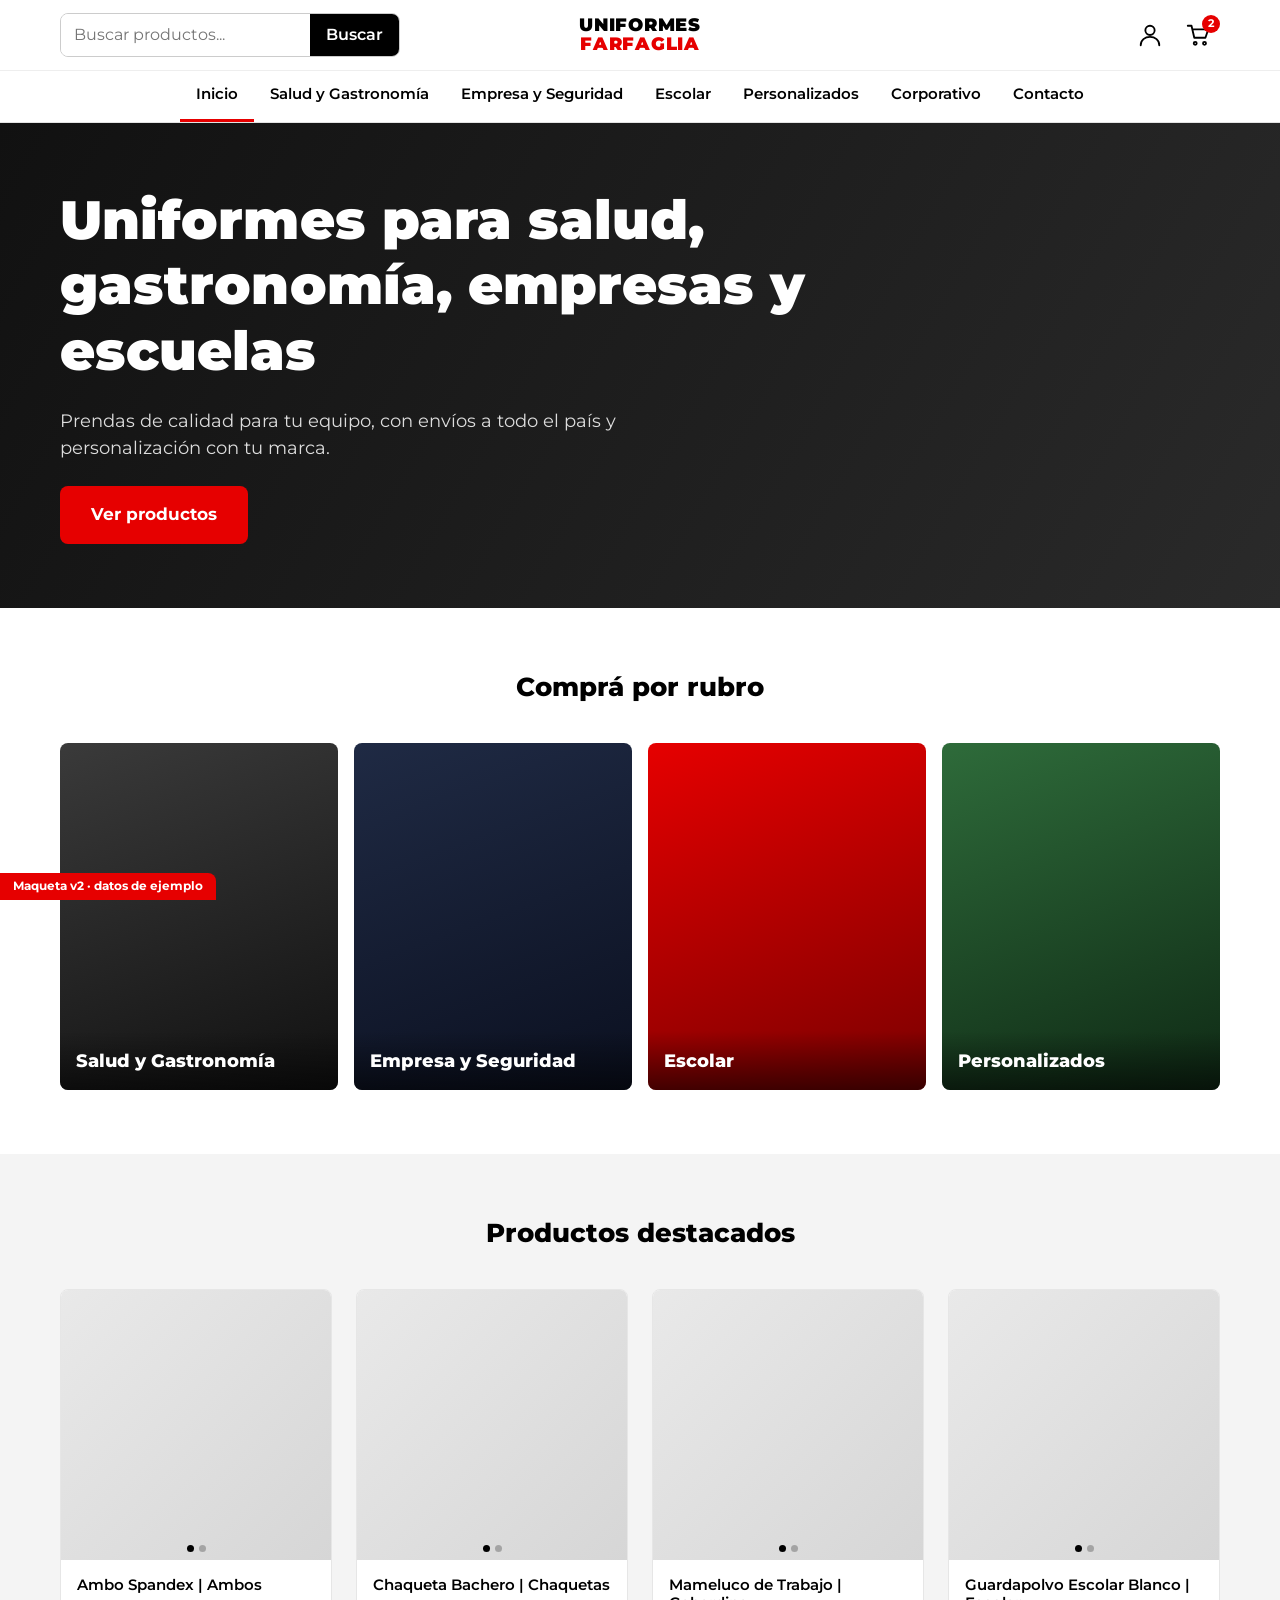
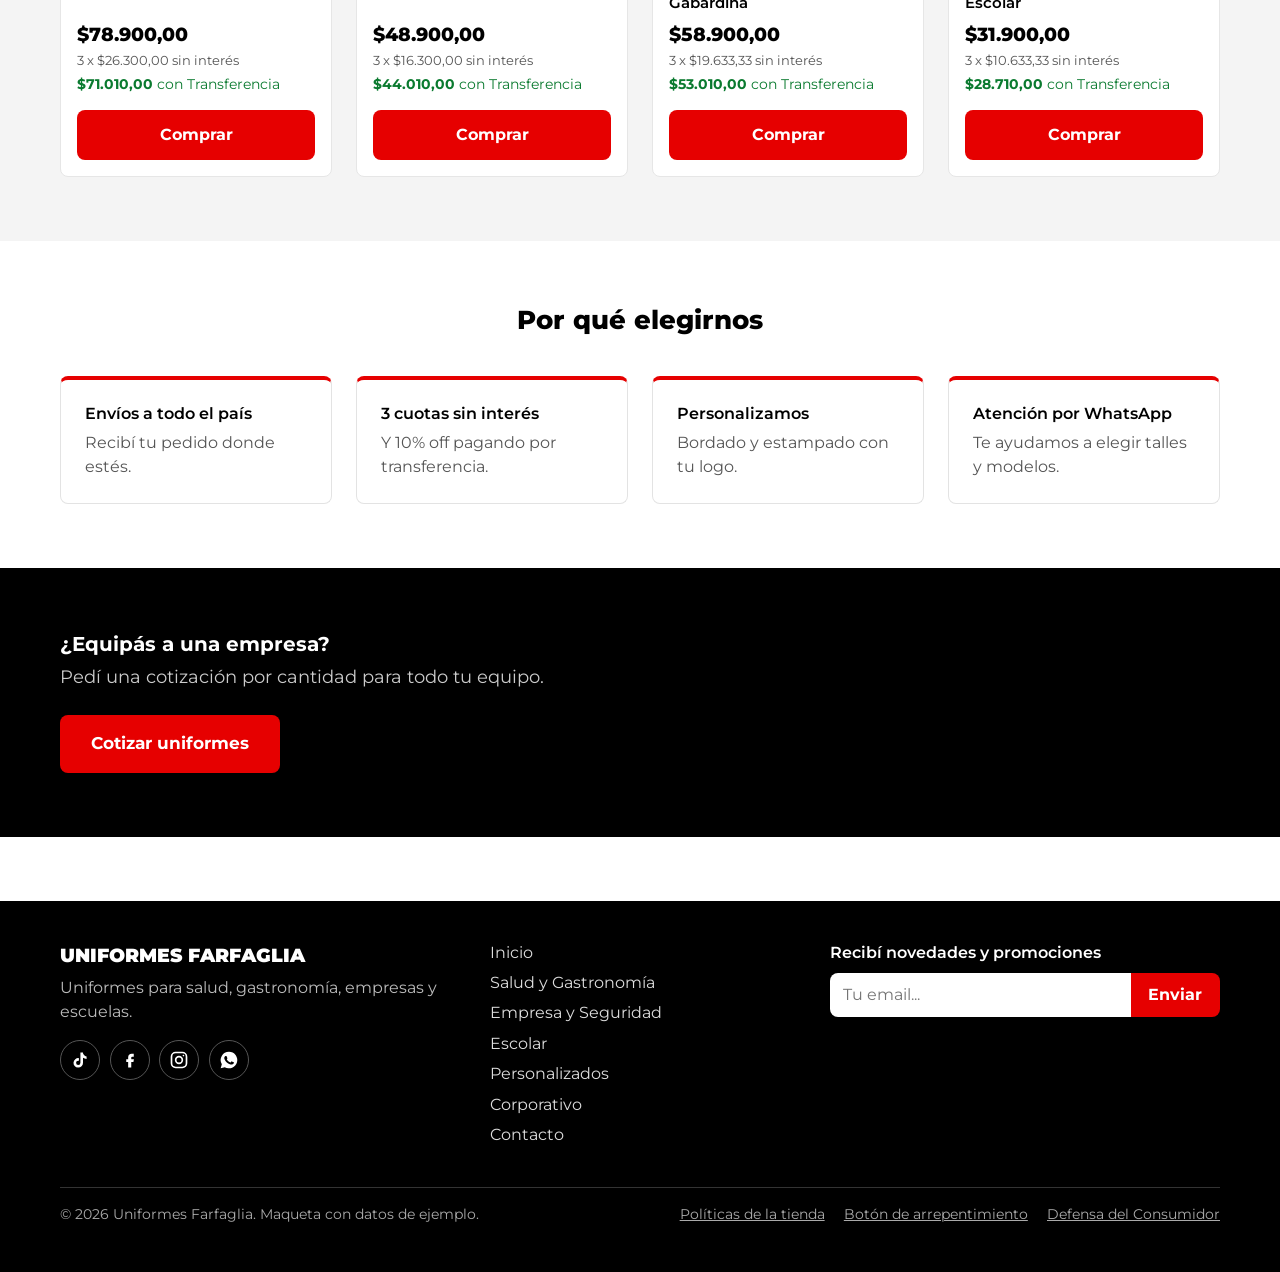
<file: index.html>
<!DOCTYPE html>
<html lang="es-AR">
<head>
  <meta charset="UTF-8">
  <meta name="viewport" content="width=device-width, initial-scale=1">
  <title>Uniformes Farfaglia | Maqueta</title>
  <meta name="description" content="Maqueta de la nueva tienda online de Uniformes Farfaglia.">
  <meta name="robots" content="noindex, nofollow">
  <link rel="preconnect" href="https://fonts.googleapis.com">
  <link rel="preconnect" href="https://fonts.gstatic.com" crossorigin>
  <link href="https://fonts.googleapis.com/css2?family=Inter:wght@400;600;800&family=Montserrat:wght@400;500;600;700;800;900&display=swap" rel="stylesheet">
  <link rel="stylesheet" href="./css/tokens.css?v=2">
  <link rel="stylesheet" href="./css/base.css?v=2">
  <link rel="stylesheet" href="./css/style.css?v=2">
</head>
<body>
<a class="skip-link" href="#contenido">Ir al contenido</a>
<header class="site-header" id="top">
  <div class="header-top">
    <button class="icono-btn menu-toggle" type="button" aria-label="Abrir menú" aria-expanded="false" aria-controls="nav-principal"><svg viewBox="0 0 28 28" fill="none" stroke="currentColor" stroke-width="2.2" stroke-linecap="round" aria-hidden="true"><path d="M4 8h20M4 14h20M4 20h20"/></svg></button>
    <form class="buscador" role="search" data-demo-form data-demo-titulo="Búsqueda de ejemplo" data-demo-texto="En el sitio final, acá se mostrarían los resultados de tu búsqueda.">
      <label class="sr-only" for="buscar">Buscar productos</label>
      <input id="buscar" type="search" placeholder="Buscar productos..." autocomplete="off">
      <button type="submit">Buscar</button>
    </form>
    <a class="logo" href="./index.html" aria-label="Uniformes Farfaglia, ir al inicio"><span>Uniformes</span><span>Farfaglia</span></a>
    <div class="header-acciones">
      <a class="icono-btn" href="./mi-cuenta.html" aria-label="Mi cuenta"><svg viewBox="0 0 28 28" fill="none" stroke="currentColor" stroke-width="2" stroke-linecap="round" stroke-linejoin="round" aria-hidden="true"><circle cx="14" cy="9" r="5"/><path d="M4 25c0-5.5 4.5-9 10-9s10 3.5 10 9"/></svg></a>
      <a class="icono-btn" href="./carrito.html" aria-label="Carrito"><svg viewBox="0 0 28 28" fill="none" stroke="currentColor" stroke-width="2" stroke-linecap="round" stroke-linejoin="round" aria-hidden="true"><path d="M3 4h4l3 13h12l3-9H8"/><circle cx="11" cy="23" r="1.6"/><circle cx="21" cy="23" r="1.6"/></svg><span class="badge" data-cart-count>2</span></a>
    </div>
  </div>
  <nav class="nav-principal" id="nav-principal" aria-label="Principal"><ul><li><a href="./index.html" aria-current="page">Inicio</a></li><li><a href="./salud-gastronomia.html">Salud y Gastronomía</a></li><li><a href="./empresa-seguridad.html" >Empresa y Seguridad</a></li><li><a href="./escolar.html">Escolar</a></li><li><a href="./personalizados.html">Personalizados</a></li><li><a href="./corporativo.html">Corporativo</a></li><li><a href="./contacto.html">Contacto</a></li></ul></nav>
</header>
<main id="contenido">
<section class="hero"><div class="contenedor">
  <h1>Uniformes para salud, gastronomía, empresas y escuelas</h1>
  <p>Prendas de calidad para tu equipo, con envíos a todo el país y personalización con tu marca.</p>
  <a class="btn btn-rojo btn-grande" href="./salud-gastronomia.html">Ver productos</a>
</div></section>

<section class="seccion" aria-labelledby="t-cat"><div class="contenedor"><h2 class="titulo-seccion" id="t-cat">Comprá por rubro</h2>
  <div class="categorias">
    <a class="categoria" href="./salud-gastronomia.html"><span>Salud y Gastronomía</span></a>
    <a class="categoria" href="./empresa-seguridad.html"><span>Empresa y Seguridad</span></a>
    <a class="categoria" href="./escolar.html"><span>Escolar</span></a>
    <a class="categoria" href="./personalizados.html"><span>Personalizados</span></a>
  </div></div></section>

<section class="seccion gris" aria-labelledby="t-dest"><div class="contenedor"><h2 class="titulo-seccion" id="t-dest">Productos destacados</h2>
  <div class="grid-productos"><article class="producto">
  <a class="producto-img" href="./producto.html" aria-label="Ver Ambo Spandex | Ambos"><div class="ph"></div><span class="dots-img" aria-hidden="true"><i class="on"></i><i></i></span></a>
  <div class="producto-info">
    <h3><a href="./producto.html">Ambo Spandex | Ambos</a></h3>
    <p class="p-precio">$78.900,00</p>
    <p class="p-cuotas">3 x $26.300,00 sin interés</p>
    <p class="p-transf"><strong>$71.010,00</strong> con Transferencia</p>
  </div>
  <button class="btn btn-rojo" type="button" data-add>Comprar</button>
</article><article class="producto">
  <a class="producto-img" href="./producto.html" aria-label="Ver Chaqueta Bachero | Chaquetas"><div class="ph"></div><span class="dots-img" aria-hidden="true"><i class="on"></i><i></i></span></a>
  <div class="producto-info">
    <h3><a href="./producto.html">Chaqueta Bachero | Chaquetas</a></h3>
    <p class="p-precio">$48.900,00</p>
    <p class="p-cuotas">3 x $16.300,00 sin interés</p>
    <p class="p-transf"><strong>$44.010,00</strong> con Transferencia</p>
  </div>
  <button class="btn btn-rojo" type="button" data-add>Comprar</button>
</article><article class="producto">
  <a class="producto-img" href="./producto.html" aria-label="Ver Mameluco de Trabajo | Gabardina"><div class="ph"></div><span class="dots-img" aria-hidden="true"><i class="on"></i><i></i></span></a>
  <div class="producto-info">
    <h3><a href="./producto.html">Mameluco de Trabajo | Gabardina</a></h3>
    <p class="p-precio">$58.900,00</p>
    <p class="p-cuotas">3 x $19.633,33 sin interés</p>
    <p class="p-transf"><strong>$53.010,00</strong> con Transferencia</p>
  </div>
  <button class="btn btn-rojo" type="button" data-add>Comprar</button>
</article><article class="producto">
  <a class="producto-img" href="./producto.html" aria-label="Ver Guardapolvo Escolar Blanco | Escolar"><div class="ph"></div><span class="dots-img" aria-hidden="true"><i class="on"></i><i></i></span></a>
  <div class="producto-info">
    <h3><a href="./producto.html">Guardapolvo Escolar Blanco | Escolar</a></h3>
    <p class="p-precio">$31.900,00</p>
    <p class="p-cuotas">3 x $10.633,33 sin interés</p>
    <p class="p-transf"><strong>$28.710,00</strong> con Transferencia</p>
  </div>
  <button class="btn btn-rojo" type="button" data-add>Comprar</button>
</article></div></div></section>

<section class="seccion" aria-labelledby="t-ben"><div class="contenedor"><h2 class="titulo-seccion" id="t-ben">Por qué elegirnos</h2>
  <div class="grid-info cuatro">
    <div class="tarjeta-info"><h3>Envíos a todo el país</h3><p>Recibí tu pedido donde estés.</p></div>
    <div class="tarjeta-info"><h3>3 cuotas sin interés</h3><p>Y 10% off pagando por transferencia.</p></div>
    <div class="tarjeta-info"><h3>Personalizamos</h3><p>Bordado y estampado con tu logo.</p></div>
    <div class="tarjeta-info"><h3>Atención por WhatsApp</h3><p>Te ayudamos a elegir talles y modelos.</p></div>
  </div></div></section>

<section class="banda-oscura"><div class="contenedor"><h2>¿Equipás a una empresa?</h2><p>Pedí una cotización por cantidad para todo tu equipo.</p><a class="btn btn-rojo btn-grande" href="./corporativo.html">Cotizar uniformes</a></div></section>
</main>
<footer class="site-footer">
  <div class="footer-grid">
    <div>
      <p class="footer-marca">Uniformes Farfaglia</p>
      <p class="footer-desc">Uniformes para salud, gastronomía, empresas y escuelas.</p>
      <div class="redes">
        <a href="#" aria-label="TikTok"><svg viewBox="0 0 24 24" fill="currentColor" aria-hidden="true"><path d="M16.6 5.8A4.3 4.3 0 0 1 15.5 3h-3v12.4a2.6 2.6 0 1 1-2.6-2.6c.3 0 .5 0 .8.1V9.8a5.7 5.7 0 1 0 4.9 5.6V9.3a7.3 7.3 0 0 0 4.3 1.4V7.7a4.3 4.3 0 0 1-3.3-1.9z"/></svg></a>
        <a href="#" aria-label="Facebook"><svg viewBox="0 0 24 24" fill="currentColor" aria-hidden="true"><path d="M14 8h2.5V4.5H14C11.5 4.5 9.8 6.2 9.8 8.7V11H7.5v3.5h2.3V21H13.5v-6.5h2.6l.6-3.5h-3.2V9.1c0-.6.4-1.1 1.1-1.1z"/></svg></a>
        <a href="#" aria-label="Instagram"><svg viewBox="0 0 24 24" fill="none" stroke="currentColor" stroke-width="2" aria-hidden="true"><rect x="3" y="3" width="18" height="18" rx="5"/><circle cx="12" cy="12" r="4"/><circle cx="17.3" cy="6.7" r="1" fill="currentColor" stroke="none"/></svg></a>
        <a href="https://wa.me/5491173076109" aria-label="WhatsApp"><svg viewBox="0 0 24 24" fill="currentColor" aria-hidden="true"><path d="M12 2a10 10 0 0 0-8.6 15.1L2 22l5-1.3A10 10 0 1 0 12 2zm5.2 14.2c-.2.6-1.3 1.2-1.8 1.2-.5.1-1 .2-3.3-.7-2.8-1.2-4.6-4-4.7-4.2-.1-.2-1.1-1.5-1.1-2.8s.7-2 1-2.3c.2-.3.5-.3.7-.3h.5c.2 0 .4 0 .6.5l.9 2.1c.1.2.1.4 0 .5l-.4.6c-.1.2-.3.3-.1.6.2.3.8 1.3 1.7 2.1 1.1 1 2 1.3 2.3 1.4.3.1.4.1.6-.1l.8-1c.2-.2.4-.2.6-.1l2 .9c.3.1.5.2.5.3.1.2.1.8-.1 1.4z"/></svg></a>
      </div>
    </div>
    <nav class="footer-nav" aria-label="Pie de página"><a href="./index.html">Inicio</a><a href="./salud-gastronomia.html">Salud y Gastronomía</a><a href="./empresa-seguridad.html">Empresa y Seguridad</a><a href="./escolar.html">Escolar</a><a href="./personalizados.html">Personalizados</a><a href="./corporativo.html">Corporativo</a><a href="./contacto.html">Contacto</a></nav>
    <form class="footer-sub" data-demo-form data-demo-titulo="Suscripción de ejemplo" data-demo-texto="En el sitio final, acá se registraría tu email para recibir novedades.">
      <label for="email-sub">Recibí novedades y promociones</label>
      <div class="suscribir">
        <input id="email-sub" type="email" placeholder="Tu email..." required>
        <button type="submit">Enviar</button>
      </div>
    </form>
  </div>
  <div class="footer-legal">
    <p>© 2026 Uniformes Farfaglia. Maqueta con datos de ejemplo.</p>
    <nav aria-label="Legal">
      <a href="./politicas.html">Políticas de la tienda</a>
      <a href="./politicas.html#arrepentimiento">Botón de arrepentimiento</a>
      <a href="./politicas.html#defensa-consumidor">Defensa del Consumidor</a>
    </nav>
  </div>
</footer>
<div class="ribbon-demo" aria-hidden="true">Maqueta v2 · datos de ejemplo</div>
<dialog class="dlg" id="dlg-demo" aria-labelledby="dlg-titulo">
  <h2 id="dlg-titulo" data-dlg-titulo>Esto es una maqueta</h2>
  <p data-dlg-texto>Esta acción no envía datos.</p>
  <button class="btn btn-rojo" type="button" data-dlg-cerrar>Entendido</button>
</dialog>
<script src="./js/main.js?v=2" defer></script>
</body>
</html>
</file>
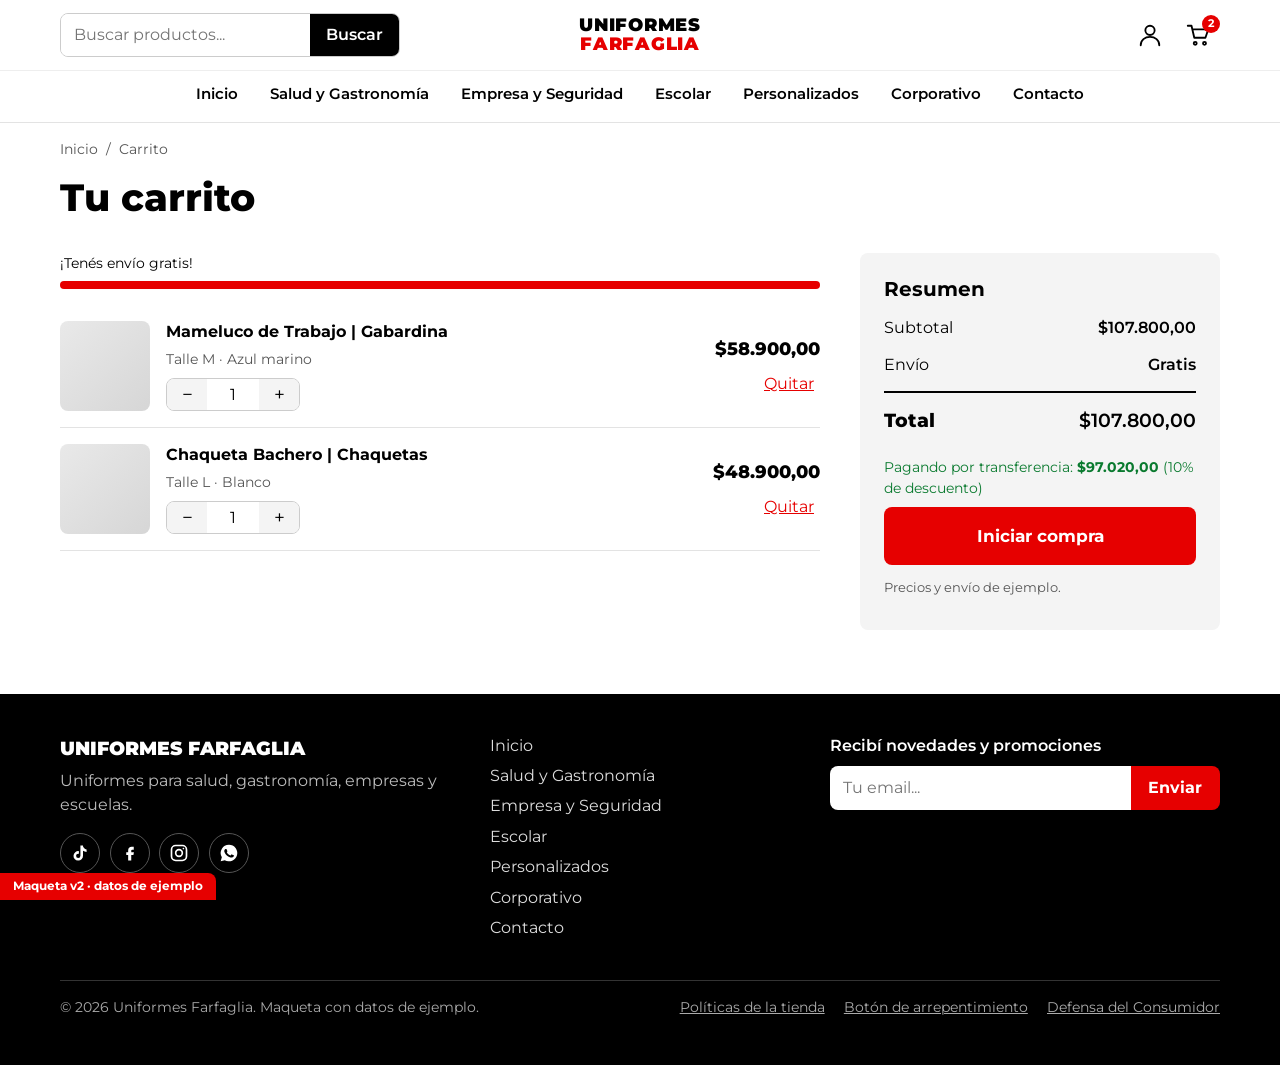
<file: carrito.html>
<!DOCTYPE html>
<html lang="es-AR">
<head>
  <meta charset="UTF-8">
  <meta name="viewport" content="width=device-width, initial-scale=1">
  <title>Carrito | Uniformes Farfaglia</title>
  <meta name="description" content="Maqueta de la nueva tienda online de Uniformes Farfaglia.">
  <meta name="robots" content="noindex, nofollow">
  <link rel="preconnect" href="https://fonts.googleapis.com">
  <link rel="preconnect" href="https://fonts.gstatic.com" crossorigin>
  <link href="https://fonts.googleapis.com/css2?family=Inter:wght@400;600;800&family=Montserrat:wght@400;500;600;700;800;900&display=swap" rel="stylesheet">
  <link rel="stylesheet" href="./css/tokens.css?v=2">
  <link rel="stylesheet" href="./css/base.css?v=2">
  <link rel="stylesheet" href="./css/style.css?v=2">
</head>
<body>
<a class="skip-link" href="#contenido">Ir al contenido</a>
<header class="site-header" id="top">
  <div class="header-top">
    <button class="icono-btn menu-toggle" type="button" aria-label="Abrir menú" aria-expanded="false" aria-controls="nav-principal"><svg viewBox="0 0 28 28" fill="none" stroke="currentColor" stroke-width="2.2" stroke-linecap="round" aria-hidden="true"><path d="M4 8h20M4 14h20M4 20h20"/></svg></button>
    <form class="buscador" role="search" data-demo-form data-demo-titulo="Búsqueda de ejemplo" data-demo-texto="En el sitio final, acá se mostrarían los resultados de tu búsqueda.">
      <label class="sr-only" for="buscar">Buscar productos</label>
      <input id="buscar" type="search" placeholder="Buscar productos..." autocomplete="off">
      <button type="submit">Buscar</button>
    </form>
    <a class="logo" href="./index.html" aria-label="Uniformes Farfaglia, ir al inicio"><span>Uniformes</span><span>Farfaglia</span></a>
    <div class="header-acciones">
      <a class="icono-btn" href="./mi-cuenta.html" aria-label="Mi cuenta"><svg viewBox="0 0 28 28" fill="none" stroke="currentColor" stroke-width="2" stroke-linecap="round" stroke-linejoin="round" aria-hidden="true"><circle cx="14" cy="9" r="5"/><path d="M4 25c0-5.5 4.5-9 10-9s10 3.5 10 9"/></svg></a>
      <a class="icono-btn" href="./carrito.html" aria-label="Carrito"><svg viewBox="0 0 28 28" fill="none" stroke="currentColor" stroke-width="2" stroke-linecap="round" stroke-linejoin="round" aria-hidden="true"><path d="M3 4h4l3 13h12l3-9H8"/><circle cx="11" cy="23" r="1.6"/><circle cx="21" cy="23" r="1.6"/></svg><span class="badge" data-cart-count>2</span></a>
    </div>
  </div>
  <nav class="nav-principal" id="nav-principal" aria-label="Principal"><ul><li><a href="./index.html">Inicio</a></li><li><a href="./salud-gastronomia.html">Salud y Gastronomía</a></li><li><a href="./empresa-seguridad.html">Empresa y Seguridad</a></li><li><a href="./escolar.html">Escolar</a></li><li><a href="./personalizados.html">Personalizados</a></li><li><a href="./corporativo.html">Corporativo</a></li><li><a href="./contacto.html">Contacto</a></li></ul></nav>
</header>
<main id="contenido">
<nav class="migas contenedor" aria-label="Migas de pan"><a href="./index.html">Inicio</a><span aria-hidden="true">/</span><span>Carrito</span></nav>
<div class="contenedor cabecera-pagina"><h1>Tu carrito</h1></div>
<div class="contenedor carrito">
  <section aria-label="Productos del carrito">
    <p class="vacio" data-vacio hidden>Tu carrito está vacío. <a href="./index.html"><strong>Seguí comprando</strong></a></p>
    <div data-con-items>
      <div class="progreso-envio"><span data-progreso-texto></span><div class="barra"><i data-progreso-barra></i></div></div>
      <div class="item-carrito" data-item data-precio="58900">
  <div class="ph" role="img" aria-label="Foto del producto"></div>
  <div><h2><a href="./producto.html">Mameluco de Trabajo | Gabardina</a></h2><p class="meta">Talle M · Azul marino</p>
    <div class="cantidad"><button type="button" data-paso="menos" aria-label="Menos">−</button><input type="number" value="1" min="1" max="99" aria-label="Cantidad"><button type="button" data-paso="mas" aria-label="Más">+</button></div></div>
  <div class="derecha"><span class="subtotal" data-subtotal>$58.900,00</span><button class="quitar" type="button">Quitar</button></div>
</div>
      <div class="item-carrito" data-item data-precio="48900">
  <div class="ph" role="img" aria-label="Foto del producto"></div>
  <div><h2><a href="./producto.html">Chaqueta Bachero | Chaquetas</a></h2><p class="meta">Talle L · Blanco</p>
    <div class="cantidad"><button type="button" data-paso="menos" aria-label="Menos">−</button><input type="number" value="1" min="1" max="99" aria-label="Cantidad"><button type="button" data-paso="mas" aria-label="Más">+</button></div></div>
  <div class="derecha"><span class="subtotal" data-subtotal>$48.900,00</span><button class="quitar" type="button">Quitar</button></div>
</div>
    </div>
  </section>
  <aside class="resumen" aria-labelledby="t-res" data-con-items>
    <h2 id="t-res">Resumen</h2>
    <dl>
      <div class="fila"><dt>Subtotal</dt><dd data-resumen-subtotal></dd></div>
      <div class="fila"><dt>Envío</dt><dd data-resumen-envio></dd></div>
      <div class="fila total"><dt>Total</dt><dd data-resumen-total></dd></div>
    </dl>
    <p class="nota">Pagando por transferencia: <strong data-resumen-transf></strong> (10% de descuento)</p>
    <a class="btn btn-rojo btn-grande btn-bloque" href="./finalizar-compra.html">Iniciar compra</a>
    <p class="aviso-demo">Precios y envío de ejemplo.</p>
  </aside>
</div>
</main>
<footer class="site-footer">
  <div class="footer-grid">
    <div>
      <p class="footer-marca">Uniformes Farfaglia</p>
      <p class="footer-desc">Uniformes para salud, gastronomía, empresas y escuelas.</p>
      <div class="redes">
        <a href="#" aria-label="TikTok"><svg viewBox="0 0 24 24" fill="currentColor" aria-hidden="true"><path d="M16.6 5.8A4.3 4.3 0 0 1 15.5 3h-3v12.4a2.6 2.6 0 1 1-2.6-2.6c.3 0 .5 0 .8.1V9.8a5.7 5.7 0 1 0 4.9 5.6V9.3a7.3 7.3 0 0 0 4.3 1.4V7.7a4.3 4.3 0 0 1-3.3-1.9z"/></svg></a>
        <a href="#" aria-label="Facebook"><svg viewBox="0 0 24 24" fill="currentColor" aria-hidden="true"><path d="M14 8h2.5V4.5H14C11.5 4.5 9.8 6.2 9.8 8.7V11H7.5v3.5h2.3V21H13.5v-6.5h2.6l.6-3.5h-3.2V9.1c0-.6.4-1.1 1.1-1.1z"/></svg></a>
        <a href="#" aria-label="Instagram"><svg viewBox="0 0 24 24" fill="none" stroke="currentColor" stroke-width="2" aria-hidden="true"><rect x="3" y="3" width="18" height="18" rx="5"/><circle cx="12" cy="12" r="4"/><circle cx="17.3" cy="6.7" r="1" fill="currentColor" stroke="none"/></svg></a>
        <a href="https://wa.me/5491173076109" aria-label="WhatsApp"><svg viewBox="0 0 24 24" fill="currentColor" aria-hidden="true"><path d="M12 2a10 10 0 0 0-8.6 15.1L2 22l5-1.3A10 10 0 1 0 12 2zm5.2 14.2c-.2.6-1.3 1.2-1.8 1.2-.5.1-1 .2-3.3-.7-2.8-1.2-4.6-4-4.7-4.2-.1-.2-1.1-1.5-1.1-2.8s.7-2 1-2.3c.2-.3.5-.3.7-.3h.5c.2 0 .4 0 .6.5l.9 2.1c.1.2.1.4 0 .5l-.4.6c-.1.2-.3.3-.1.6.2.3.8 1.3 1.7 2.1 1.1 1 2 1.3 2.3 1.4.3.1.4.1.6-.1l.8-1c.2-.2.4-.2.6-.1l2 .9c.3.1.5.2.5.3.1.2.1.8-.1 1.4z"/></svg></a>
      </div>
    </div>
    <nav class="footer-nav" aria-label="Pie de página"><a href="./index.html">Inicio</a><a href="./salud-gastronomia.html">Salud y Gastronomía</a><a href="./empresa-seguridad.html">Empresa y Seguridad</a><a href="./escolar.html">Escolar</a><a href="./personalizados.html">Personalizados</a><a href="./corporativo.html">Corporativo</a><a href="./contacto.html">Contacto</a></nav>
    <form class="footer-sub" data-demo-form data-demo-titulo="Suscripción de ejemplo" data-demo-texto="En el sitio final, acá se registraría tu email para recibir novedades.">
      <label for="email-sub">Recibí novedades y promociones</label>
      <div class="suscribir">
        <input id="email-sub" type="email" placeholder="Tu email..." required>
        <button type="submit">Enviar</button>
      </div>
    </form>
  </div>
  <div class="footer-legal">
    <p>© 2026 Uniformes Farfaglia. Maqueta con datos de ejemplo.</p>
    <nav aria-label="Legal">
      <a href="./politicas.html">Políticas de la tienda</a>
      <a href="./politicas.html#arrepentimiento">Botón de arrepentimiento</a>
      <a href="./politicas.html#defensa-consumidor">Defensa del Consumidor</a>
    </nav>
  </div>
</footer>
<div class="ribbon-demo" aria-hidden="true">Maqueta v2 · datos de ejemplo</div>
<dialog class="dlg" id="dlg-demo" aria-labelledby="dlg-titulo">
  <h2 id="dlg-titulo" data-dlg-titulo>Esto es una maqueta</h2>
  <p data-dlg-texto>Esta acción no envía datos.</p>
  <button class="btn btn-rojo" type="button" data-dlg-cerrar>Entendido</button>
</dialog>
<script src="./js/main.js?v=2" defer></script>
</body>
</html>
</file>
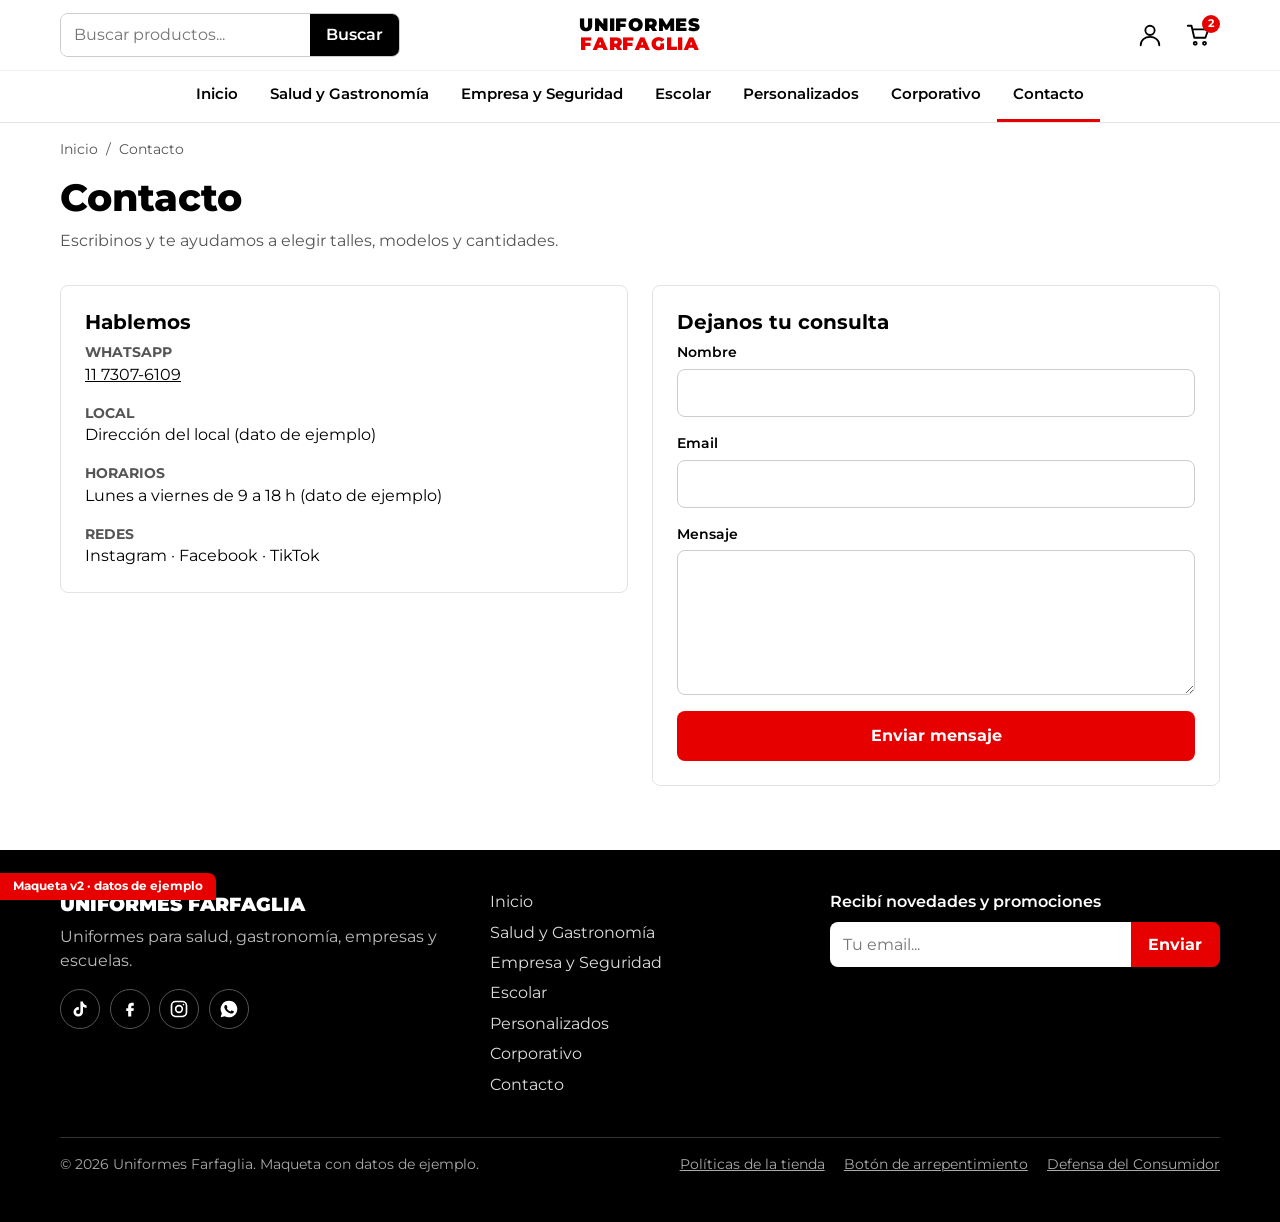
<file: contacto.html>
<!DOCTYPE html>
<html lang="es-AR">
<head>
  <meta charset="UTF-8">
  <meta name="viewport" content="width=device-width, initial-scale=1">
  <title>Contacto | Uniformes Farfaglia</title>
  <meta name="description" content="Maqueta de la nueva tienda online de Uniformes Farfaglia.">
  <meta name="robots" content="noindex, nofollow">
  <link rel="preconnect" href="https://fonts.googleapis.com">
  <link rel="preconnect" href="https://fonts.gstatic.com" crossorigin>
  <link href="https://fonts.googleapis.com/css2?family=Inter:wght@400;600;800&family=Montserrat:wght@400;500;600;700;800;900&display=swap" rel="stylesheet">
  <link rel="stylesheet" href="./css/tokens.css?v=2">
  <link rel="stylesheet" href="./css/base.css?v=2">
  <link rel="stylesheet" href="./css/style.css?v=2">
</head>
<body>
<a class="skip-link" href="#contenido">Ir al contenido</a>
<header class="site-header" id="top">
  <div class="header-top">
    <button class="icono-btn menu-toggle" type="button" aria-label="Abrir menú" aria-expanded="false" aria-controls="nav-principal"><svg viewBox="0 0 28 28" fill="none" stroke="currentColor" stroke-width="2.2" stroke-linecap="round" aria-hidden="true"><path d="M4 8h20M4 14h20M4 20h20"/></svg></button>
    <form class="buscador" role="search" data-demo-form data-demo-titulo="Búsqueda de ejemplo" data-demo-texto="En el sitio final, acá se mostrarían los resultados de tu búsqueda.">
      <label class="sr-only" for="buscar">Buscar productos</label>
      <input id="buscar" type="search" placeholder="Buscar productos..." autocomplete="off">
      <button type="submit">Buscar</button>
    </form>
    <a class="logo" href="./index.html" aria-label="Uniformes Farfaglia, ir al inicio"><span>Uniformes</span><span>Farfaglia</span></a>
    <div class="header-acciones">
      <a class="icono-btn" href="./mi-cuenta.html" aria-label="Mi cuenta"><svg viewBox="0 0 28 28" fill="none" stroke="currentColor" stroke-width="2" stroke-linecap="round" stroke-linejoin="round" aria-hidden="true"><circle cx="14" cy="9" r="5"/><path d="M4 25c0-5.5 4.5-9 10-9s10 3.5 10 9"/></svg></a>
      <a class="icono-btn" href="./carrito.html" aria-label="Carrito"><svg viewBox="0 0 28 28" fill="none" stroke="currentColor" stroke-width="2" stroke-linecap="round" stroke-linejoin="round" aria-hidden="true"><path d="M3 4h4l3 13h12l3-9H8"/><circle cx="11" cy="23" r="1.6"/><circle cx="21" cy="23" r="1.6"/></svg><span class="badge" data-cart-count>2</span></a>
    </div>
  </div>
  <nav class="nav-principal" id="nav-principal" aria-label="Principal"><ul><li><a href="./index.html">Inicio</a></li><li><a href="./salud-gastronomia.html">Salud y Gastronomía</a></li><li><a href="./empresa-seguridad.html">Empresa y Seguridad</a></li><li><a href="./escolar.html">Escolar</a></li><li><a href="./personalizados.html">Personalizados</a></li><li><a href="./corporativo.html">Corporativo</a></li><li><a href="./contacto.html" aria-current="page">Contacto</a></li></ul></nav>
</header>
<main id="contenido">
<nav class="migas contenedor" aria-label="Migas de pan"><a href="./index.html">Inicio</a><span aria-hidden="true">/</span><span>Contacto</span></nav>
<div class="contenedor cabecera-pagina"><h1>Contacto</h1><p>Escribinos y te ayudamos a elegir talles, modelos y cantidades.</p></div>
<div class="contenedor dos-col">
  <section class="caja" aria-labelledby="t-dat"><h2 id="t-dat">Hablemos</h2>
    <dl class="lista-contacto">
      <div><dt>WhatsApp</dt><dd><a href="https://wa.me/5491173076109?text=Hola%2C%20quisiera%20hacer%20una%20consulta%20sobre%20Uniformes%20Farfaglia.">11 7307-6109</a></dd></div>
      <div><dt>Local</dt><dd>Dirección del local (dato de ejemplo)</dd></div>
      <div><dt>Horarios</dt><dd>Lunes a viernes de 9 a 18 h (dato de ejemplo)</dd></div>
      <div><dt>Redes</dt><dd>Instagram · Facebook · TikTok</dd></div>
    </dl></section>
  <form class="caja" data-demo-form data-demo-titulo="Mensaje de ejemplo" data-demo-texto="Esta es una maqueta: el mensaje no se envía.">
    <h2>Dejanos tu consulta</h2>
    <div class="campo"><label for="m-nom">Nombre</label><input class="input" id="m-nom" required></div>
    <div class="campo"><label for="m-mail">Email</label><input class="input" id="m-mail" type="email" required></div>
    <div class="campo"><label for="m-msg">Mensaje</label><textarea class="input" id="m-msg" rows="5" required></textarea></div>
    <button class="btn btn-rojo btn-bloque" type="submit">Enviar mensaje</button>
  </form>
</div>
</main>
<footer class="site-footer">
  <div class="footer-grid">
    <div>
      <p class="footer-marca">Uniformes Farfaglia</p>
      <p class="footer-desc">Uniformes para salud, gastronomía, empresas y escuelas.</p>
      <div class="redes">
        <a href="#" aria-label="TikTok"><svg viewBox="0 0 24 24" fill="currentColor" aria-hidden="true"><path d="M16.6 5.8A4.3 4.3 0 0 1 15.5 3h-3v12.4a2.6 2.6 0 1 1-2.6-2.6c.3 0 .5 0 .8.1V9.8a5.7 5.7 0 1 0 4.9 5.6V9.3a7.3 7.3 0 0 0 4.3 1.4V7.7a4.3 4.3 0 0 1-3.3-1.9z"/></svg></a>
        <a href="#" aria-label="Facebook"><svg viewBox="0 0 24 24" fill="currentColor" aria-hidden="true"><path d="M14 8h2.5V4.5H14C11.5 4.5 9.8 6.2 9.8 8.7V11H7.5v3.5h2.3V21H13.5v-6.5h2.6l.6-3.5h-3.2V9.1c0-.6.4-1.1 1.1-1.1z"/></svg></a>
        <a href="#" aria-label="Instagram"><svg viewBox="0 0 24 24" fill="none" stroke="currentColor" stroke-width="2" aria-hidden="true"><rect x="3" y="3" width="18" height="18" rx="5"/><circle cx="12" cy="12" r="4"/><circle cx="17.3" cy="6.7" r="1" fill="currentColor" stroke="none"/></svg></a>
        <a href="https://wa.me/5491173076109" aria-label="WhatsApp"><svg viewBox="0 0 24 24" fill="currentColor" aria-hidden="true"><path d="M12 2a10 10 0 0 0-8.6 15.1L2 22l5-1.3A10 10 0 1 0 12 2zm5.2 14.2c-.2.6-1.3 1.2-1.8 1.2-.5.1-1 .2-3.3-.7-2.8-1.2-4.6-4-4.7-4.2-.1-.2-1.1-1.5-1.1-2.8s.7-2 1-2.3c.2-.3.5-.3.7-.3h.5c.2 0 .4 0 .6.5l.9 2.1c.1.2.1.4 0 .5l-.4.6c-.1.2-.3.3-.1.6.2.3.8 1.3 1.7 2.1 1.1 1 2 1.3 2.3 1.4.3.1.4.1.6-.1l.8-1c.2-.2.4-.2.6-.1l2 .9c.3.1.5.2.5.3.1.2.1.8-.1 1.4z"/></svg></a>
      </div>
    </div>
    <nav class="footer-nav" aria-label="Pie de página"><a href="./index.html">Inicio</a><a href="./salud-gastronomia.html">Salud y Gastronomía</a><a href="./empresa-seguridad.html">Empresa y Seguridad</a><a href="./escolar.html">Escolar</a><a href="./personalizados.html">Personalizados</a><a href="./corporativo.html">Corporativo</a><a href="./contacto.html">Contacto</a></nav>
    <form class="footer-sub" data-demo-form data-demo-titulo="Suscripción de ejemplo" data-demo-texto="En el sitio final, acá se registraría tu email para recibir novedades.">
      <label for="email-sub">Recibí novedades y promociones</label>
      <div class="suscribir">
        <input id="email-sub" type="email" placeholder="Tu email..." required>
        <button type="submit">Enviar</button>
      </div>
    </form>
  </div>
  <div class="footer-legal">
    <p>© 2026 Uniformes Farfaglia. Maqueta con datos de ejemplo.</p>
    <nav aria-label="Legal">
      <a href="./politicas.html">Políticas de la tienda</a>
      <a href="./politicas.html#arrepentimiento">Botón de arrepentimiento</a>
      <a href="./politicas.html#defensa-consumidor">Defensa del Consumidor</a>
    </nav>
  </div>
</footer>
<div class="ribbon-demo" aria-hidden="true">Maqueta v2 · datos de ejemplo</div>
<dialog class="dlg" id="dlg-demo" aria-labelledby="dlg-titulo">
  <h2 id="dlg-titulo" data-dlg-titulo>Esto es una maqueta</h2>
  <p data-dlg-texto>Esta acción no envía datos.</p>
  <button class="btn btn-rojo" type="button" data-dlg-cerrar>Entendido</button>
</dialog>
<script src="./js/main.js?v=2" defer></script>
</body>
</html>
</file>
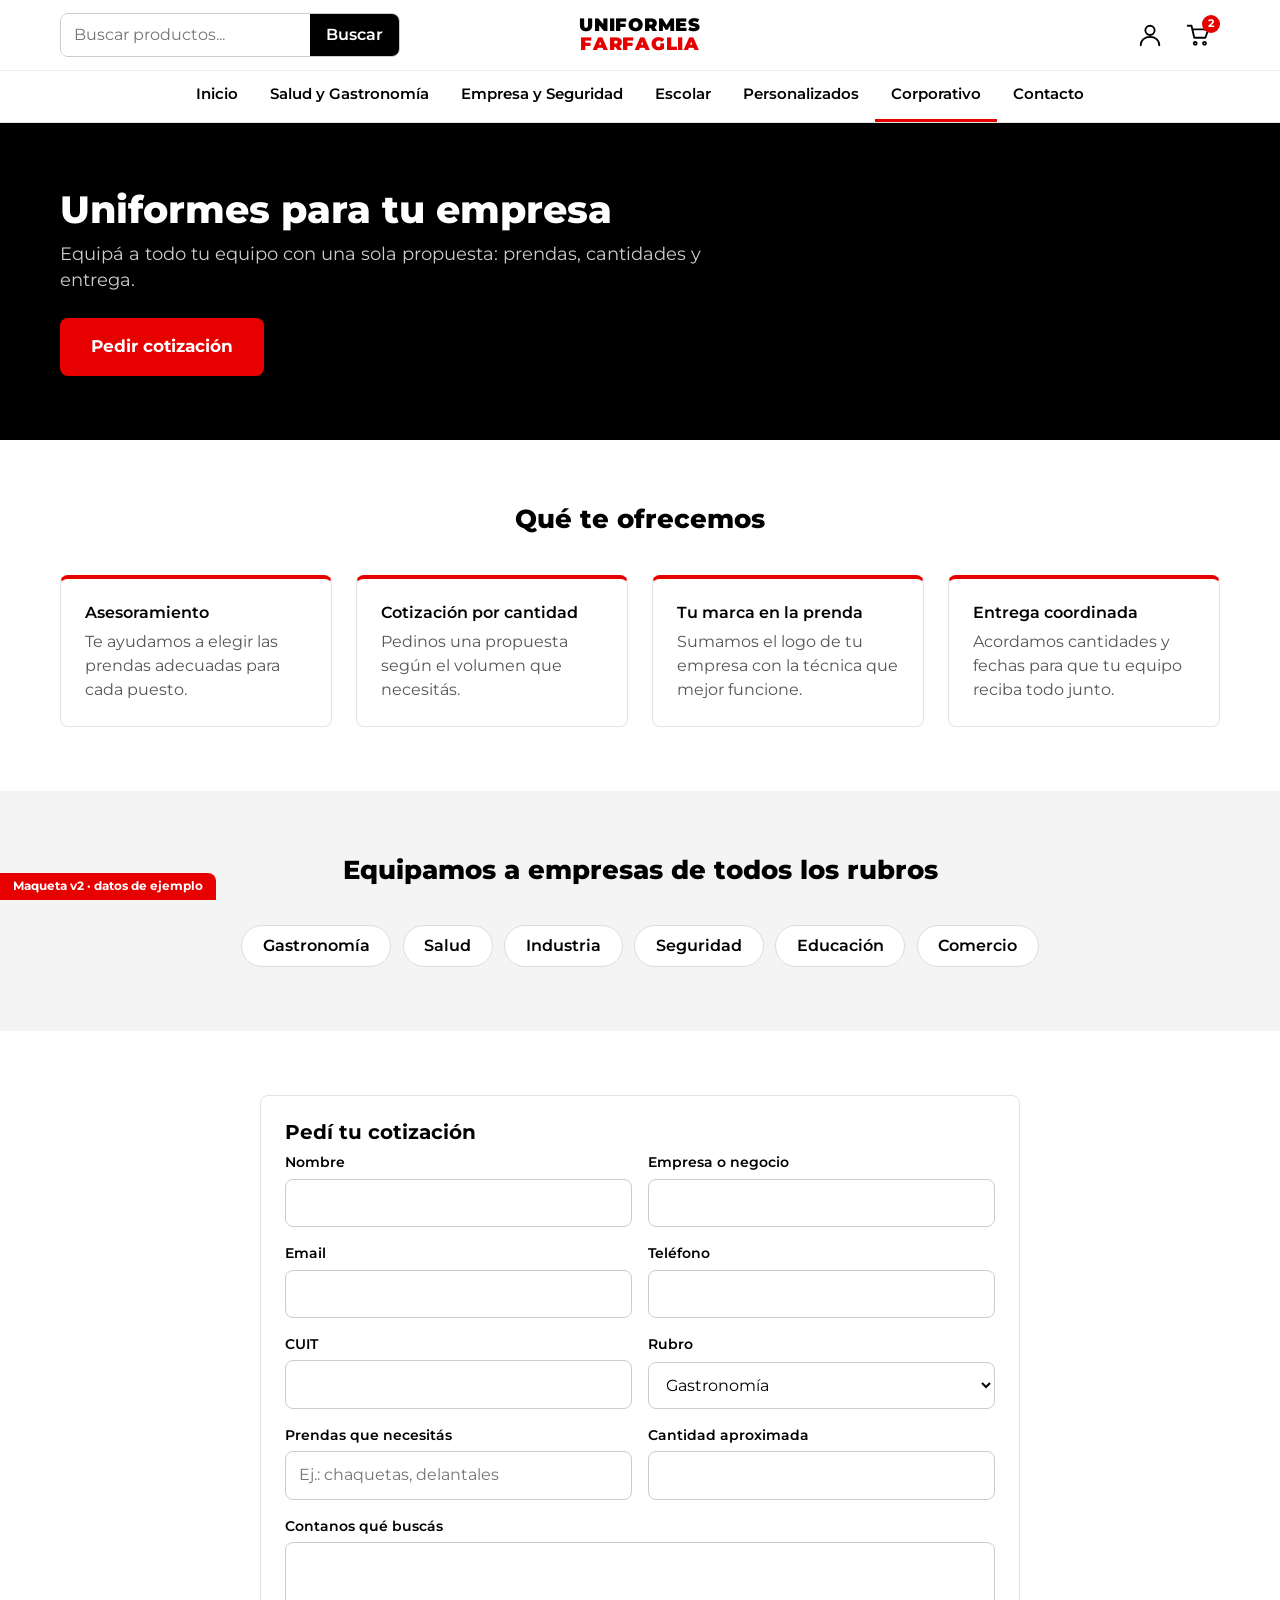
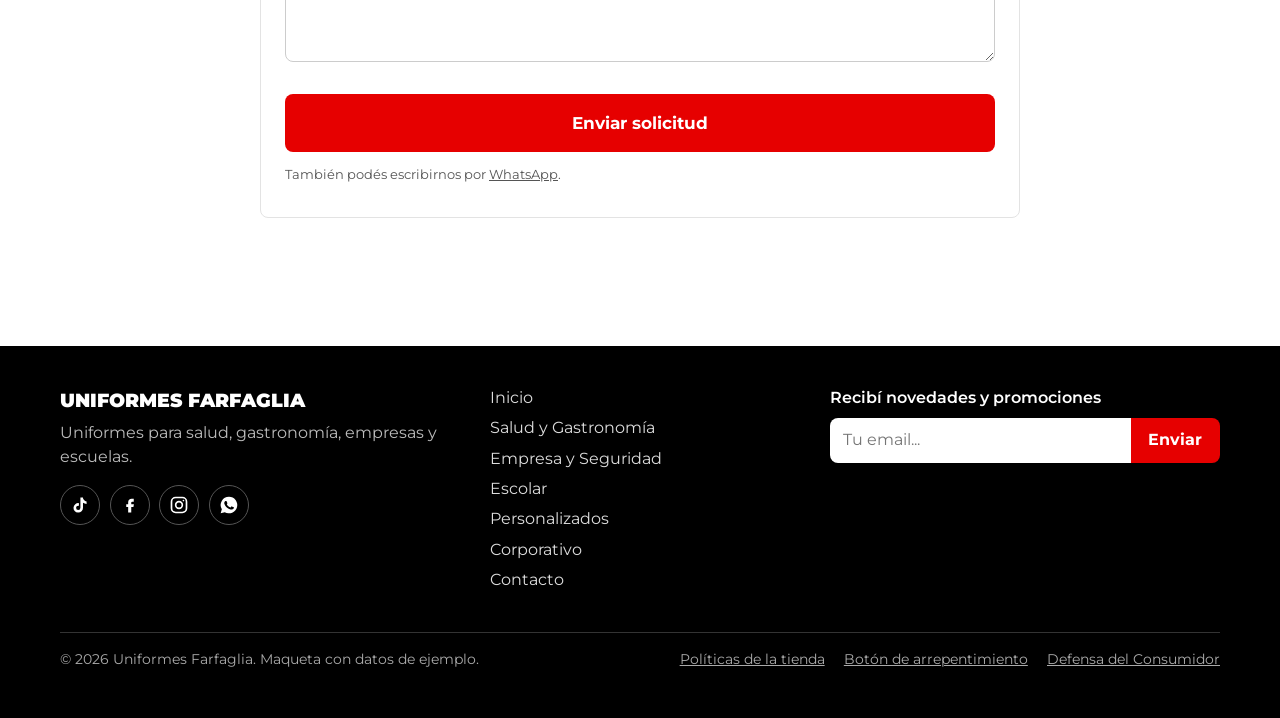
<file: corporativo.html>
<!DOCTYPE html>
<html lang="es-AR">
<head>
  <meta charset="UTF-8">
  <meta name="viewport" content="width=device-width, initial-scale=1">
  <title>Corporativo | Uniformes Farfaglia</title>
  <meta name="description" content="Maqueta de la nueva tienda online de Uniformes Farfaglia.">
  <meta name="robots" content="noindex, nofollow">
  <link rel="preconnect" href="https://fonts.googleapis.com">
  <link rel="preconnect" href="https://fonts.gstatic.com" crossorigin>
  <link href="https://fonts.googleapis.com/css2?family=Inter:wght@400;600;800&family=Montserrat:wght@400;500;600;700;800;900&display=swap" rel="stylesheet">
  <link rel="stylesheet" href="./css/tokens.css?v=2">
  <link rel="stylesheet" href="./css/base.css?v=2">
  <link rel="stylesheet" href="./css/style.css?v=2">
</head>
<body>
<a class="skip-link" href="#contenido">Ir al contenido</a>
<header class="site-header" id="top">
  <div class="header-top">
    <button class="icono-btn menu-toggle" type="button" aria-label="Abrir menú" aria-expanded="false" aria-controls="nav-principal"><svg viewBox="0 0 28 28" fill="none" stroke="currentColor" stroke-width="2.2" stroke-linecap="round" aria-hidden="true"><path d="M4 8h20M4 14h20M4 20h20"/></svg></button>
    <form class="buscador" role="search" data-demo-form data-demo-titulo="Búsqueda de ejemplo" data-demo-texto="En el sitio final, acá se mostrarían los resultados de tu búsqueda.">
      <label class="sr-only" for="buscar">Buscar productos</label>
      <input id="buscar" type="search" placeholder="Buscar productos..." autocomplete="off">
      <button type="submit">Buscar</button>
    </form>
    <a class="logo" href="./index.html" aria-label="Uniformes Farfaglia, ir al inicio"><span>Uniformes</span><span>Farfaglia</span></a>
    <div class="header-acciones">
      <a class="icono-btn" href="./mi-cuenta.html" aria-label="Mi cuenta"><svg viewBox="0 0 28 28" fill="none" stroke="currentColor" stroke-width="2" stroke-linecap="round" stroke-linejoin="round" aria-hidden="true"><circle cx="14" cy="9" r="5"/><path d="M4 25c0-5.5 4.5-9 10-9s10 3.5 10 9"/></svg></a>
      <a class="icono-btn" href="./carrito.html" aria-label="Carrito"><svg viewBox="0 0 28 28" fill="none" stroke="currentColor" stroke-width="2" stroke-linecap="round" stroke-linejoin="round" aria-hidden="true"><path d="M3 4h4l3 13h12l3-9H8"/><circle cx="11" cy="23" r="1.6"/><circle cx="21" cy="23" r="1.6"/></svg><span class="badge" data-cart-count>2</span></a>
    </div>
  </div>
  <nav class="nav-principal" id="nav-principal" aria-label="Principal"><ul><li><a href="./index.html">Inicio</a></li><li><a href="./salud-gastronomia.html">Salud y Gastronomía</a></li><li><a href="./empresa-seguridad.html">Empresa y Seguridad</a></li><li><a href="./escolar.html">Escolar</a></li><li><a href="./personalizados.html">Personalizados</a></li><li><a href="./corporativo.html" aria-current="page">Corporativo</a></li><li><a href="./contacto.html">Contacto</a></li></ul></nav>
</header>
<main id="contenido">
<section class="banda-oscura"><div class="contenedor"><h1>Uniformes para tu empresa</h1>
<p>Equipá a todo tu equipo con una sola propuesta: prendas, cantidades y entrega.</p>
<a class="btn btn-rojo btn-grande" href="#cotizar">Pedir cotización</a></div></section>
<section class="seccion" aria-labelledby="t-ben"><div class="contenedor"><h2 class="titulo-seccion" id="t-ben">Qué te ofrecemos</h2><div class="grid-info cuatro"><div class="tarjeta-info"><h3>Asesoramiento</h3><p>Te ayudamos a elegir las prendas adecuadas para cada puesto.</p></div><div class="tarjeta-info"><h3>Cotización por cantidad</h3><p>Pedinos una propuesta según el volumen que necesitás.</p></div><div class="tarjeta-info"><h3>Tu marca en la prenda</h3><p>Sumamos el logo de tu empresa con la técnica que mejor funcione.</p></div><div class="tarjeta-info"><h3>Entrega coordinada</h3><p>Acordamos cantidades y fechas para que tu equipo reciba todo junto.</p></div></div></div></section>
<section class="seccion gris" aria-labelledby="t-rub"><div class="contenedor"><h2 class="titulo-seccion" id="t-rub">Equipamos a empresas de todos los rubros</h2><ul class="rubros"><li>Gastronomía</li><li>Salud</li><li>Industria</li><li>Seguridad</li><li>Educación</li><li>Comercio</li></ul></div></section>
<section class="seccion"><div class="contenedor" style="max-width:760px"><form class="caja" id="cotizar" data-demo-form data-demo-titulo="Cotización de ejemplo" data-demo-texto="Esta es una maqueta: el pedido de cotización no se envía.">
  <h2>Pedí tu cotización</h2>
  <div class="grid-form">
    <div class="campo"><label for="q-nom">Nombre</label><input class="input" id="q-nom" required></div>
    <div class="campo"><label for="q-emp">Empresa o negocio</label><input class="input" id="q-emp"></div>
    <div class="campo"><label for="q-mail">Email</label><input class="input" id="q-mail" type="email" required></div>
    <div class="campo"><label for="q-tel">Teléfono</label><input class="input" id="q-tel" type="tel"></div>
    <div class="campo"><label for="q-cuit">CUIT</label><input class="input" id="q-cuit" inputmode="numeric"></div><div class="campo"><label for="q-rub">Rubro</label><select class="select" id="q-rub"><option>Gastronomía</option><option>Salud</option><option>Industria</option><option>Seguridad</option><option>Educación</option><option>Otro</option></select></div>
    <div class="campo"><label for="q-pren">Prendas que necesitás</label><input class="input" id="q-pren" placeholder="Ej.: chaquetas, delantales"></div>
    <div class="campo"><label for="q-cant">Cantidad aproximada</label><input class="input" id="q-cant" type="number" min="1"></div>
    <div class="campo ancho"><label for="q-msg">Contanos qué buscás</label><textarea class="input" id="q-msg" rows="4"></textarea></div>
  </div>
  <button class="btn btn-rojo btn-grande btn-bloque" type="submit" style="margin-top:1rem">Enviar solicitud</button>
  <p class="aviso-demo">También podés escribirnos por <a href="https://wa.me/5491173076109?text=Hola%2C%20quisiera%20cotizar%20uniformes%20personalizados%20para%20mi%20equipo.">WhatsApp</a>.</p>
</form></div></section>
</main>
<footer class="site-footer">
  <div class="footer-grid">
    <div>
      <p class="footer-marca">Uniformes Farfaglia</p>
      <p class="footer-desc">Uniformes para salud, gastronomía, empresas y escuelas.</p>
      <div class="redes">
        <a href="#" aria-label="TikTok"><svg viewBox="0 0 24 24" fill="currentColor" aria-hidden="true"><path d="M16.6 5.8A4.3 4.3 0 0 1 15.5 3h-3v12.4a2.6 2.6 0 1 1-2.6-2.6c.3 0 .5 0 .8.1V9.8a5.7 5.7 0 1 0 4.9 5.6V9.3a7.3 7.3 0 0 0 4.3 1.4V7.7a4.3 4.3 0 0 1-3.3-1.9z"/></svg></a>
        <a href="#" aria-label="Facebook"><svg viewBox="0 0 24 24" fill="currentColor" aria-hidden="true"><path d="M14 8h2.5V4.5H14C11.5 4.5 9.8 6.2 9.8 8.7V11H7.5v3.5h2.3V21H13.5v-6.5h2.6l.6-3.5h-3.2V9.1c0-.6.4-1.1 1.1-1.1z"/></svg></a>
        <a href="#" aria-label="Instagram"><svg viewBox="0 0 24 24" fill="none" stroke="currentColor" stroke-width="2" aria-hidden="true"><rect x="3" y="3" width="18" height="18" rx="5"/><circle cx="12" cy="12" r="4"/><circle cx="17.3" cy="6.7" r="1" fill="currentColor" stroke="none"/></svg></a>
        <a href="https://wa.me/5491173076109" aria-label="WhatsApp"><svg viewBox="0 0 24 24" fill="currentColor" aria-hidden="true"><path d="M12 2a10 10 0 0 0-8.6 15.1L2 22l5-1.3A10 10 0 1 0 12 2zm5.2 14.2c-.2.6-1.3 1.2-1.8 1.2-.5.1-1 .2-3.3-.7-2.8-1.2-4.6-4-4.7-4.2-.1-.2-1.1-1.5-1.1-2.8s.7-2 1-2.3c.2-.3.5-.3.7-.3h.5c.2 0 .4 0 .6.5l.9 2.1c.1.2.1.4 0 .5l-.4.6c-.1.2-.3.3-.1.6.2.3.8 1.3 1.7 2.1 1.1 1 2 1.3 2.3 1.4.3.1.4.1.6-.1l.8-1c.2-.2.4-.2.6-.1l2 .9c.3.1.5.2.5.3.1.2.1.8-.1 1.4z"/></svg></a>
      </div>
    </div>
    <nav class="footer-nav" aria-label="Pie de página"><a href="./index.html">Inicio</a><a href="./salud-gastronomia.html">Salud y Gastronomía</a><a href="./empresa-seguridad.html">Empresa y Seguridad</a><a href="./escolar.html">Escolar</a><a href="./personalizados.html">Personalizados</a><a href="./corporativo.html">Corporativo</a><a href="./contacto.html">Contacto</a></nav>
    <form class="footer-sub" data-demo-form data-demo-titulo="Suscripción de ejemplo" data-demo-texto="En el sitio final, acá se registraría tu email para recibir novedades.">
      <label for="email-sub">Recibí novedades y promociones</label>
      <div class="suscribir">
        <input id="email-sub" type="email" placeholder="Tu email..." required>
        <button type="submit">Enviar</button>
      </div>
    </form>
  </div>
  <div class="footer-legal">
    <p>© 2026 Uniformes Farfaglia. Maqueta con datos de ejemplo.</p>
    <nav aria-label="Legal">
      <a href="./politicas.html">Políticas de la tienda</a>
      <a href="./politicas.html#arrepentimiento">Botón de arrepentimiento</a>
      <a href="./politicas.html#defensa-consumidor">Defensa del Consumidor</a>
    </nav>
  </div>
</footer>
<div class="ribbon-demo" aria-hidden="true">Maqueta v2 · datos de ejemplo</div>
<dialog class="dlg" id="dlg-demo" aria-labelledby="dlg-titulo">
  <h2 id="dlg-titulo" data-dlg-titulo>Esto es una maqueta</h2>
  <p data-dlg-texto>Esta acción no envía datos.</p>
  <button class="btn btn-rojo" type="button" data-dlg-cerrar>Entendido</button>
</dialog>
<script src="./js/main.js?v=2" defer></script>
</body>
</html>
</file>
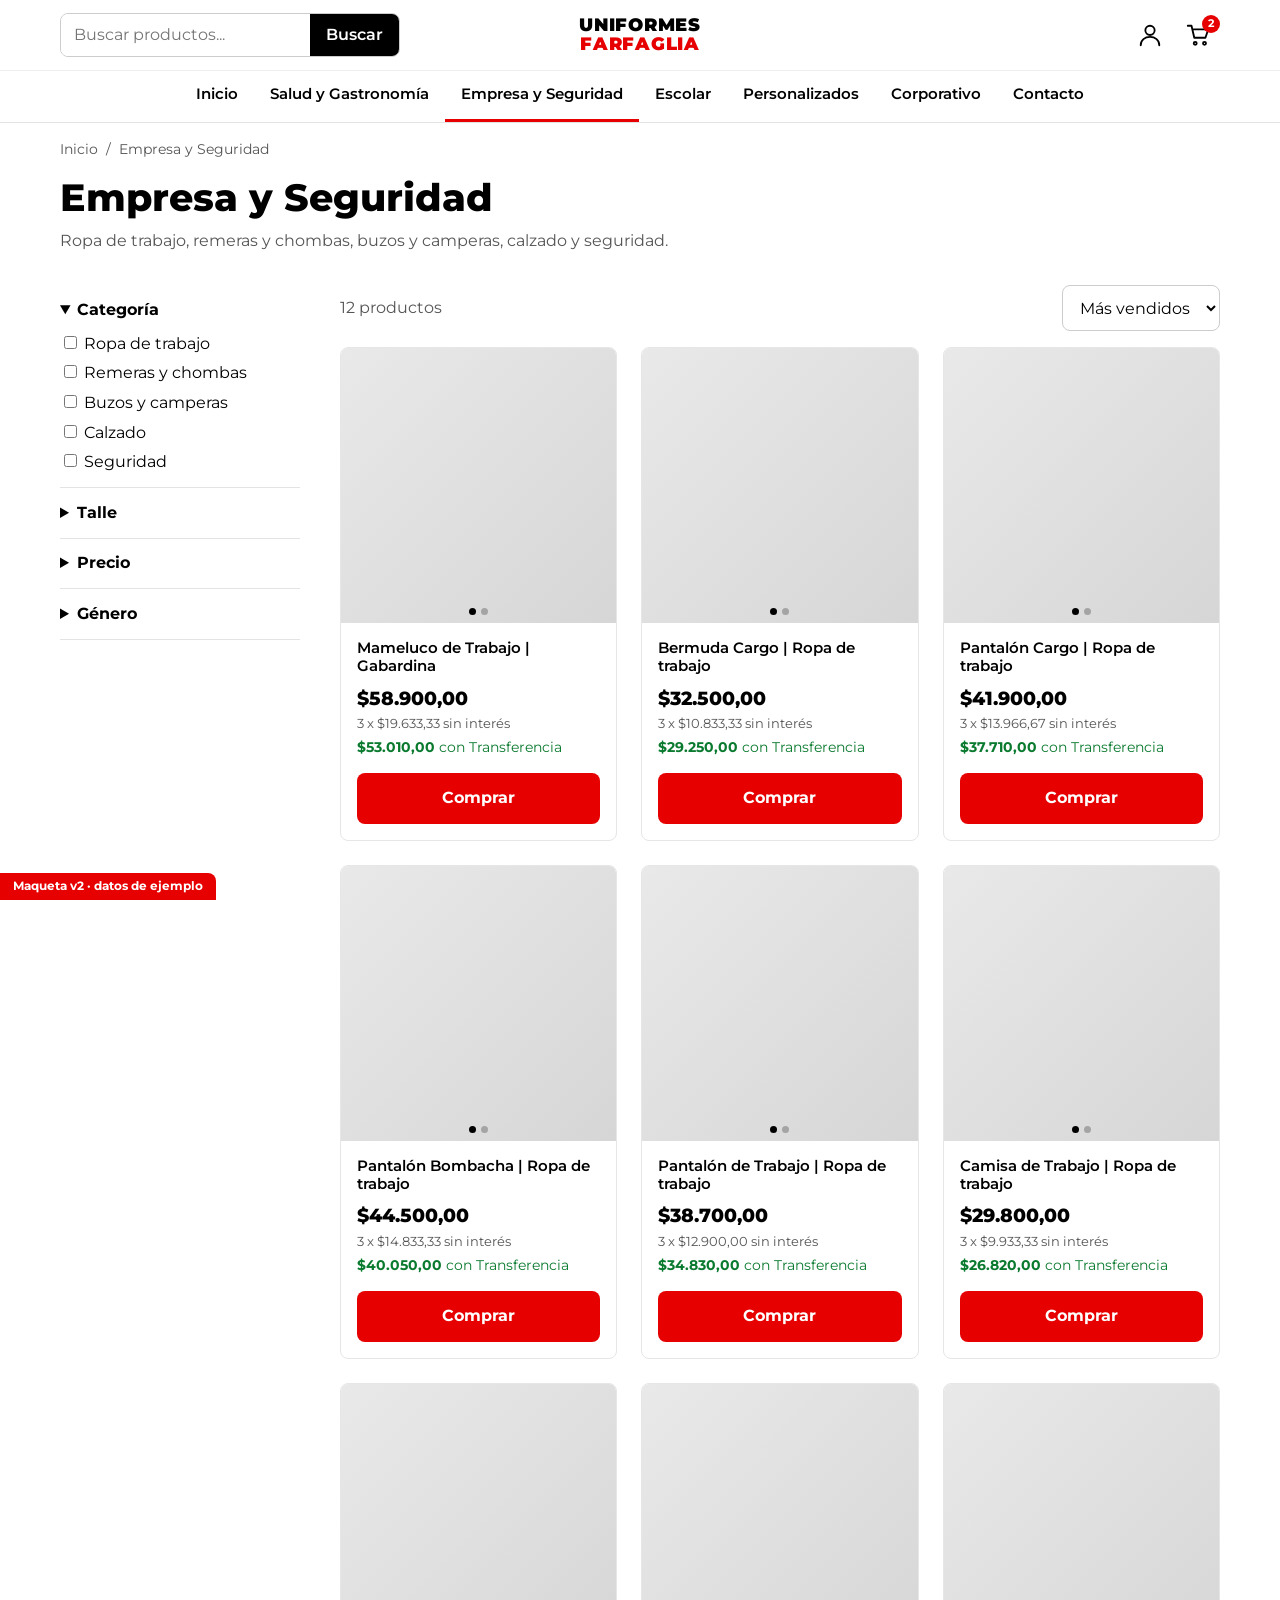
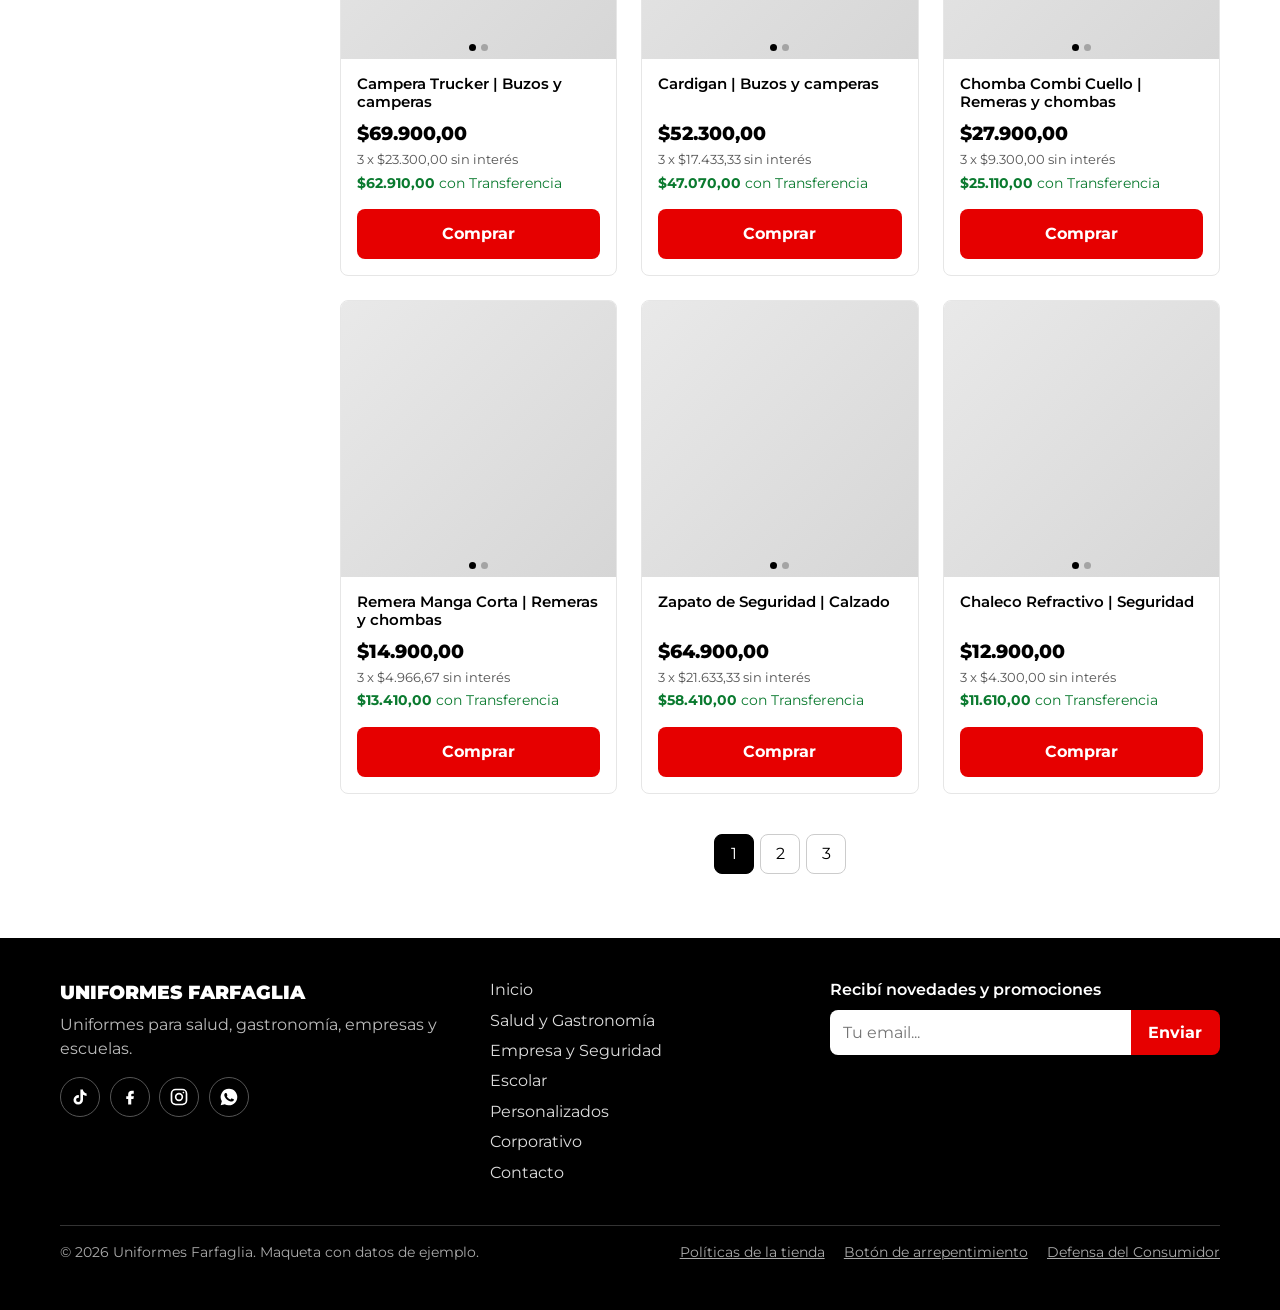
<file: empresa-seguridad.html>
<!DOCTYPE html>
<html lang="es-AR">
<head>
  <meta charset="UTF-8">
  <meta name="viewport" content="width=device-width, initial-scale=1">
  <title>Empresa y Seguridad | Uniformes Farfaglia</title>
  <meta name="description" content="Ropa de trabajo, remeras y chombas, buzos y camperas, calzado y seguridad.">
  <meta name="robots" content="noindex, nofollow">
  <link rel="preconnect" href="https://fonts.googleapis.com">
  <link rel="preconnect" href="https://fonts.gstatic.com" crossorigin>
  <link href="https://fonts.googleapis.com/css2?family=Inter:wght@400;600;800&family=Montserrat:wght@400;500;600;700;800;900&display=swap" rel="stylesheet">
  <link rel="stylesheet" href="./css/tokens.css?v=2">
  <link rel="stylesheet" href="./css/base.css?v=2">
  <link rel="stylesheet" href="./css/style.css?v=2">
</head>
<body>
<a class="skip-link" href="#contenido">Ir al contenido</a>
<header class="site-header" id="top">
  <div class="header-top">
    <button class="icono-btn menu-toggle" type="button" aria-label="Abrir menú" aria-expanded="false" aria-controls="nav-principal"><svg viewBox="0 0 28 28" fill="none" stroke="currentColor" stroke-width="2.2" stroke-linecap="round" aria-hidden="true"><path d="M4 8h20M4 14h20M4 20h20"/></svg></button>
    <form class="buscador" role="search" data-demo-form data-demo-titulo="Búsqueda de ejemplo" data-demo-texto="En el sitio final, acá se mostrarían los resultados de tu búsqueda.">
      <label class="sr-only" for="buscar">Buscar productos</label>
      <input id="buscar" type="search" placeholder="Buscar productos..." autocomplete="off">
      <button type="submit">Buscar</button>
    </form>
    <a class="logo" href="./index.html" aria-label="Uniformes Farfaglia, ir al inicio"><span>Uniformes</span><span>Farfaglia</span></a>
    <div class="header-acciones">
      <a class="icono-btn" href="./mi-cuenta.html" aria-label="Mi cuenta"><svg viewBox="0 0 28 28" fill="none" stroke="currentColor" stroke-width="2" stroke-linecap="round" stroke-linejoin="round" aria-hidden="true"><circle cx="14" cy="9" r="5"/><path d="M4 25c0-5.5 4.5-9 10-9s10 3.5 10 9"/></svg></a>
      <a class="icono-btn" href="./carrito.html" aria-label="Carrito"><svg viewBox="0 0 28 28" fill="none" stroke="currentColor" stroke-width="2" stroke-linecap="round" stroke-linejoin="round" aria-hidden="true"><path d="M3 4h4l3 13h12l3-9H8"/><circle cx="11" cy="23" r="1.6"/><circle cx="21" cy="23" r="1.6"/></svg><span class="badge" data-cart-count>2</span></a>
    </div>
  </div>
  <nav class="nav-principal" id="nav-principal" aria-label="Principal"><ul><li><a href="./index.html">Inicio</a></li><li><a href="./salud-gastronomia.html">Salud y Gastronomía</a></li><li><a href="./empresa-seguridad.html" aria-current="page">Empresa y Seguridad</a></li><li><a href="./escolar.html">Escolar</a></li><li><a href="./personalizados.html">Personalizados</a></li><li><a href="./corporativo.html">Corporativo</a></li><li><a href="./contacto.html">Contacto</a></li></ul></nav>
</header>
<main id="contenido">
<nav class="migas contenedor" aria-label="Migas de pan"><a href="./index.html">Inicio</a><span aria-hidden="true">/</span><span>Empresa y Seguridad</span></nav>
<div class="contenedor cabecera-pagina"><h1>Empresa y Seguridad</h1><p>Ropa de trabajo, remeras y chombas, buzos y camperas, calzado y seguridad.</p></div>
<div class="contenedor listado">
  <aside class="filtros" aria-label="Filtros">
    <details open><summary>Categoría</summary><ul><li><label><input type="checkbox"> Ropa de trabajo</label></li><li><label><input type="checkbox"> Remeras y chombas</label></li><li><label><input type="checkbox"> Buzos y camperas</label></li><li><label><input type="checkbox"> Calzado</label></li><li><label><input type="checkbox"> Seguridad</label></li></ul></details>
    <details><summary>Talle</summary><div class="chips"><button class="chip" type="button" aria-pressed="false">XS</button><button class="chip" type="button" aria-pressed="false">S</button><button class="chip" type="button" aria-pressed="false">M</button><button class="chip" type="button" aria-pressed="false">L</button><button class="chip" type="button" aria-pressed="false">XL</button><button class="chip" type="button" aria-pressed="false">XXL</button></div></details>
    <details><summary>Precio</summary><div class="rango"><input type="number" placeholder="Mín." aria-label="Precio mínimo"><input type="number" placeholder="Máx." aria-label="Precio máximo"></div></details>
    <details><summary>Género</summary><ul><li><label><input type="radio" name="gen"> Hombre</label></li><li><label><input type="radio" name="gen"> Mujer</label></li><li><label><input type="radio" name="gen"> Unisex</label></li></ul></details>
  </aside>
  <section aria-label="Productos">
    <div class="barra-listado">
      <p>12 productos</p>
      <label class="sr-only" for="orden">Ordenar por</label>
      <select class="select" id="orden"><option>Más vendidos</option><option>Menor precio</option><option>Mayor precio</option><option>Nombre A-Z</option></select>
    </div>
    <div class="grid-productos"><article class="producto">
  <a class="producto-img" href="./producto.html" aria-label="Ver Mameluco de Trabajo | Gabardina"><div class="ph"></div><span class="dots-img" aria-hidden="true"><i class="on"></i><i></i></span></a>
  <div class="producto-info">
    <h3><a href="./producto.html">Mameluco de Trabajo | Gabardina</a></h3>
    <p class="p-precio">$58.900,00</p>
    <p class="p-cuotas">3 x $19.633,33 sin interés</p>
    <p class="p-transf"><strong>$53.010,00</strong> con Transferencia</p>
  </div>
  <button class="btn btn-rojo" type="button" data-add>Comprar</button>
</article><article class="producto">
  <a class="producto-img" href="./producto.html" aria-label="Ver Bermuda Cargo | Ropa de trabajo"><div class="ph"></div><span class="dots-img" aria-hidden="true"><i class="on"></i><i></i></span></a>
  <div class="producto-info">
    <h3><a href="./producto.html">Bermuda Cargo | Ropa de trabajo</a></h3>
    <p class="p-precio">$32.500,00</p>
    <p class="p-cuotas">3 x $10.833,33 sin interés</p>
    <p class="p-transf"><strong>$29.250,00</strong> con Transferencia</p>
  </div>
  <button class="btn btn-rojo" type="button" data-add>Comprar</button>
</article><article class="producto">
  <a class="producto-img" href="./producto.html" aria-label="Ver Pantalón Cargo | Ropa de trabajo"><div class="ph"></div><span class="dots-img" aria-hidden="true"><i class="on"></i><i></i></span></a>
  <div class="producto-info">
    <h3><a href="./producto.html">Pantalón Cargo | Ropa de trabajo</a></h3>
    <p class="p-precio">$41.900,00</p>
    <p class="p-cuotas">3 x $13.966,67 sin interés</p>
    <p class="p-transf"><strong>$37.710,00</strong> con Transferencia</p>
  </div>
  <button class="btn btn-rojo" type="button" data-add>Comprar</button>
</article><article class="producto">
  <a class="producto-img" href="./producto.html" aria-label="Ver Pantalón Bombacha | Ropa de trabajo"><div class="ph"></div><span class="dots-img" aria-hidden="true"><i class="on"></i><i></i></span></a>
  <div class="producto-info">
    <h3><a href="./producto.html">Pantalón Bombacha | Ropa de trabajo</a></h3>
    <p class="p-precio">$44.500,00</p>
    <p class="p-cuotas">3 x $14.833,33 sin interés</p>
    <p class="p-transf"><strong>$40.050,00</strong> con Transferencia</p>
  </div>
  <button class="btn btn-rojo" type="button" data-add>Comprar</button>
</article><article class="producto">
  <a class="producto-img" href="./producto.html" aria-label="Ver Pantalón de Trabajo | Ropa de trabajo"><div class="ph"></div><span class="dots-img" aria-hidden="true"><i class="on"></i><i></i></span></a>
  <div class="producto-info">
    <h3><a href="./producto.html">Pantalón de Trabajo | Ropa de trabajo</a></h3>
    <p class="p-precio">$38.700,00</p>
    <p class="p-cuotas">3 x $12.900,00 sin interés</p>
    <p class="p-transf"><strong>$34.830,00</strong> con Transferencia</p>
  </div>
  <button class="btn btn-rojo" type="button" data-add>Comprar</button>
</article><article class="producto">
  <a class="producto-img" href="./producto.html" aria-label="Ver Camisa de Trabajo | Ropa de trabajo"><div class="ph"></div><span class="dots-img" aria-hidden="true"><i class="on"></i><i></i></span></a>
  <div class="producto-info">
    <h3><a href="./producto.html">Camisa de Trabajo | Ropa de trabajo</a></h3>
    <p class="p-precio">$29.800,00</p>
    <p class="p-cuotas">3 x $9.933,33 sin interés</p>
    <p class="p-transf"><strong>$26.820,00</strong> con Transferencia</p>
  </div>
  <button class="btn btn-rojo" type="button" data-add>Comprar</button>
</article><article class="producto">
  <a class="producto-img" href="./producto.html" aria-label="Ver Campera Trucker | Buzos y camperas"><div class="ph"></div><span class="dots-img" aria-hidden="true"><i class="on"></i><i></i></span></a>
  <div class="producto-info">
    <h3><a href="./producto.html">Campera Trucker | Buzos y camperas</a></h3>
    <p class="p-precio">$69.900,00</p>
    <p class="p-cuotas">3 x $23.300,00 sin interés</p>
    <p class="p-transf"><strong>$62.910,00</strong> con Transferencia</p>
  </div>
  <button class="btn btn-rojo" type="button" data-add>Comprar</button>
</article><article class="producto">
  <a class="producto-img" href="./producto.html" aria-label="Ver Cardigan | Buzos y camperas"><div class="ph"></div><span class="dots-img" aria-hidden="true"><i class="on"></i><i></i></span></a>
  <div class="producto-info">
    <h3><a href="./producto.html">Cardigan | Buzos y camperas</a></h3>
    <p class="p-precio">$52.300,00</p>
    <p class="p-cuotas">3 x $17.433,33 sin interés</p>
    <p class="p-transf"><strong>$47.070,00</strong> con Transferencia</p>
  </div>
  <button class="btn btn-rojo" type="button" data-add>Comprar</button>
</article><article class="producto">
  <a class="producto-img" href="./producto.html" aria-label="Ver Chomba Combi Cuello | Remeras y chombas"><div class="ph"></div><span class="dots-img" aria-hidden="true"><i class="on"></i><i></i></span></a>
  <div class="producto-info">
    <h3><a href="./producto.html">Chomba Combi Cuello | Remeras y chombas</a></h3>
    <p class="p-precio">$27.900,00</p>
    <p class="p-cuotas">3 x $9.300,00 sin interés</p>
    <p class="p-transf"><strong>$25.110,00</strong> con Transferencia</p>
  </div>
  <button class="btn btn-rojo" type="button" data-add>Comprar</button>
</article><article class="producto">
  <a class="producto-img" href="./producto.html" aria-label="Ver Remera Manga Corta | Remeras y chombas"><div class="ph"></div><span class="dots-img" aria-hidden="true"><i class="on"></i><i></i></span></a>
  <div class="producto-info">
    <h3><a href="./producto.html">Remera Manga Corta | Remeras y chombas</a></h3>
    <p class="p-precio">$14.900,00</p>
    <p class="p-cuotas">3 x $4.966,67 sin interés</p>
    <p class="p-transf"><strong>$13.410,00</strong> con Transferencia</p>
  </div>
  <button class="btn btn-rojo" type="button" data-add>Comprar</button>
</article><article class="producto">
  <a class="producto-img" href="./producto.html" aria-label="Ver Zapato de Seguridad | Calzado"><div class="ph"></div><span class="dots-img" aria-hidden="true"><i class="on"></i><i></i></span></a>
  <div class="producto-info">
    <h3><a href="./producto.html">Zapato de Seguridad | Calzado</a></h3>
    <p class="p-precio">$64.900,00</p>
    <p class="p-cuotas">3 x $21.633,33 sin interés</p>
    <p class="p-transf"><strong>$58.410,00</strong> con Transferencia</p>
  </div>
  <button class="btn btn-rojo" type="button" data-add>Comprar</button>
</article><article class="producto">
  <a class="producto-img" href="./producto.html" aria-label="Ver Chaleco Refractivo | Seguridad"><div class="ph"></div><span class="dots-img" aria-hidden="true"><i class="on"></i><i></i></span></a>
  <div class="producto-info">
    <h3><a href="./producto.html">Chaleco Refractivo | Seguridad</a></h3>
    <p class="p-precio">$12.900,00</p>
    <p class="p-cuotas">3 x $4.300,00 sin interés</p>
    <p class="p-transf"><strong>$11.610,00</strong> con Transferencia</p>
  </div>
  <button class="btn btn-rojo" type="button" data-add>Comprar</button>
</article></div>
    <nav class="paginacion" aria-label="Paginación"><a href="#" aria-current="page">1</a><a href="#">2</a><a href="#">3</a></nav>
  </section>
</div>
</main>
<footer class="site-footer">
  <div class="footer-grid">
    <div>
      <p class="footer-marca">Uniformes Farfaglia</p>
      <p class="footer-desc">Uniformes para salud, gastronomía, empresas y escuelas.</p>
      <div class="redes">
        <a href="#" aria-label="TikTok"><svg viewBox="0 0 24 24" fill="currentColor" aria-hidden="true"><path d="M16.6 5.8A4.3 4.3 0 0 1 15.5 3h-3v12.4a2.6 2.6 0 1 1-2.6-2.6c.3 0 .5 0 .8.1V9.8a5.7 5.7 0 1 0 4.9 5.6V9.3a7.3 7.3 0 0 0 4.3 1.4V7.7a4.3 4.3 0 0 1-3.3-1.9z"/></svg></a>
        <a href="#" aria-label="Facebook"><svg viewBox="0 0 24 24" fill="currentColor" aria-hidden="true"><path d="M14 8h2.5V4.5H14C11.5 4.5 9.8 6.2 9.8 8.7V11H7.5v3.5h2.3V21H13.5v-6.5h2.6l.6-3.5h-3.2V9.1c0-.6.4-1.1 1.1-1.1z"/></svg></a>
        <a href="#" aria-label="Instagram"><svg viewBox="0 0 24 24" fill="none" stroke="currentColor" stroke-width="2" aria-hidden="true"><rect x="3" y="3" width="18" height="18" rx="5"/><circle cx="12" cy="12" r="4"/><circle cx="17.3" cy="6.7" r="1" fill="currentColor" stroke="none"/></svg></a>
        <a href="https://wa.me/5491173076109" aria-label="WhatsApp"><svg viewBox="0 0 24 24" fill="currentColor" aria-hidden="true"><path d="M12 2a10 10 0 0 0-8.6 15.1L2 22l5-1.3A10 10 0 1 0 12 2zm5.2 14.2c-.2.6-1.3 1.2-1.8 1.2-.5.1-1 .2-3.3-.7-2.8-1.2-4.6-4-4.7-4.2-.1-.2-1.1-1.5-1.1-2.8s.7-2 1-2.3c.2-.3.5-.3.7-.3h.5c.2 0 .4 0 .6.5l.9 2.1c.1.2.1.4 0 .5l-.4.6c-.1.2-.3.3-.1.6.2.3.8 1.3 1.7 2.1 1.1 1 2 1.3 2.3 1.4.3.1.4.1.6-.1l.8-1c.2-.2.4-.2.6-.1l2 .9c.3.1.5.2.5.3.1.2.1.8-.1 1.4z"/></svg></a>
      </div>
    </div>
    <nav class="footer-nav" aria-label="Pie de página"><a href="./index.html">Inicio</a><a href="./salud-gastronomia.html">Salud y Gastronomía</a><a href="./empresa-seguridad.html">Empresa y Seguridad</a><a href="./escolar.html">Escolar</a><a href="./personalizados.html">Personalizados</a><a href="./corporativo.html">Corporativo</a><a href="./contacto.html">Contacto</a></nav>
    <form class="footer-sub" data-demo-form data-demo-titulo="Suscripción de ejemplo" data-demo-texto="En el sitio final, acá se registraría tu email para recibir novedades.">
      <label for="email-sub">Recibí novedades y promociones</label>
      <div class="suscribir">
        <input id="email-sub" type="email" placeholder="Tu email..." required>
        <button type="submit">Enviar</button>
      </div>
    </form>
  </div>
  <div class="footer-legal">
    <p>© 2026 Uniformes Farfaglia. Maqueta con datos de ejemplo.</p>
    <nav aria-label="Legal">
      <a href="./politicas.html">Políticas de la tienda</a>
      <a href="./politicas.html#arrepentimiento">Botón de arrepentimiento</a>
      <a href="./politicas.html#defensa-consumidor">Defensa del Consumidor</a>
    </nav>
  </div>
</footer>
<div class="ribbon-demo" aria-hidden="true">Maqueta v2 · datos de ejemplo</div>
<dialog class="dlg" id="dlg-demo" aria-labelledby="dlg-titulo">
  <h2 id="dlg-titulo" data-dlg-titulo>Esto es una maqueta</h2>
  <p data-dlg-texto>Esta acción no envía datos.</p>
  <button class="btn btn-rojo" type="button" data-dlg-cerrar>Entendido</button>
</dialog>
<script src="./js/main.js?v=2" defer></script>
</body>
</html>
</file>
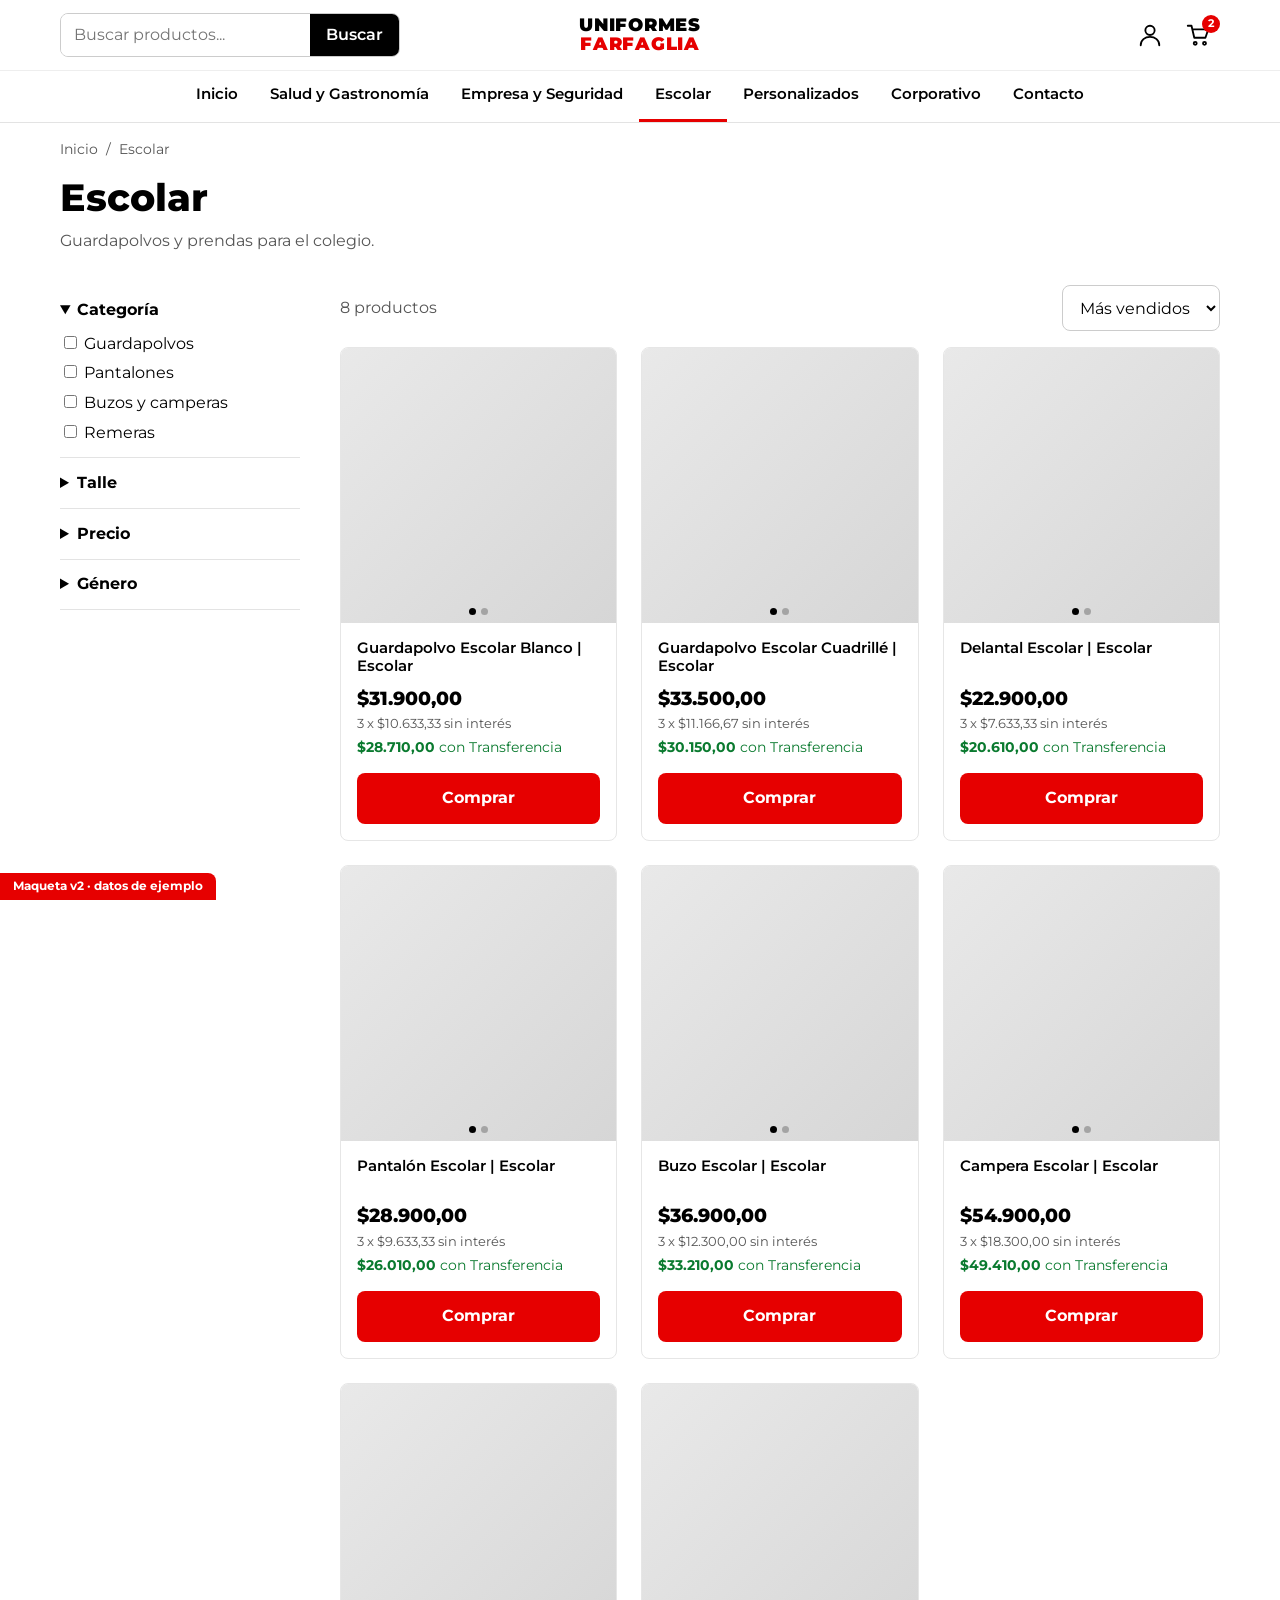
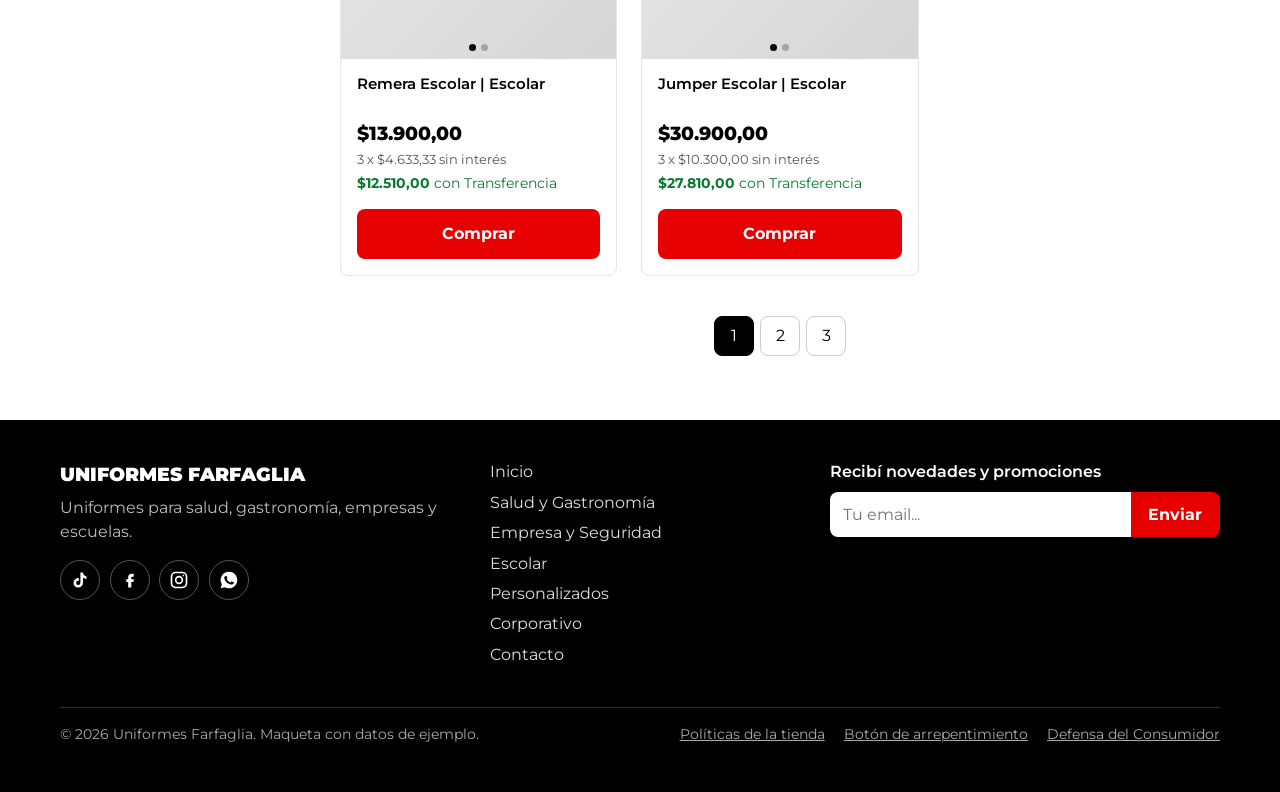
<file: escolar.html>
<!DOCTYPE html>
<html lang="es-AR">
<head>
  <meta charset="UTF-8">
  <meta name="viewport" content="width=device-width, initial-scale=1">
  <title>Escolar | Uniformes Farfaglia</title>
  <meta name="description" content="Guardapolvos y prendas para el colegio.">
  <meta name="robots" content="noindex, nofollow">
  <link rel="preconnect" href="https://fonts.googleapis.com">
  <link rel="preconnect" href="https://fonts.gstatic.com" crossorigin>
  <link href="https://fonts.googleapis.com/css2?family=Inter:wght@400;600;800&family=Montserrat:wght@400;500;600;700;800;900&display=swap" rel="stylesheet">
  <link rel="stylesheet" href="./css/tokens.css?v=2">
  <link rel="stylesheet" href="./css/base.css?v=2">
  <link rel="stylesheet" href="./css/style.css?v=2">
</head>
<body>
<a class="skip-link" href="#contenido">Ir al contenido</a>
<header class="site-header" id="top">
  <div class="header-top">
    <button class="icono-btn menu-toggle" type="button" aria-label="Abrir menú" aria-expanded="false" aria-controls="nav-principal"><svg viewBox="0 0 28 28" fill="none" stroke="currentColor" stroke-width="2.2" stroke-linecap="round" aria-hidden="true"><path d="M4 8h20M4 14h20M4 20h20"/></svg></button>
    <form class="buscador" role="search" data-demo-form data-demo-titulo="Búsqueda de ejemplo" data-demo-texto="En el sitio final, acá se mostrarían los resultados de tu búsqueda.">
      <label class="sr-only" for="buscar">Buscar productos</label>
      <input id="buscar" type="search" placeholder="Buscar productos..." autocomplete="off">
      <button type="submit">Buscar</button>
    </form>
    <a class="logo" href="./index.html" aria-label="Uniformes Farfaglia, ir al inicio"><span>Uniformes</span><span>Farfaglia</span></a>
    <div class="header-acciones">
      <a class="icono-btn" href="./mi-cuenta.html" aria-label="Mi cuenta"><svg viewBox="0 0 28 28" fill="none" stroke="currentColor" stroke-width="2" stroke-linecap="round" stroke-linejoin="round" aria-hidden="true"><circle cx="14" cy="9" r="5"/><path d="M4 25c0-5.5 4.5-9 10-9s10 3.5 10 9"/></svg></a>
      <a class="icono-btn" href="./carrito.html" aria-label="Carrito"><svg viewBox="0 0 28 28" fill="none" stroke="currentColor" stroke-width="2" stroke-linecap="round" stroke-linejoin="round" aria-hidden="true"><path d="M3 4h4l3 13h12l3-9H8"/><circle cx="11" cy="23" r="1.6"/><circle cx="21" cy="23" r="1.6"/></svg><span class="badge" data-cart-count>2</span></a>
    </div>
  </div>
  <nav class="nav-principal" id="nav-principal" aria-label="Principal"><ul><li><a href="./index.html">Inicio</a></li><li><a href="./salud-gastronomia.html">Salud y Gastronomía</a></li><li><a href="./empresa-seguridad.html">Empresa y Seguridad</a></li><li><a href="./escolar.html" aria-current="page">Escolar</a></li><li><a href="./personalizados.html">Personalizados</a></li><li><a href="./corporativo.html">Corporativo</a></li><li><a href="./contacto.html">Contacto</a></li></ul></nav>
</header>
<main id="contenido">
<nav class="migas contenedor" aria-label="Migas de pan"><a href="./index.html">Inicio</a><span aria-hidden="true">/</span><span>Escolar</span></nav>
<div class="contenedor cabecera-pagina"><h1>Escolar</h1><p>Guardapolvos y prendas para el colegio.</p></div>
<div class="contenedor listado">
  <aside class="filtros" aria-label="Filtros">
    <details open><summary>Categoría</summary><ul><li><label><input type="checkbox"> Guardapolvos</label></li><li><label><input type="checkbox"> Pantalones</label></li><li><label><input type="checkbox"> Buzos y camperas</label></li><li><label><input type="checkbox"> Remeras</label></li></ul></details>
    <details><summary>Talle</summary><div class="chips"><button class="chip" type="button" aria-pressed="false">XS</button><button class="chip" type="button" aria-pressed="false">S</button><button class="chip" type="button" aria-pressed="false">M</button><button class="chip" type="button" aria-pressed="false">L</button><button class="chip" type="button" aria-pressed="false">XL</button><button class="chip" type="button" aria-pressed="false">XXL</button></div></details>
    <details><summary>Precio</summary><div class="rango"><input type="number" placeholder="Mín." aria-label="Precio mínimo"><input type="number" placeholder="Máx." aria-label="Precio máximo"></div></details>
    <details><summary>Género</summary><ul><li><label><input type="radio" name="gen"> Hombre</label></li><li><label><input type="radio" name="gen"> Mujer</label></li><li><label><input type="radio" name="gen"> Unisex</label></li></ul></details>
  </aside>
  <section aria-label="Productos">
    <div class="barra-listado">
      <p>8 productos</p>
      <label class="sr-only" for="orden">Ordenar por</label>
      <select class="select" id="orden"><option>Más vendidos</option><option>Menor precio</option><option>Mayor precio</option><option>Nombre A-Z</option></select>
    </div>
    <div class="grid-productos"><article class="producto">
  <a class="producto-img" href="./producto.html" aria-label="Ver Guardapolvo Escolar Blanco | Escolar"><div class="ph"></div><span class="dots-img" aria-hidden="true"><i class="on"></i><i></i></span></a>
  <div class="producto-info">
    <h3><a href="./producto.html">Guardapolvo Escolar Blanco | Escolar</a></h3>
    <p class="p-precio">$31.900,00</p>
    <p class="p-cuotas">3 x $10.633,33 sin interés</p>
    <p class="p-transf"><strong>$28.710,00</strong> con Transferencia</p>
  </div>
  <button class="btn btn-rojo" type="button" data-add>Comprar</button>
</article><article class="producto">
  <a class="producto-img" href="./producto.html" aria-label="Ver Guardapolvo Escolar Cuadrillé | Escolar"><div class="ph"></div><span class="dots-img" aria-hidden="true"><i class="on"></i><i></i></span></a>
  <div class="producto-info">
    <h3><a href="./producto.html">Guardapolvo Escolar Cuadrillé | Escolar</a></h3>
    <p class="p-precio">$33.500,00</p>
    <p class="p-cuotas">3 x $11.166,67 sin interés</p>
    <p class="p-transf"><strong>$30.150,00</strong> con Transferencia</p>
  </div>
  <button class="btn btn-rojo" type="button" data-add>Comprar</button>
</article><article class="producto">
  <a class="producto-img" href="./producto.html" aria-label="Ver Delantal Escolar | Escolar"><div class="ph"></div><span class="dots-img" aria-hidden="true"><i class="on"></i><i></i></span></a>
  <div class="producto-info">
    <h3><a href="./producto.html">Delantal Escolar | Escolar</a></h3>
    <p class="p-precio">$22.900,00</p>
    <p class="p-cuotas">3 x $7.633,33 sin interés</p>
    <p class="p-transf"><strong>$20.610,00</strong> con Transferencia</p>
  </div>
  <button class="btn btn-rojo" type="button" data-add>Comprar</button>
</article><article class="producto">
  <a class="producto-img" href="./producto.html" aria-label="Ver Pantalón Escolar | Escolar"><div class="ph"></div><span class="dots-img" aria-hidden="true"><i class="on"></i><i></i></span></a>
  <div class="producto-info">
    <h3><a href="./producto.html">Pantalón Escolar | Escolar</a></h3>
    <p class="p-precio">$28.900,00</p>
    <p class="p-cuotas">3 x $9.633,33 sin interés</p>
    <p class="p-transf"><strong>$26.010,00</strong> con Transferencia</p>
  </div>
  <button class="btn btn-rojo" type="button" data-add>Comprar</button>
</article><article class="producto">
  <a class="producto-img" href="./producto.html" aria-label="Ver Buzo Escolar | Escolar"><div class="ph"></div><span class="dots-img" aria-hidden="true"><i class="on"></i><i></i></span></a>
  <div class="producto-info">
    <h3><a href="./producto.html">Buzo Escolar | Escolar</a></h3>
    <p class="p-precio">$36.900,00</p>
    <p class="p-cuotas">3 x $12.300,00 sin interés</p>
    <p class="p-transf"><strong>$33.210,00</strong> con Transferencia</p>
  </div>
  <button class="btn btn-rojo" type="button" data-add>Comprar</button>
</article><article class="producto">
  <a class="producto-img" href="./producto.html" aria-label="Ver Campera Escolar | Escolar"><div class="ph"></div><span class="dots-img" aria-hidden="true"><i class="on"></i><i></i></span></a>
  <div class="producto-info">
    <h3><a href="./producto.html">Campera Escolar | Escolar</a></h3>
    <p class="p-precio">$54.900,00</p>
    <p class="p-cuotas">3 x $18.300,00 sin interés</p>
    <p class="p-transf"><strong>$49.410,00</strong> con Transferencia</p>
  </div>
  <button class="btn btn-rojo" type="button" data-add>Comprar</button>
</article><article class="producto">
  <a class="producto-img" href="./producto.html" aria-label="Ver Remera Escolar | Escolar"><div class="ph"></div><span class="dots-img" aria-hidden="true"><i class="on"></i><i></i></span></a>
  <div class="producto-info">
    <h3><a href="./producto.html">Remera Escolar | Escolar</a></h3>
    <p class="p-precio">$13.900,00</p>
    <p class="p-cuotas">3 x $4.633,33 sin interés</p>
    <p class="p-transf"><strong>$12.510,00</strong> con Transferencia</p>
  </div>
  <button class="btn btn-rojo" type="button" data-add>Comprar</button>
</article><article class="producto">
  <a class="producto-img" href="./producto.html" aria-label="Ver Jumper Escolar | Escolar"><div class="ph"></div><span class="dots-img" aria-hidden="true"><i class="on"></i><i></i></span></a>
  <div class="producto-info">
    <h3><a href="./producto.html">Jumper Escolar | Escolar</a></h3>
    <p class="p-precio">$30.900,00</p>
    <p class="p-cuotas">3 x $10.300,00 sin interés</p>
    <p class="p-transf"><strong>$27.810,00</strong> con Transferencia</p>
  </div>
  <button class="btn btn-rojo" type="button" data-add>Comprar</button>
</article></div>
    <nav class="paginacion" aria-label="Paginación"><a href="#" aria-current="page">1</a><a href="#">2</a><a href="#">3</a></nav>
  </section>
</div>
</main>
<footer class="site-footer">
  <div class="footer-grid">
    <div>
      <p class="footer-marca">Uniformes Farfaglia</p>
      <p class="footer-desc">Uniformes para salud, gastronomía, empresas y escuelas.</p>
      <div class="redes">
        <a href="#" aria-label="TikTok"><svg viewBox="0 0 24 24" fill="currentColor" aria-hidden="true"><path d="M16.6 5.8A4.3 4.3 0 0 1 15.5 3h-3v12.4a2.6 2.6 0 1 1-2.6-2.6c.3 0 .5 0 .8.1V9.8a5.7 5.7 0 1 0 4.9 5.6V9.3a7.3 7.3 0 0 0 4.3 1.4V7.7a4.3 4.3 0 0 1-3.3-1.9z"/></svg></a>
        <a href="#" aria-label="Facebook"><svg viewBox="0 0 24 24" fill="currentColor" aria-hidden="true"><path d="M14 8h2.5V4.5H14C11.5 4.5 9.8 6.2 9.8 8.7V11H7.5v3.5h2.3V21H13.5v-6.5h2.6l.6-3.5h-3.2V9.1c0-.6.4-1.1 1.1-1.1z"/></svg></a>
        <a href="#" aria-label="Instagram"><svg viewBox="0 0 24 24" fill="none" stroke="currentColor" stroke-width="2" aria-hidden="true"><rect x="3" y="3" width="18" height="18" rx="5"/><circle cx="12" cy="12" r="4"/><circle cx="17.3" cy="6.7" r="1" fill="currentColor" stroke="none"/></svg></a>
        <a href="https://wa.me/5491173076109" aria-label="WhatsApp"><svg viewBox="0 0 24 24" fill="currentColor" aria-hidden="true"><path d="M12 2a10 10 0 0 0-8.6 15.1L2 22l5-1.3A10 10 0 1 0 12 2zm5.2 14.2c-.2.6-1.3 1.2-1.8 1.2-.5.1-1 .2-3.3-.7-2.8-1.2-4.6-4-4.7-4.2-.1-.2-1.1-1.5-1.1-2.8s.7-2 1-2.3c.2-.3.5-.3.7-.3h.5c.2 0 .4 0 .6.5l.9 2.1c.1.2.1.4 0 .5l-.4.6c-.1.2-.3.3-.1.6.2.3.8 1.3 1.7 2.1 1.1 1 2 1.3 2.3 1.4.3.1.4.1.6-.1l.8-1c.2-.2.4-.2.6-.1l2 .9c.3.1.5.2.5.3.1.2.1.8-.1 1.4z"/></svg></a>
      </div>
    </div>
    <nav class="footer-nav" aria-label="Pie de página"><a href="./index.html">Inicio</a><a href="./salud-gastronomia.html">Salud y Gastronomía</a><a href="./empresa-seguridad.html">Empresa y Seguridad</a><a href="./escolar.html">Escolar</a><a href="./personalizados.html">Personalizados</a><a href="./corporativo.html">Corporativo</a><a href="./contacto.html">Contacto</a></nav>
    <form class="footer-sub" data-demo-form data-demo-titulo="Suscripción de ejemplo" data-demo-texto="En el sitio final, acá se registraría tu email para recibir novedades.">
      <label for="email-sub">Recibí novedades y promociones</label>
      <div class="suscribir">
        <input id="email-sub" type="email" placeholder="Tu email..." required>
        <button type="submit">Enviar</button>
      </div>
    </form>
  </div>
  <div class="footer-legal">
    <p>© 2026 Uniformes Farfaglia. Maqueta con datos de ejemplo.</p>
    <nav aria-label="Legal">
      <a href="./politicas.html">Políticas de la tienda</a>
      <a href="./politicas.html#arrepentimiento">Botón de arrepentimiento</a>
      <a href="./politicas.html#defensa-consumidor">Defensa del Consumidor</a>
    </nav>
  </div>
</footer>
<div class="ribbon-demo" aria-hidden="true">Maqueta v2 · datos de ejemplo</div>
<dialog class="dlg" id="dlg-demo" aria-labelledby="dlg-titulo">
  <h2 id="dlg-titulo" data-dlg-titulo>Esto es una maqueta</h2>
  <p data-dlg-texto>Esta acción no envía datos.</p>
  <button class="btn btn-rojo" type="button" data-dlg-cerrar>Entendido</button>
</dialog>
<script src="./js/main.js?v=2" defer></script>
</body>
</html>
</file>
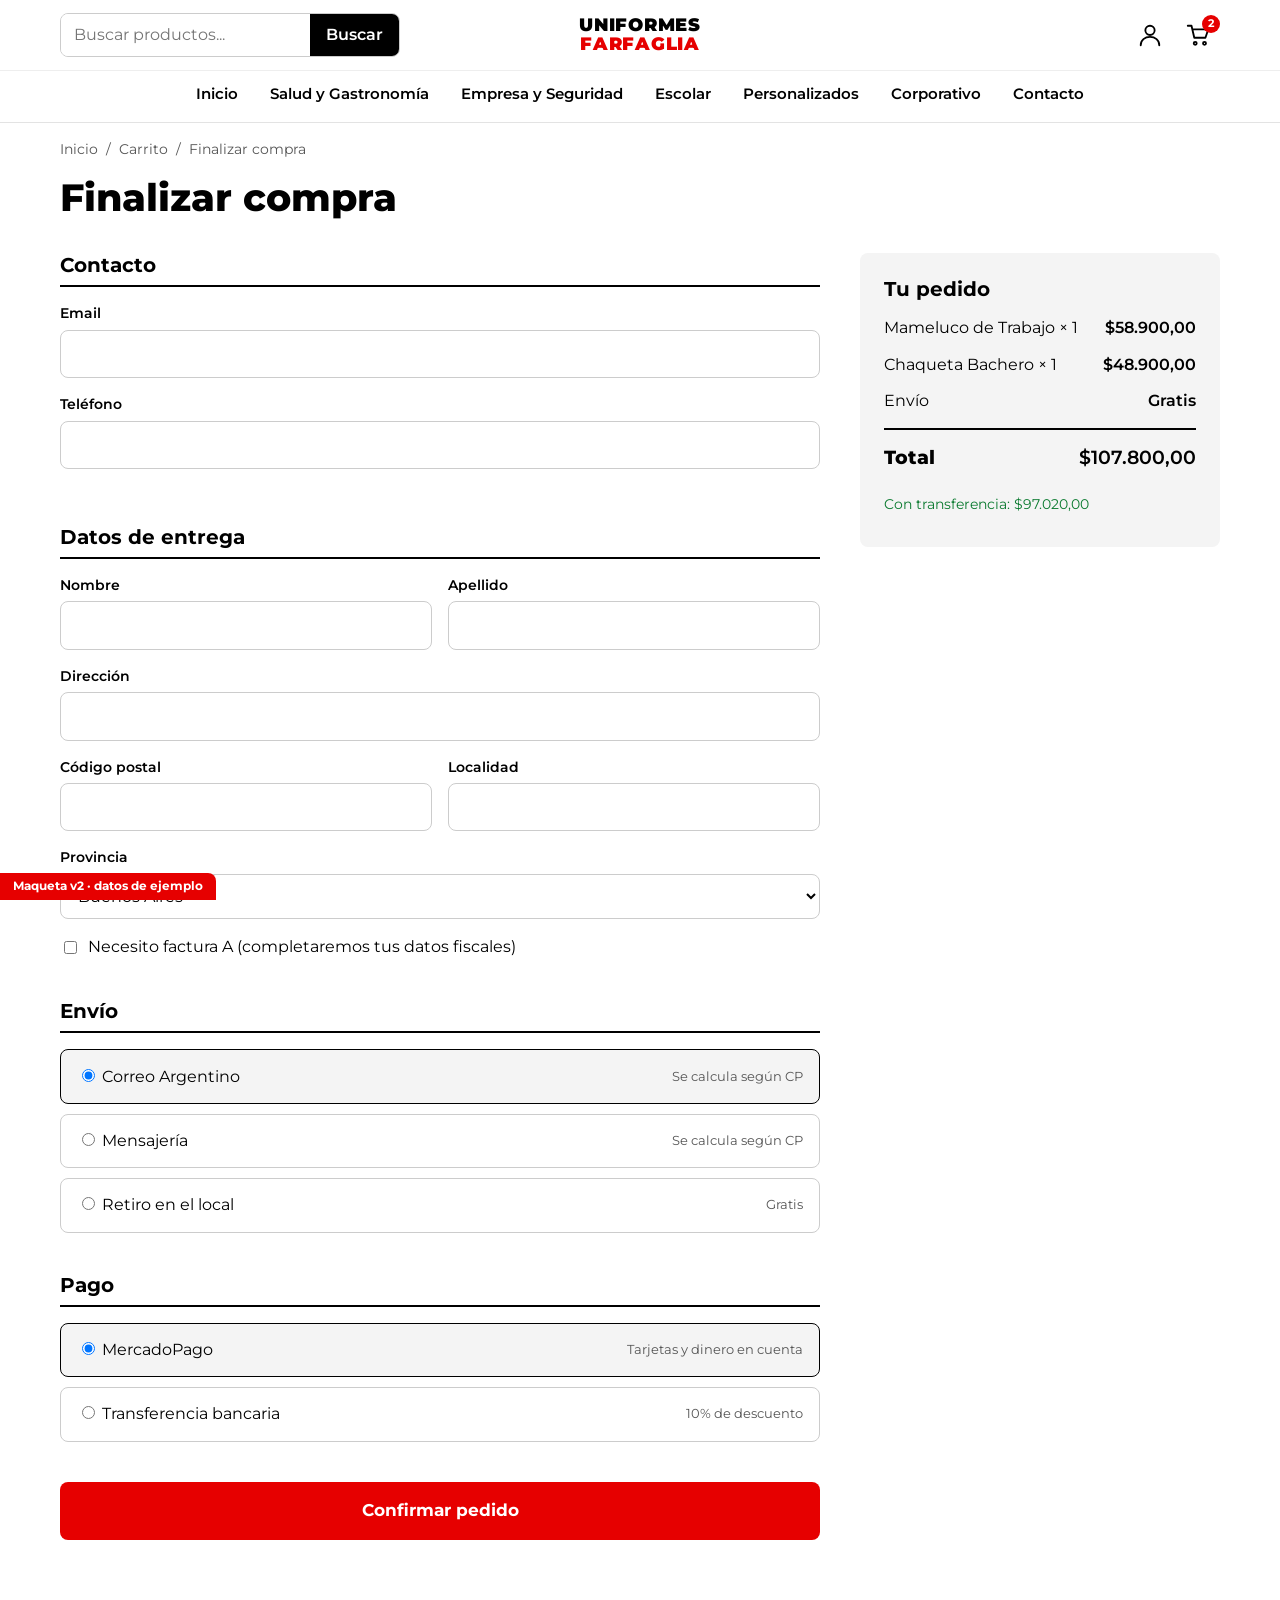
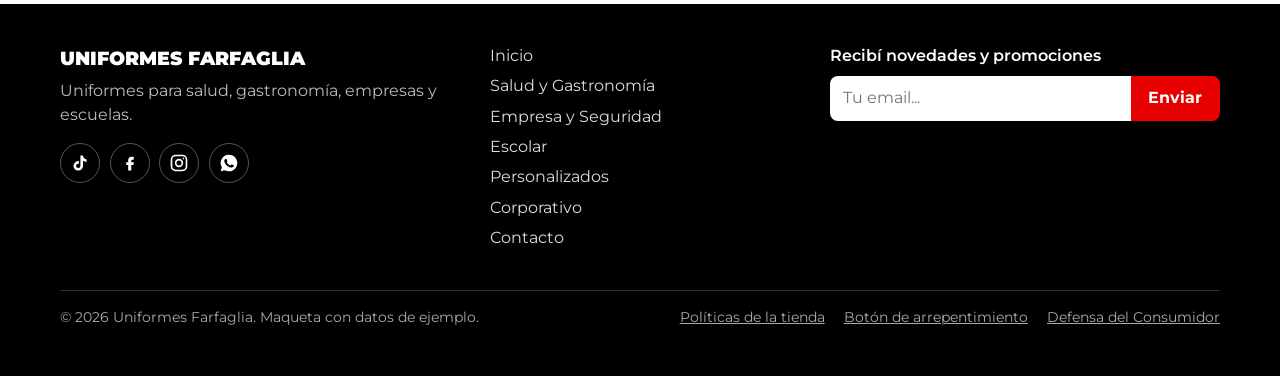
<file: finalizar-compra.html>
<!DOCTYPE html>
<html lang="es-AR">
<head>
  <meta charset="UTF-8">
  <meta name="viewport" content="width=device-width, initial-scale=1">
  <title>Finalizar compra | Uniformes Farfaglia</title>
  <meta name="description" content="Maqueta de la nueva tienda online de Uniformes Farfaglia.">
  <meta name="robots" content="noindex, nofollow">
  <link rel="preconnect" href="https://fonts.googleapis.com">
  <link rel="preconnect" href="https://fonts.gstatic.com" crossorigin>
  <link href="https://fonts.googleapis.com/css2?family=Inter:wght@400;600;800&family=Montserrat:wght@400;500;600;700;800;900&display=swap" rel="stylesheet">
  <link rel="stylesheet" href="./css/tokens.css?v=2">
  <link rel="stylesheet" href="./css/base.css?v=2">
  <link rel="stylesheet" href="./css/style.css?v=2">
</head>
<body>
<a class="skip-link" href="#contenido">Ir al contenido</a>
<header class="site-header" id="top">
  <div class="header-top">
    <button class="icono-btn menu-toggle" type="button" aria-label="Abrir menú" aria-expanded="false" aria-controls="nav-principal"><svg viewBox="0 0 28 28" fill="none" stroke="currentColor" stroke-width="2.2" stroke-linecap="round" aria-hidden="true"><path d="M4 8h20M4 14h20M4 20h20"/></svg></button>
    <form class="buscador" role="search" data-demo-form data-demo-titulo="Búsqueda de ejemplo" data-demo-texto="En el sitio final, acá se mostrarían los resultados de tu búsqueda.">
      <label class="sr-only" for="buscar">Buscar productos</label>
      <input id="buscar" type="search" placeholder="Buscar productos..." autocomplete="off">
      <button type="submit">Buscar</button>
    </form>
    <a class="logo" href="./index.html" aria-label="Uniformes Farfaglia, ir al inicio"><span>Uniformes</span><span>Farfaglia</span></a>
    <div class="header-acciones">
      <a class="icono-btn" href="./mi-cuenta.html" aria-label="Mi cuenta"><svg viewBox="0 0 28 28" fill="none" stroke="currentColor" stroke-width="2" stroke-linecap="round" stroke-linejoin="round" aria-hidden="true"><circle cx="14" cy="9" r="5"/><path d="M4 25c0-5.5 4.5-9 10-9s10 3.5 10 9"/></svg></a>
      <a class="icono-btn" href="./carrito.html" aria-label="Carrito"><svg viewBox="0 0 28 28" fill="none" stroke="currentColor" stroke-width="2" stroke-linecap="round" stroke-linejoin="round" aria-hidden="true"><path d="M3 4h4l3 13h12l3-9H8"/><circle cx="11" cy="23" r="1.6"/><circle cx="21" cy="23" r="1.6"/></svg><span class="badge" data-cart-count>2</span></a>
    </div>
  </div>
  <nav class="nav-principal" id="nav-principal" aria-label="Principal"><ul><li><a href="./index.html">Inicio</a></li><li><a href="./salud-gastronomia.html">Salud y Gastronomía</a></li><li><a href="./empresa-seguridad.html">Empresa y Seguridad</a></li><li><a href="./escolar.html">Escolar</a></li><li><a href="./personalizados.html">Personalizados</a></li><li><a href="./corporativo.html">Corporativo</a></li><li><a href="./contacto.html">Contacto</a></li></ul></nav>
</header>
<main id="contenido">
<nav class="migas contenedor" aria-label="Migas de pan"><a href="./index.html">Inicio</a><span aria-hidden="true">/</span><a href="./carrito.html">Carrito</a><span aria-hidden="true">/</span><span>Finalizar compra</span></nav>
<div class="contenedor cabecera-pagina"><h1>Finalizar compra</h1></div>
<div class="contenedor checkout">
  <form data-demo-form data-demo-titulo="Pedido de ejemplo" data-demo-texto="Esta es una maqueta: no se genera ningún pedido ni se cobra nada.">
    <div class="bloque-form"><h2>Contacto</h2><div class="grid-form">
      <div class="campo ancho"><label for="c-mail">Email</label><input class="input" id="c-mail" type="email" required></div>
      <div class="campo ancho"><label for="c-tel">Teléfono</label><input class="input" id="c-tel" type="tel"></div></div></div>
    <div class="bloque-form"><h2>Datos de entrega</h2><div class="grid-form">
      <div class="campo"><label for="c-nom">Nombre</label><input class="input" id="c-nom" required></div>
      <div class="campo"><label for="c-ape">Apellido</label><input class="input" id="c-ape" required></div>
      <div class="campo ancho"><label for="c-dir">Dirección</label><input class="input" id="c-dir" required></div>
      <div class="campo"><label for="c-cp">Código postal</label><input class="input" id="c-cp" inputmode="numeric"></div>
      <div class="campo"><label for="c-loc">Localidad</label><input class="input" id="c-loc"></div>
      <div class="campo ancho"><label for="c-prov">Provincia</label><select class="select" id="c-prov"><option>Buenos Aires</option><option>CABA</option><option>Córdoba</option><option>Santa Fe</option><option>Otra</option></select></div></div>
      <label class="check"><input type="checkbox"> Necesito factura A (completaremos tus datos fiscales)</label></div>
    <div class="bloque-form"><h2>Envío</h2><div class="opciones-radio">
      <label class="opcion-radio"><span><input type="radio" name="envio" checked> Correo Argentino</span><small>Se calcula según CP</small></label>
      <label class="opcion-radio"><span><input type="radio" name="envio"> Mensajería</span><small>Se calcula según CP</small></label>
      <label class="opcion-radio"><span><input type="radio" name="envio"> Retiro en el local</span><small>Gratis</small></label></div></div>
    <div class="bloque-form"><h2>Pago</h2><div class="opciones-radio">
      <label class="opcion-radio"><span><input type="radio" name="pago" checked> MercadoPago</span><small>Tarjetas y dinero en cuenta</small></label>
      <label class="opcion-radio"><span><input type="radio" name="pago"> Transferencia bancaria</span><small>10% de descuento</small></label></div></div>
    <button class="btn btn-rojo btn-grande btn-bloque" type="submit">Confirmar pedido</button>
  </form>
  <aside class="resumen" aria-labelledby="t-res2">
    <h2 id="t-res2">Tu pedido</h2>
    <dl>
      <div class="fila"><dt>Mameluco de Trabajo × 1</dt><dd>$58.900,00</dd></div>
      <div class="fila"><dt>Chaqueta Bachero × 1</dt><dd>$48.900,00</dd></div>
      <div class="fila"><dt>Envío</dt><dd>Gratis</dd></div>
      <div class="fila total"><dt>Total</dt><dd>$107.800,00</dd></div>
    </dl>
    <p class="nota">Con transferencia: $97.020,00</p>
  </aside>
</div>
</main>
<footer class="site-footer">
  <div class="footer-grid">
    <div>
      <p class="footer-marca">Uniformes Farfaglia</p>
      <p class="footer-desc">Uniformes para salud, gastronomía, empresas y escuelas.</p>
      <div class="redes">
        <a href="#" aria-label="TikTok"><svg viewBox="0 0 24 24" fill="currentColor" aria-hidden="true"><path d="M16.6 5.8A4.3 4.3 0 0 1 15.5 3h-3v12.4a2.6 2.6 0 1 1-2.6-2.6c.3 0 .5 0 .8.1V9.8a5.7 5.7 0 1 0 4.9 5.6V9.3a7.3 7.3 0 0 0 4.3 1.4V7.7a4.3 4.3 0 0 1-3.3-1.9z"/></svg></a>
        <a href="#" aria-label="Facebook"><svg viewBox="0 0 24 24" fill="currentColor" aria-hidden="true"><path d="M14 8h2.5V4.5H14C11.5 4.5 9.8 6.2 9.8 8.7V11H7.5v3.5h2.3V21H13.5v-6.5h2.6l.6-3.5h-3.2V9.1c0-.6.4-1.1 1.1-1.1z"/></svg></a>
        <a href="#" aria-label="Instagram"><svg viewBox="0 0 24 24" fill="none" stroke="currentColor" stroke-width="2" aria-hidden="true"><rect x="3" y="3" width="18" height="18" rx="5"/><circle cx="12" cy="12" r="4"/><circle cx="17.3" cy="6.7" r="1" fill="currentColor" stroke="none"/></svg></a>
        <a href="https://wa.me/5491173076109" aria-label="WhatsApp"><svg viewBox="0 0 24 24" fill="currentColor" aria-hidden="true"><path d="M12 2a10 10 0 0 0-8.6 15.1L2 22l5-1.3A10 10 0 1 0 12 2zm5.2 14.2c-.2.6-1.3 1.2-1.8 1.2-.5.1-1 .2-3.3-.7-2.8-1.2-4.6-4-4.7-4.2-.1-.2-1.1-1.5-1.1-2.8s.7-2 1-2.3c.2-.3.5-.3.7-.3h.5c.2 0 .4 0 .6.5l.9 2.1c.1.2.1.4 0 .5l-.4.6c-.1.2-.3.3-.1.6.2.3.8 1.3 1.7 2.1 1.1 1 2 1.3 2.3 1.4.3.1.4.1.6-.1l.8-1c.2-.2.4-.2.6-.1l2 .9c.3.1.5.2.5.3.1.2.1.8-.1 1.4z"/></svg></a>
      </div>
    </div>
    <nav class="footer-nav" aria-label="Pie de página"><a href="./index.html">Inicio</a><a href="./salud-gastronomia.html">Salud y Gastronomía</a><a href="./empresa-seguridad.html">Empresa y Seguridad</a><a href="./escolar.html">Escolar</a><a href="./personalizados.html">Personalizados</a><a href="./corporativo.html">Corporativo</a><a href="./contacto.html">Contacto</a></nav>
    <form class="footer-sub" data-demo-form data-demo-titulo="Suscripción de ejemplo" data-demo-texto="En el sitio final, acá se registraría tu email para recibir novedades.">
      <label for="email-sub">Recibí novedades y promociones</label>
      <div class="suscribir">
        <input id="email-sub" type="email" placeholder="Tu email..." required>
        <button type="submit">Enviar</button>
      </div>
    </form>
  </div>
  <div class="footer-legal">
    <p>© 2026 Uniformes Farfaglia. Maqueta con datos de ejemplo.</p>
    <nav aria-label="Legal">
      <a href="./politicas.html">Políticas de la tienda</a>
      <a href="./politicas.html#arrepentimiento">Botón de arrepentimiento</a>
      <a href="./politicas.html#defensa-consumidor">Defensa del Consumidor</a>
    </nav>
  </div>
</footer>
<div class="ribbon-demo" aria-hidden="true">Maqueta v2 · datos de ejemplo</div>
<dialog class="dlg" id="dlg-demo" aria-labelledby="dlg-titulo">
  <h2 id="dlg-titulo" data-dlg-titulo>Esto es una maqueta</h2>
  <p data-dlg-texto>Esta acción no envía datos.</p>
  <button class="btn btn-rojo" type="button" data-dlg-cerrar>Entendido</button>
</dialog>
<script src="./js/main.js?v=2" defer></script>
</body>
</html>
</file>
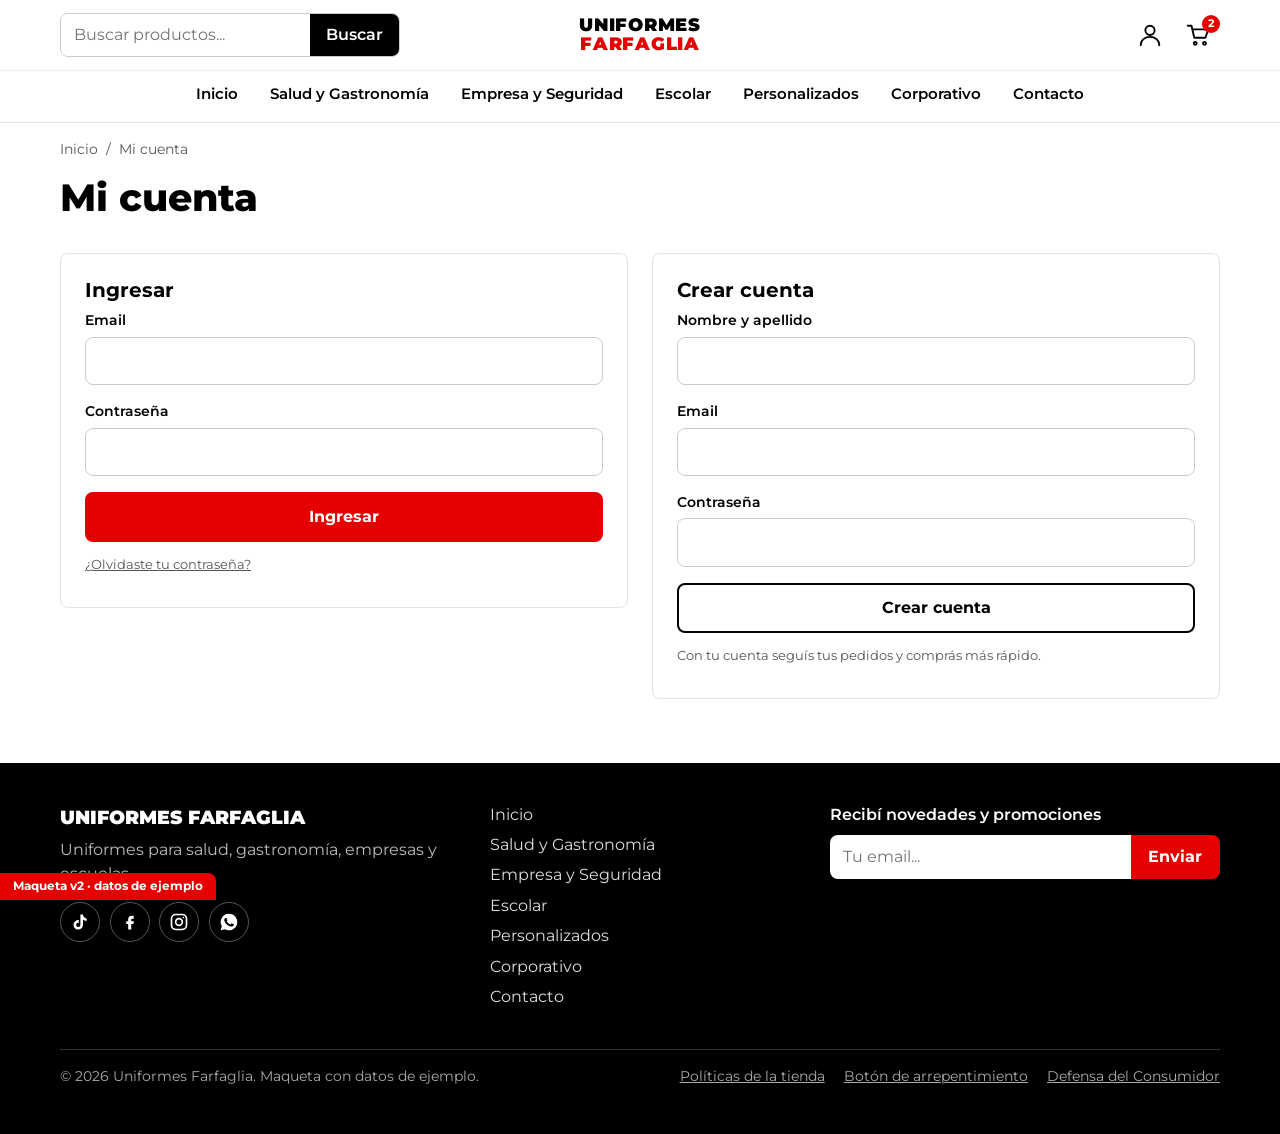
<file: mi-cuenta.html>
<!DOCTYPE html>
<html lang="es-AR">
<head>
  <meta charset="UTF-8">
  <meta name="viewport" content="width=device-width, initial-scale=1">
  <title>Mi cuenta | Uniformes Farfaglia</title>
  <meta name="description" content="Maqueta de la nueva tienda online de Uniformes Farfaglia.">
  <meta name="robots" content="noindex, nofollow">
  <link rel="preconnect" href="https://fonts.googleapis.com">
  <link rel="preconnect" href="https://fonts.gstatic.com" crossorigin>
  <link href="https://fonts.googleapis.com/css2?family=Inter:wght@400;600;800&family=Montserrat:wght@400;500;600;700;800;900&display=swap" rel="stylesheet">
  <link rel="stylesheet" href="./css/tokens.css?v=2">
  <link rel="stylesheet" href="./css/base.css?v=2">
  <link rel="stylesheet" href="./css/style.css?v=2">
</head>
<body>
<a class="skip-link" href="#contenido">Ir al contenido</a>
<header class="site-header" id="top">
  <div class="header-top">
    <button class="icono-btn menu-toggle" type="button" aria-label="Abrir menú" aria-expanded="false" aria-controls="nav-principal"><svg viewBox="0 0 28 28" fill="none" stroke="currentColor" stroke-width="2.2" stroke-linecap="round" aria-hidden="true"><path d="M4 8h20M4 14h20M4 20h20"/></svg></button>
    <form class="buscador" role="search" data-demo-form data-demo-titulo="Búsqueda de ejemplo" data-demo-texto="En el sitio final, acá se mostrarían los resultados de tu búsqueda.">
      <label class="sr-only" for="buscar">Buscar productos</label>
      <input id="buscar" type="search" placeholder="Buscar productos..." autocomplete="off">
      <button type="submit">Buscar</button>
    </form>
    <a class="logo" href="./index.html" aria-label="Uniformes Farfaglia, ir al inicio"><span>Uniformes</span><span>Farfaglia</span></a>
    <div class="header-acciones">
      <a class="icono-btn" href="./mi-cuenta.html" aria-label="Mi cuenta"><svg viewBox="0 0 28 28" fill="none" stroke="currentColor" stroke-width="2" stroke-linecap="round" stroke-linejoin="round" aria-hidden="true"><circle cx="14" cy="9" r="5"/><path d="M4 25c0-5.5 4.5-9 10-9s10 3.5 10 9"/></svg></a>
      <a class="icono-btn" href="./carrito.html" aria-label="Carrito"><svg viewBox="0 0 28 28" fill="none" stroke="currentColor" stroke-width="2" stroke-linecap="round" stroke-linejoin="round" aria-hidden="true"><path d="M3 4h4l3 13h12l3-9H8"/><circle cx="11" cy="23" r="1.6"/><circle cx="21" cy="23" r="1.6"/></svg><span class="badge" data-cart-count>2</span></a>
    </div>
  </div>
  <nav class="nav-principal" id="nav-principal" aria-label="Principal"><ul><li><a href="./index.html">Inicio</a></li><li><a href="./salud-gastronomia.html">Salud y Gastronomía</a></li><li><a href="./empresa-seguridad.html">Empresa y Seguridad</a></li><li><a href="./escolar.html">Escolar</a></li><li><a href="./personalizados.html">Personalizados</a></li><li><a href="./corporativo.html">Corporativo</a></li><li><a href="./contacto.html">Contacto</a></li></ul></nav>
</header>
<main id="contenido">
<nav class="migas contenedor" aria-label="Migas de pan"><a href="./index.html">Inicio</a><span aria-hidden="true">/</span><span>Mi cuenta</span></nav>
<div class="contenedor cabecera-pagina"><h1>Mi cuenta</h1></div>
<div class="contenedor dos-col">
  <section class="caja" aria-labelledby="t-ing"><h2 id="t-ing">Ingresar</h2>
    <form data-demo-form data-demo-titulo="Ingreso de ejemplo" data-demo-texto="Esta es una maqueta: no hay cuentas reales.">
      <div class="campo"><label for="l-mail">Email</label><input class="input" id="l-mail" type="email" required></div>
      <div class="campo"><label for="l-pass">Contraseña</label><input class="input" id="l-pass" type="password" required></div>
      <button class="btn btn-rojo btn-bloque" type="submit">Ingresar</button>
      <p class="aviso-demo"><a href="#">¿Olvidaste tu contraseña?</a></p>
    </form></section>
  <section class="caja" aria-labelledby="t-reg"><h2 id="t-reg">Crear cuenta</h2>
    <form data-demo-form data-demo-titulo="Registro de ejemplo" data-demo-texto="Esta es una maqueta: no se crea ninguna cuenta.">
      <div class="campo"><label for="r-nom">Nombre y apellido</label><input class="input" id="r-nom" required></div>
      <div class="campo"><label for="r-mail">Email</label><input class="input" id="r-mail" type="email" required></div>
      <div class="campo"><label for="r-pass">Contraseña</label><input class="input" id="r-pass" type="password" required></div>
      <button class="btn btn-borde btn-bloque" type="submit">Crear cuenta</button>
      <p class="aviso-demo">Con tu cuenta seguís tus pedidos y comprás más rápido.</p>
    </form></section>
</div>
</main>
<footer class="site-footer">
  <div class="footer-grid">
    <div>
      <p class="footer-marca">Uniformes Farfaglia</p>
      <p class="footer-desc">Uniformes para salud, gastronomía, empresas y escuelas.</p>
      <div class="redes">
        <a href="#" aria-label="TikTok"><svg viewBox="0 0 24 24" fill="currentColor" aria-hidden="true"><path d="M16.6 5.8A4.3 4.3 0 0 1 15.5 3h-3v12.4a2.6 2.6 0 1 1-2.6-2.6c.3 0 .5 0 .8.1V9.8a5.7 5.7 0 1 0 4.9 5.6V9.3a7.3 7.3 0 0 0 4.3 1.4V7.7a4.3 4.3 0 0 1-3.3-1.9z"/></svg></a>
        <a href="#" aria-label="Facebook"><svg viewBox="0 0 24 24" fill="currentColor" aria-hidden="true"><path d="M14 8h2.5V4.5H14C11.5 4.5 9.8 6.2 9.8 8.7V11H7.5v3.5h2.3V21H13.5v-6.5h2.6l.6-3.5h-3.2V9.1c0-.6.4-1.1 1.1-1.1z"/></svg></a>
        <a href="#" aria-label="Instagram"><svg viewBox="0 0 24 24" fill="none" stroke="currentColor" stroke-width="2" aria-hidden="true"><rect x="3" y="3" width="18" height="18" rx="5"/><circle cx="12" cy="12" r="4"/><circle cx="17.3" cy="6.7" r="1" fill="currentColor" stroke="none"/></svg></a>
        <a href="https://wa.me/5491173076109" aria-label="WhatsApp"><svg viewBox="0 0 24 24" fill="currentColor" aria-hidden="true"><path d="M12 2a10 10 0 0 0-8.6 15.1L2 22l5-1.3A10 10 0 1 0 12 2zm5.2 14.2c-.2.6-1.3 1.2-1.8 1.2-.5.1-1 .2-3.3-.7-2.8-1.2-4.6-4-4.7-4.2-.1-.2-1.1-1.5-1.1-2.8s.7-2 1-2.3c.2-.3.5-.3.7-.3h.5c.2 0 .4 0 .6.5l.9 2.1c.1.2.1.4 0 .5l-.4.6c-.1.2-.3.3-.1.6.2.3.8 1.3 1.7 2.1 1.1 1 2 1.3 2.3 1.4.3.1.4.1.6-.1l.8-1c.2-.2.4-.2.6-.1l2 .9c.3.1.5.2.5.3.1.2.1.8-.1 1.4z"/></svg></a>
      </div>
    </div>
    <nav class="footer-nav" aria-label="Pie de página"><a href="./index.html">Inicio</a><a href="./salud-gastronomia.html">Salud y Gastronomía</a><a href="./empresa-seguridad.html">Empresa y Seguridad</a><a href="./escolar.html">Escolar</a><a href="./personalizados.html">Personalizados</a><a href="./corporativo.html">Corporativo</a><a href="./contacto.html">Contacto</a></nav>
    <form class="footer-sub" data-demo-form data-demo-titulo="Suscripción de ejemplo" data-demo-texto="En el sitio final, acá se registraría tu email para recibir novedades.">
      <label for="email-sub">Recibí novedades y promociones</label>
      <div class="suscribir">
        <input id="email-sub" type="email" placeholder="Tu email..." required>
        <button type="submit">Enviar</button>
      </div>
    </form>
  </div>
  <div class="footer-legal">
    <p>© 2026 Uniformes Farfaglia. Maqueta con datos de ejemplo.</p>
    <nav aria-label="Legal">
      <a href="./politicas.html">Políticas de la tienda</a>
      <a href="./politicas.html#arrepentimiento">Botón de arrepentimiento</a>
      <a href="./politicas.html#defensa-consumidor">Defensa del Consumidor</a>
    </nav>
  </div>
</footer>
<div class="ribbon-demo" aria-hidden="true">Maqueta v2 · datos de ejemplo</div>
<dialog class="dlg" id="dlg-demo" aria-labelledby="dlg-titulo">
  <h2 id="dlg-titulo" data-dlg-titulo>Esto es una maqueta</h2>
  <p data-dlg-texto>Esta acción no envía datos.</p>
  <button class="btn btn-rojo" type="button" data-dlg-cerrar>Entendido</button>
</dialog>
<script src="./js/main.js?v=2" defer></script>
</body>
</html>
</file>
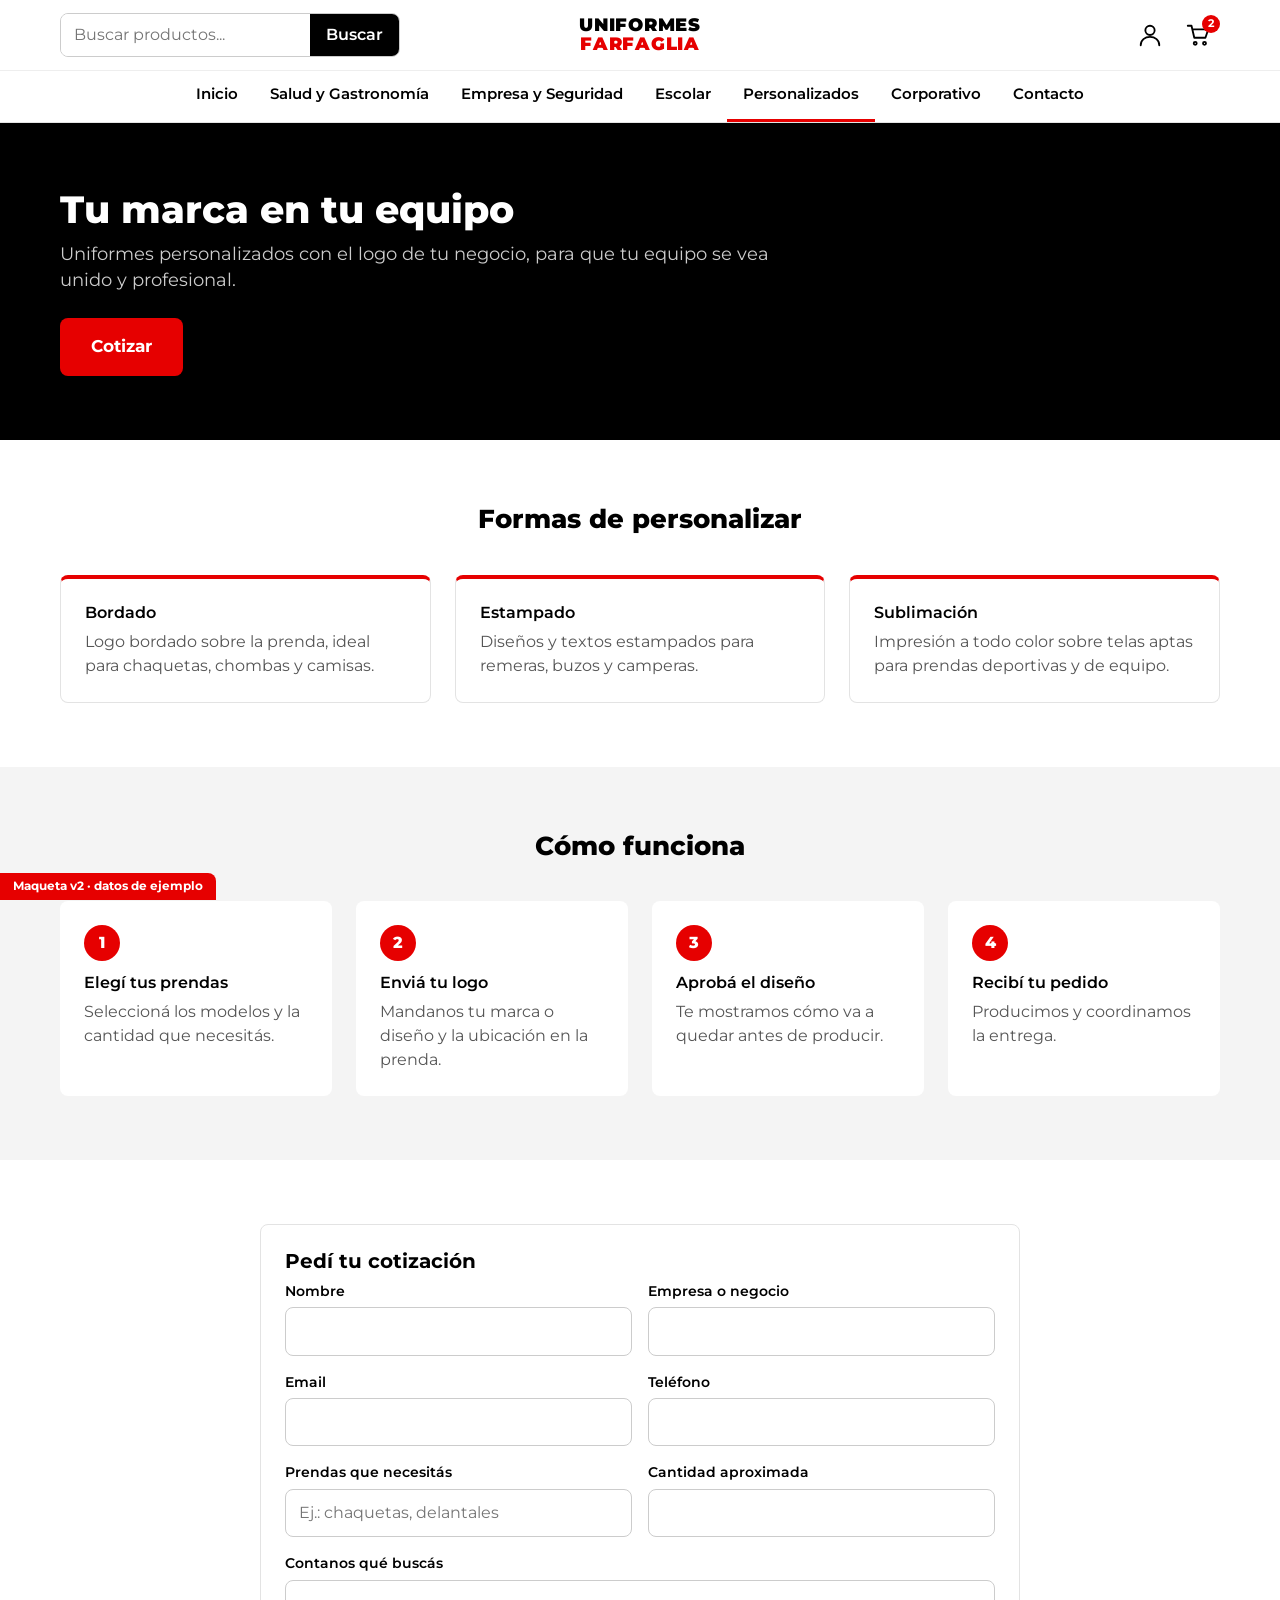
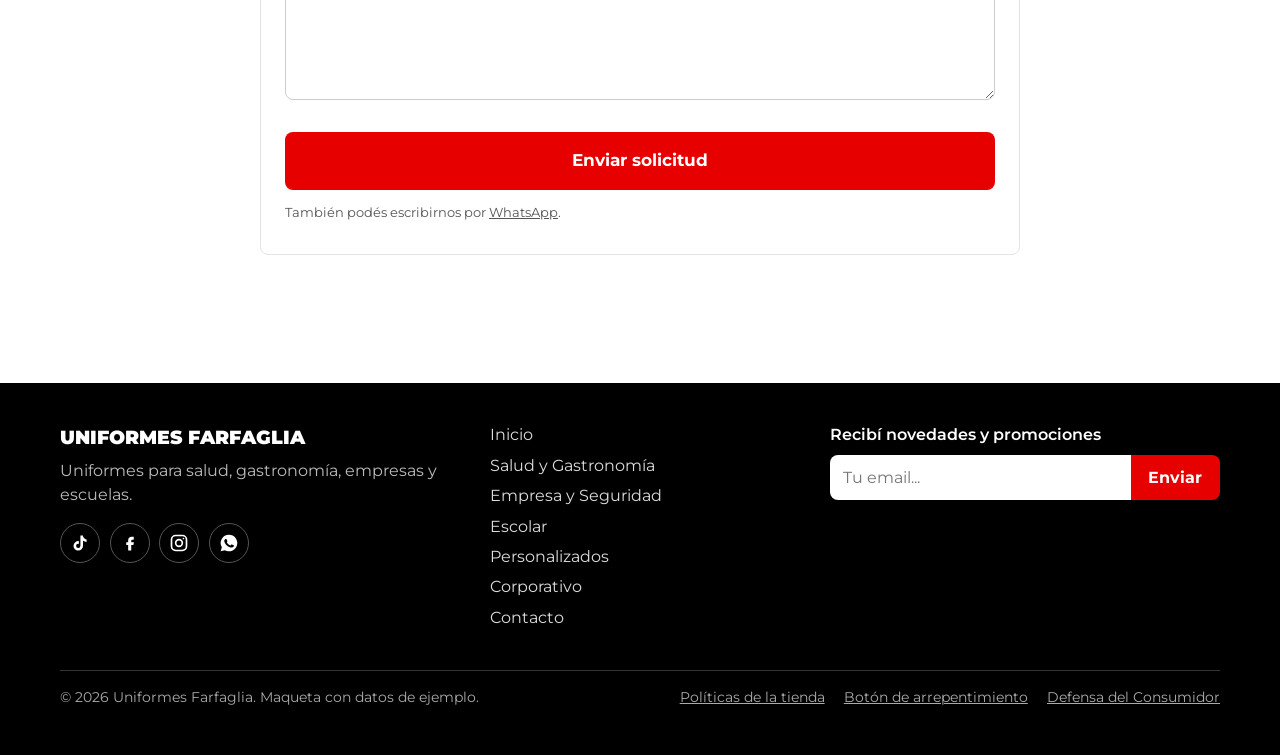
<file: personalizados.html>
<!DOCTYPE html>
<html lang="es-AR">
<head>
  <meta charset="UTF-8">
  <meta name="viewport" content="width=device-width, initial-scale=1">
  <title>Uniformes personalizados | Uniformes Farfaglia</title>
  <meta name="description" content="Maqueta de la nueva tienda online de Uniformes Farfaglia.">
  <meta name="robots" content="noindex, nofollow">
  <link rel="preconnect" href="https://fonts.googleapis.com">
  <link rel="preconnect" href="https://fonts.gstatic.com" crossorigin>
  <link href="https://fonts.googleapis.com/css2?family=Inter:wght@400;600;800&family=Montserrat:wght@400;500;600;700;800;900&display=swap" rel="stylesheet">
  <link rel="stylesheet" href="./css/tokens.css?v=2">
  <link rel="stylesheet" href="./css/base.css?v=2">
  <link rel="stylesheet" href="./css/style.css?v=2">
</head>
<body>
<a class="skip-link" href="#contenido">Ir al contenido</a>
<header class="site-header" id="top">
  <div class="header-top">
    <button class="icono-btn menu-toggle" type="button" aria-label="Abrir menú" aria-expanded="false" aria-controls="nav-principal"><svg viewBox="0 0 28 28" fill="none" stroke="currentColor" stroke-width="2.2" stroke-linecap="round" aria-hidden="true"><path d="M4 8h20M4 14h20M4 20h20"/></svg></button>
    <form class="buscador" role="search" data-demo-form data-demo-titulo="Búsqueda de ejemplo" data-demo-texto="En el sitio final, acá se mostrarían los resultados de tu búsqueda.">
      <label class="sr-only" for="buscar">Buscar productos</label>
      <input id="buscar" type="search" placeholder="Buscar productos..." autocomplete="off">
      <button type="submit">Buscar</button>
    </form>
    <a class="logo" href="./index.html" aria-label="Uniformes Farfaglia, ir al inicio"><span>Uniformes</span><span>Farfaglia</span></a>
    <div class="header-acciones">
      <a class="icono-btn" href="./mi-cuenta.html" aria-label="Mi cuenta"><svg viewBox="0 0 28 28" fill="none" stroke="currentColor" stroke-width="2" stroke-linecap="round" stroke-linejoin="round" aria-hidden="true"><circle cx="14" cy="9" r="5"/><path d="M4 25c0-5.5 4.5-9 10-9s10 3.5 10 9"/></svg></a>
      <a class="icono-btn" href="./carrito.html" aria-label="Carrito"><svg viewBox="0 0 28 28" fill="none" stroke="currentColor" stroke-width="2" stroke-linecap="round" stroke-linejoin="round" aria-hidden="true"><path d="M3 4h4l3 13h12l3-9H8"/><circle cx="11" cy="23" r="1.6"/><circle cx="21" cy="23" r="1.6"/></svg><span class="badge" data-cart-count>2</span></a>
    </div>
  </div>
  <nav class="nav-principal" id="nav-principal" aria-label="Principal"><ul><li><a href="./index.html">Inicio</a></li><li><a href="./salud-gastronomia.html">Salud y Gastronomía</a></li><li><a href="./empresa-seguridad.html">Empresa y Seguridad</a></li><li><a href="./escolar.html">Escolar</a></li><li><a href="./personalizados.html" aria-current="page">Personalizados</a></li><li><a href="./corporativo.html">Corporativo</a></li><li><a href="./contacto.html">Contacto</a></li></ul></nav>
</header>
<main id="contenido">
<section class="banda-oscura"><div class="contenedor"><h1>Tu marca en tu equipo</h1>
<p>Uniformes personalizados con el logo de tu negocio, para que tu equipo se vea unido y profesional.</p>
<a class="btn btn-rojo btn-grande" href="#cotizar">Cotizar</a></div></section>
<section class="seccion" aria-labelledby="t-tec"><div class="contenedor"><h2 class="titulo-seccion" id="t-tec">Formas de personalizar</h2><div class="grid-info"><div class="tarjeta-info"><h3>Bordado</h3><p>Logo bordado sobre la prenda, ideal para chaquetas, chombas y camisas.</p></div><div class="tarjeta-info"><h3>Estampado</h3><p>Diseños y textos estampados para remeras, buzos y camperas.</p></div><div class="tarjeta-info"><h3>Sublimación</h3><p>Impresión a todo color sobre telas aptas para prendas deportivas y de equipo.</p></div></div></div></section>
<section class="seccion gris" aria-labelledby="t-pas"><div class="contenedor"><h2 class="titulo-seccion" id="t-pas">Cómo funciona</h2><ol class="pasos"><li><h3>Elegí tus prendas</h3><p>Seleccioná los modelos y la cantidad que necesitás.</p></li><li><h3>Enviá tu logo</h3><p>Mandanos tu marca o diseño y la ubicación en la prenda.</p></li><li><h3>Aprobá el diseño</h3><p>Te mostramos cómo va a quedar antes de producir.</p></li><li><h3>Recibí tu pedido</h3><p>Producimos y coordinamos la entrega.</p></li></ol></div></section>
<section class="seccion"><div class="contenedor" style="max-width:760px"><form class="caja" id="cotizar" data-demo-form data-demo-titulo="Cotización de ejemplo" data-demo-texto="Esta es una maqueta: el pedido de cotización no se envía.">
  <h2>Pedí tu cotización</h2>
  <div class="grid-form">
    <div class="campo"><label for="q-nom">Nombre</label><input class="input" id="q-nom" required></div>
    <div class="campo"><label for="q-emp">Empresa o negocio</label><input class="input" id="q-emp"></div>
    <div class="campo"><label for="q-mail">Email</label><input class="input" id="q-mail" type="email" required></div>
    <div class="campo"><label for="q-tel">Teléfono</label><input class="input" id="q-tel" type="tel"></div>
    
    <div class="campo"><label for="q-pren">Prendas que necesitás</label><input class="input" id="q-pren" placeholder="Ej.: chaquetas, delantales"></div>
    <div class="campo"><label for="q-cant">Cantidad aproximada</label><input class="input" id="q-cant" type="number" min="1"></div>
    <div class="campo ancho"><label for="q-msg">Contanos qué buscás</label><textarea class="input" id="q-msg" rows="4"></textarea></div>
  </div>
  <button class="btn btn-rojo btn-grande btn-bloque" type="submit" style="margin-top:1rem">Enviar solicitud</button>
  <p class="aviso-demo">También podés escribirnos por <a href="https://wa.me/5491173076109?text=Hola%2C%20quisiera%20cotizar%20uniformes%20personalizados%20para%20mi%20equipo.">WhatsApp</a>.</p>
</form></div></section>
</main>
<footer class="site-footer">
  <div class="footer-grid">
    <div>
      <p class="footer-marca">Uniformes Farfaglia</p>
      <p class="footer-desc">Uniformes para salud, gastronomía, empresas y escuelas.</p>
      <div class="redes">
        <a href="#" aria-label="TikTok"><svg viewBox="0 0 24 24" fill="currentColor" aria-hidden="true"><path d="M16.6 5.8A4.3 4.3 0 0 1 15.5 3h-3v12.4a2.6 2.6 0 1 1-2.6-2.6c.3 0 .5 0 .8.1V9.8a5.7 5.7 0 1 0 4.9 5.6V9.3a7.3 7.3 0 0 0 4.3 1.4V7.7a4.3 4.3 0 0 1-3.3-1.9z"/></svg></a>
        <a href="#" aria-label="Facebook"><svg viewBox="0 0 24 24" fill="currentColor" aria-hidden="true"><path d="M14 8h2.5V4.5H14C11.5 4.5 9.8 6.2 9.8 8.7V11H7.5v3.5h2.3V21H13.5v-6.5h2.6l.6-3.5h-3.2V9.1c0-.6.4-1.1 1.1-1.1z"/></svg></a>
        <a href="#" aria-label="Instagram"><svg viewBox="0 0 24 24" fill="none" stroke="currentColor" stroke-width="2" aria-hidden="true"><rect x="3" y="3" width="18" height="18" rx="5"/><circle cx="12" cy="12" r="4"/><circle cx="17.3" cy="6.7" r="1" fill="currentColor" stroke="none"/></svg></a>
        <a href="https://wa.me/5491173076109" aria-label="WhatsApp"><svg viewBox="0 0 24 24" fill="currentColor" aria-hidden="true"><path d="M12 2a10 10 0 0 0-8.6 15.1L2 22l5-1.3A10 10 0 1 0 12 2zm5.2 14.2c-.2.6-1.3 1.2-1.8 1.2-.5.1-1 .2-3.3-.7-2.8-1.2-4.6-4-4.7-4.2-.1-.2-1.1-1.5-1.1-2.8s.7-2 1-2.3c.2-.3.5-.3.7-.3h.5c.2 0 .4 0 .6.5l.9 2.1c.1.2.1.4 0 .5l-.4.6c-.1.2-.3.3-.1.6.2.3.8 1.3 1.7 2.1 1.1 1 2 1.3 2.3 1.4.3.1.4.1.6-.1l.8-1c.2-.2.4-.2.6-.1l2 .9c.3.1.5.2.5.3.1.2.1.8-.1 1.4z"/></svg></a>
      </div>
    </div>
    <nav class="footer-nav" aria-label="Pie de página"><a href="./index.html">Inicio</a><a href="./salud-gastronomia.html">Salud y Gastronomía</a><a href="./empresa-seguridad.html">Empresa y Seguridad</a><a href="./escolar.html">Escolar</a><a href="./personalizados.html">Personalizados</a><a href="./corporativo.html">Corporativo</a><a href="./contacto.html">Contacto</a></nav>
    <form class="footer-sub" data-demo-form data-demo-titulo="Suscripción de ejemplo" data-demo-texto="En el sitio final, acá se registraría tu email para recibir novedades.">
      <label for="email-sub">Recibí novedades y promociones</label>
      <div class="suscribir">
        <input id="email-sub" type="email" placeholder="Tu email..." required>
        <button type="submit">Enviar</button>
      </div>
    </form>
  </div>
  <div class="footer-legal">
    <p>© 2026 Uniformes Farfaglia. Maqueta con datos de ejemplo.</p>
    <nav aria-label="Legal">
      <a href="./politicas.html">Políticas de la tienda</a>
      <a href="./politicas.html#arrepentimiento">Botón de arrepentimiento</a>
      <a href="./politicas.html#defensa-consumidor">Defensa del Consumidor</a>
    </nav>
  </div>
</footer>
<div class="ribbon-demo" aria-hidden="true">Maqueta v2 · datos de ejemplo</div>
<dialog class="dlg" id="dlg-demo" aria-labelledby="dlg-titulo">
  <h2 id="dlg-titulo" data-dlg-titulo>Esto es una maqueta</h2>
  <p data-dlg-texto>Esta acción no envía datos.</p>
  <button class="btn btn-rojo" type="button" data-dlg-cerrar>Entendido</button>
</dialog>
<script src="./js/main.js?v=2" defer></script>
</body>
</html>
</file>
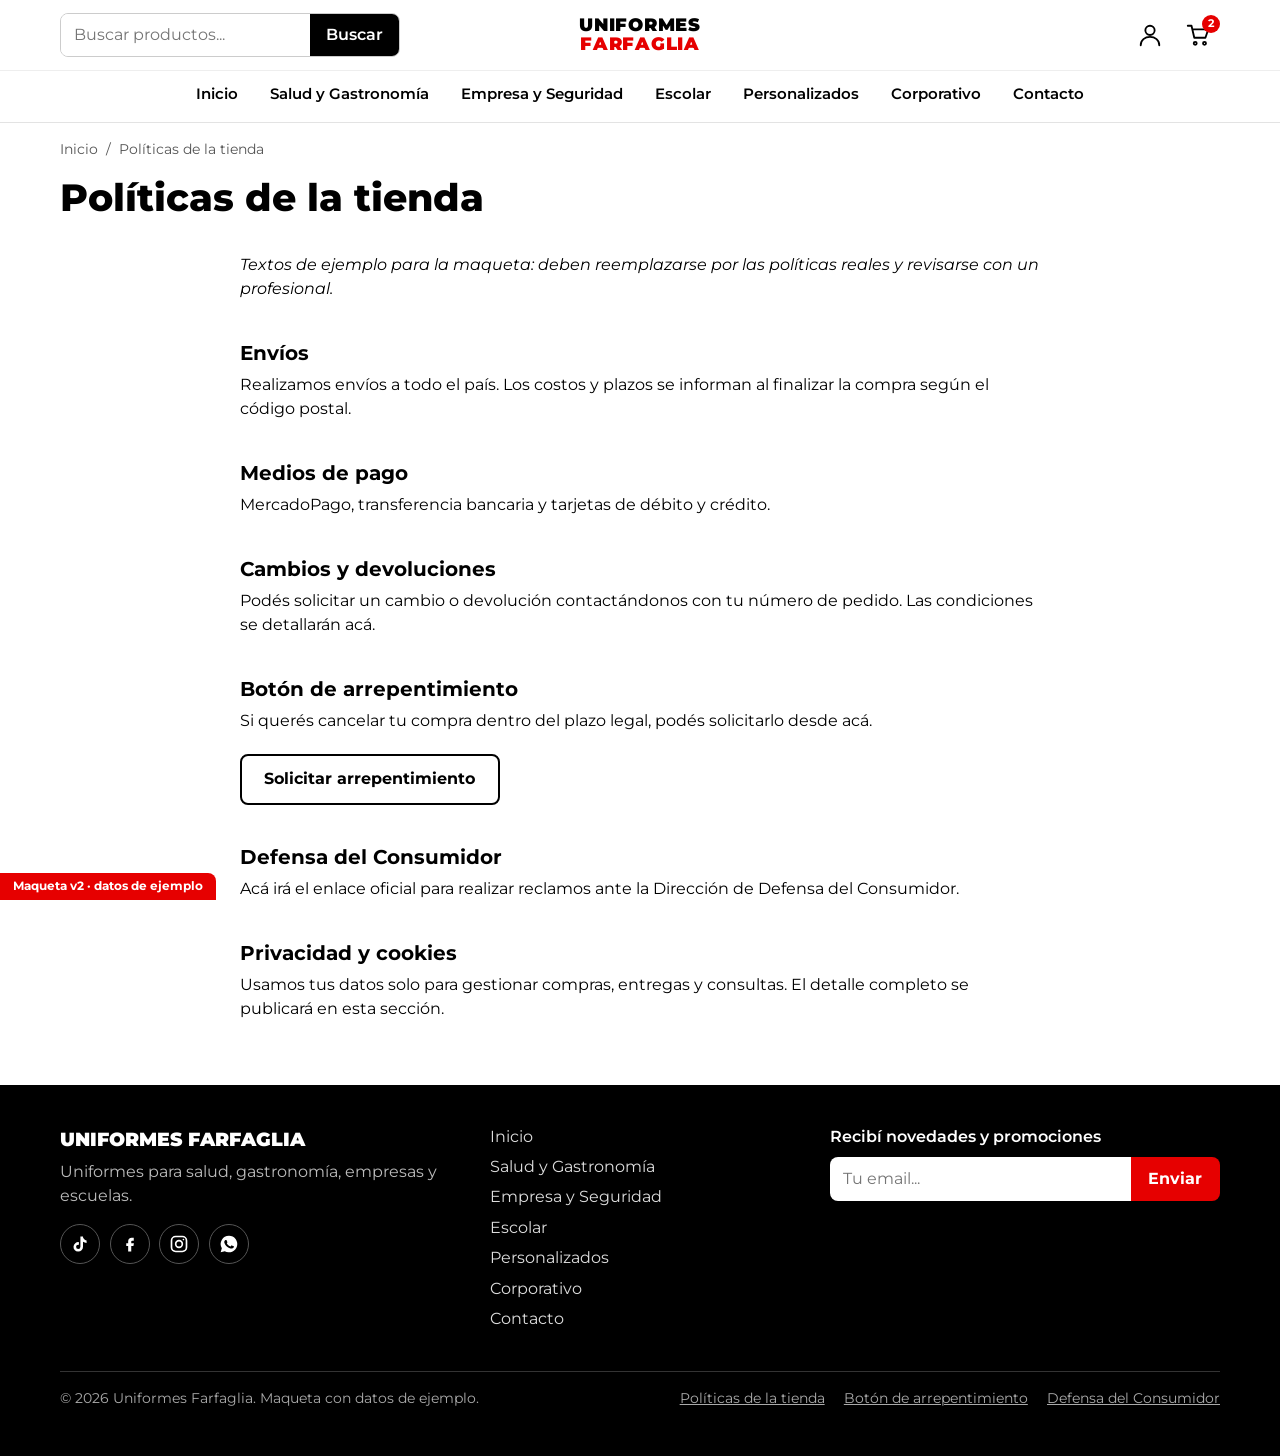
<file: politicas.html>
<!DOCTYPE html>
<html lang="es-AR">
<head>
  <meta charset="UTF-8">
  <meta name="viewport" content="width=device-width, initial-scale=1">
  <title>Políticas de la tienda | Uniformes Farfaglia</title>
  <meta name="description" content="Maqueta de la nueva tienda online de Uniformes Farfaglia.">
  <meta name="robots" content="noindex, nofollow">
  <link rel="preconnect" href="https://fonts.googleapis.com">
  <link rel="preconnect" href="https://fonts.gstatic.com" crossorigin>
  <link href="https://fonts.googleapis.com/css2?family=Inter:wght@400;600;800&family=Montserrat:wght@400;500;600;700;800;900&display=swap" rel="stylesheet">
  <link rel="stylesheet" href="./css/tokens.css?v=2">
  <link rel="stylesheet" href="./css/base.css?v=2">
  <link rel="stylesheet" href="./css/style.css?v=2">
</head>
<body>
<a class="skip-link" href="#contenido">Ir al contenido</a>
<header class="site-header" id="top">
  <div class="header-top">
    <button class="icono-btn menu-toggle" type="button" aria-label="Abrir menú" aria-expanded="false" aria-controls="nav-principal"><svg viewBox="0 0 28 28" fill="none" stroke="currentColor" stroke-width="2.2" stroke-linecap="round" aria-hidden="true"><path d="M4 8h20M4 14h20M4 20h20"/></svg></button>
    <form class="buscador" role="search" data-demo-form data-demo-titulo="Búsqueda de ejemplo" data-demo-texto="En el sitio final, acá se mostrarían los resultados de tu búsqueda.">
      <label class="sr-only" for="buscar">Buscar productos</label>
      <input id="buscar" type="search" placeholder="Buscar productos..." autocomplete="off">
      <button type="submit">Buscar</button>
    </form>
    <a class="logo" href="./index.html" aria-label="Uniformes Farfaglia, ir al inicio"><span>Uniformes</span><span>Farfaglia</span></a>
    <div class="header-acciones">
      <a class="icono-btn" href="./mi-cuenta.html" aria-label="Mi cuenta"><svg viewBox="0 0 28 28" fill="none" stroke="currentColor" stroke-width="2" stroke-linecap="round" stroke-linejoin="round" aria-hidden="true"><circle cx="14" cy="9" r="5"/><path d="M4 25c0-5.5 4.5-9 10-9s10 3.5 10 9"/></svg></a>
      <a class="icono-btn" href="./carrito.html" aria-label="Carrito"><svg viewBox="0 0 28 28" fill="none" stroke="currentColor" stroke-width="2" stroke-linecap="round" stroke-linejoin="round" aria-hidden="true"><path d="M3 4h4l3 13h12l3-9H8"/><circle cx="11" cy="23" r="1.6"/><circle cx="21" cy="23" r="1.6"/></svg><span class="badge" data-cart-count>2</span></a>
    </div>
  </div>
  <nav class="nav-principal" id="nav-principal" aria-label="Principal"><ul><li><a href="./index.html">Inicio</a></li><li><a href="./salud-gastronomia.html">Salud y Gastronomía</a></li><li><a href="./empresa-seguridad.html">Empresa y Seguridad</a></li><li><a href="./escolar.html">Escolar</a></li><li><a href="./personalizados.html">Personalizados</a></li><li><a href="./corporativo.html">Corporativo</a></li><li><a href="./contacto.html">Contacto</a></li></ul></nav>
</header>
<main id="contenido">
<nav class="migas contenedor" aria-label="Migas de pan"><a href="./index.html">Inicio</a><span aria-hidden="true">/</span><span>Políticas de la tienda</span></nav>
<div class="contenedor cabecera-pagina"><h1>Políticas de la tienda</h1></div>
<div class="contenedor texto-legal">
  <p><em>Textos de ejemplo para la maqueta: deben reemplazarse por las políticas reales y revisarse con un profesional.</em></p>
  <h2 id="envios">Envíos</h2><p>Realizamos envíos a todo el país. Los costos y plazos se informan al finalizar la compra según el código postal.</p>
  <h2 id="pagos">Medios de pago</h2><p>MercadoPago, transferencia bancaria y tarjetas de débito y crédito.</p>
  <h2 id="devoluciones">Cambios y devoluciones</h2><p>Podés solicitar un cambio o devolución contactándonos con tu número de pedido. Las condiciones se detallarán acá.</p>
  <h2 id="arrepentimiento">Botón de arrepentimiento</h2><p>Si querés cancelar tu compra dentro del plazo legal, podés solicitarlo desde acá.</p>
  <form data-demo-form data-demo-titulo="Solicitud de ejemplo" data-demo-texto="Esta es una maqueta: no se registra ninguna solicitud."><button class="btn btn-borde" type="submit" style="margin-top:.8rem">Solicitar arrepentimiento</button></form>
  <h2 id="defensa-consumidor">Defensa del Consumidor</h2><p>Acá irá el enlace oficial para realizar reclamos ante la Dirección de Defensa del Consumidor.</p>
  <h2 id="privacidad">Privacidad y cookies</h2><p>Usamos tus datos solo para gestionar compras, entregas y consultas. El detalle completo se publicará en esta sección.</p>
</div>
</main>
<footer class="site-footer">
  <div class="footer-grid">
    <div>
      <p class="footer-marca">Uniformes Farfaglia</p>
      <p class="footer-desc">Uniformes para salud, gastronomía, empresas y escuelas.</p>
      <div class="redes">
        <a href="#" aria-label="TikTok"><svg viewBox="0 0 24 24" fill="currentColor" aria-hidden="true"><path d="M16.6 5.8A4.3 4.3 0 0 1 15.5 3h-3v12.4a2.6 2.6 0 1 1-2.6-2.6c.3 0 .5 0 .8.1V9.8a5.7 5.7 0 1 0 4.9 5.6V9.3a7.3 7.3 0 0 0 4.3 1.4V7.7a4.3 4.3 0 0 1-3.3-1.9z"/></svg></a>
        <a href="#" aria-label="Facebook"><svg viewBox="0 0 24 24" fill="currentColor" aria-hidden="true"><path d="M14 8h2.5V4.5H14C11.5 4.5 9.8 6.2 9.8 8.7V11H7.5v3.5h2.3V21H13.5v-6.5h2.6l.6-3.5h-3.2V9.1c0-.6.4-1.1 1.1-1.1z"/></svg></a>
        <a href="#" aria-label="Instagram"><svg viewBox="0 0 24 24" fill="none" stroke="currentColor" stroke-width="2" aria-hidden="true"><rect x="3" y="3" width="18" height="18" rx="5"/><circle cx="12" cy="12" r="4"/><circle cx="17.3" cy="6.7" r="1" fill="currentColor" stroke="none"/></svg></a>
        <a href="https://wa.me/5491173076109" aria-label="WhatsApp"><svg viewBox="0 0 24 24" fill="currentColor" aria-hidden="true"><path d="M12 2a10 10 0 0 0-8.6 15.1L2 22l5-1.3A10 10 0 1 0 12 2zm5.2 14.2c-.2.6-1.3 1.2-1.8 1.2-.5.1-1 .2-3.3-.7-2.8-1.2-4.6-4-4.7-4.2-.1-.2-1.1-1.5-1.1-2.8s.7-2 1-2.3c.2-.3.5-.3.7-.3h.5c.2 0 .4 0 .6.5l.9 2.1c.1.2.1.4 0 .5l-.4.6c-.1.2-.3.3-.1.6.2.3.8 1.3 1.7 2.1 1.1 1 2 1.3 2.3 1.4.3.1.4.1.6-.1l.8-1c.2-.2.4-.2.6-.1l2 .9c.3.1.5.2.5.3.1.2.1.8-.1 1.4z"/></svg></a>
      </div>
    </div>
    <nav class="footer-nav" aria-label="Pie de página"><a href="./index.html">Inicio</a><a href="./salud-gastronomia.html">Salud y Gastronomía</a><a href="./empresa-seguridad.html">Empresa y Seguridad</a><a href="./escolar.html">Escolar</a><a href="./personalizados.html">Personalizados</a><a href="./corporativo.html">Corporativo</a><a href="./contacto.html">Contacto</a></nav>
    <form class="footer-sub" data-demo-form data-demo-titulo="Suscripción de ejemplo" data-demo-texto="En el sitio final, acá se registraría tu email para recibir novedades.">
      <label for="email-sub">Recibí novedades y promociones</label>
      <div class="suscribir">
        <input id="email-sub" type="email" placeholder="Tu email..." required>
        <button type="submit">Enviar</button>
      </div>
    </form>
  </div>
  <div class="footer-legal">
    <p>© 2026 Uniformes Farfaglia. Maqueta con datos de ejemplo.</p>
    <nav aria-label="Legal">
      <a href="./politicas.html">Políticas de la tienda</a>
      <a href="./politicas.html#arrepentimiento">Botón de arrepentimiento</a>
      <a href="./politicas.html#defensa-consumidor">Defensa del Consumidor</a>
    </nav>
  </div>
</footer>
<div class="ribbon-demo" aria-hidden="true">Maqueta v2 · datos de ejemplo</div>
<dialog class="dlg" id="dlg-demo" aria-labelledby="dlg-titulo">
  <h2 id="dlg-titulo" data-dlg-titulo>Esto es una maqueta</h2>
  <p data-dlg-texto>Esta acción no envía datos.</p>
  <button class="btn btn-rojo" type="button" data-dlg-cerrar>Entendido</button>
</dialog>
<script src="./js/main.js?v=2" defer></script>
</body>
</html>
</file>
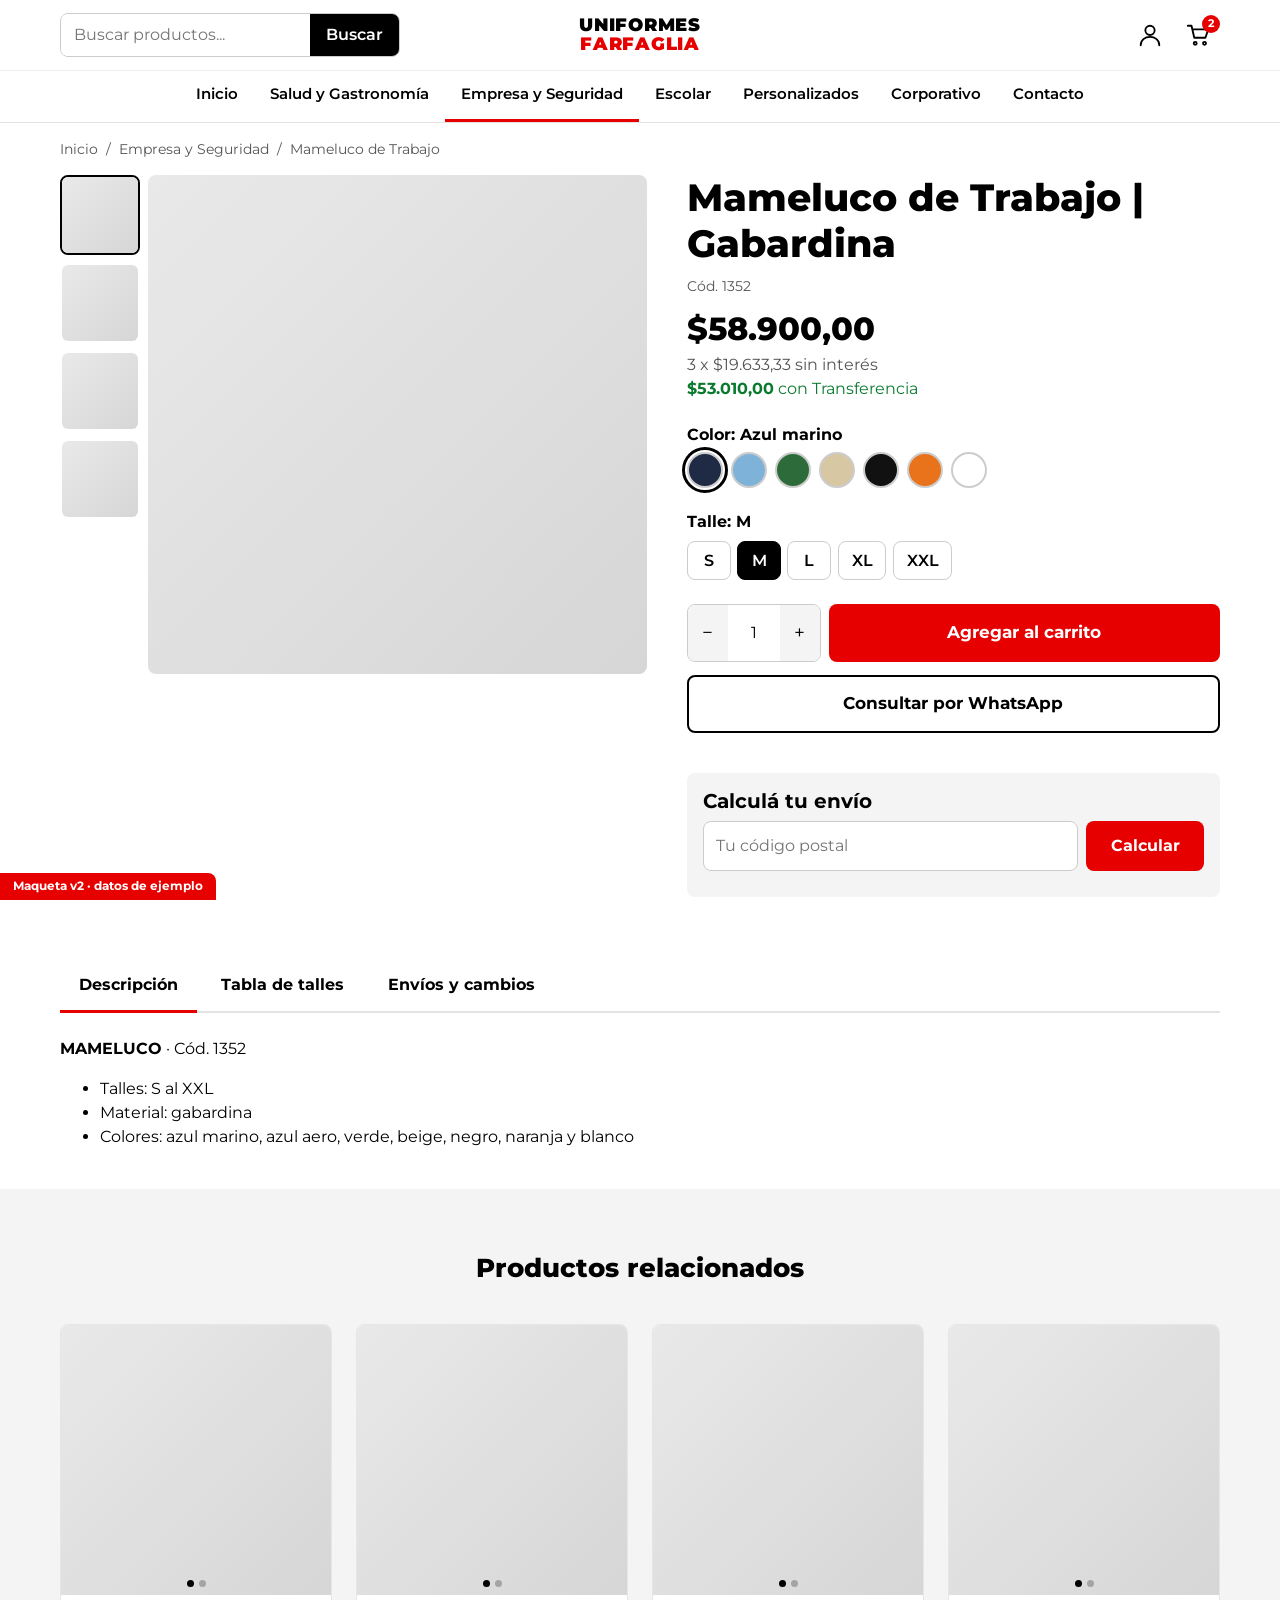
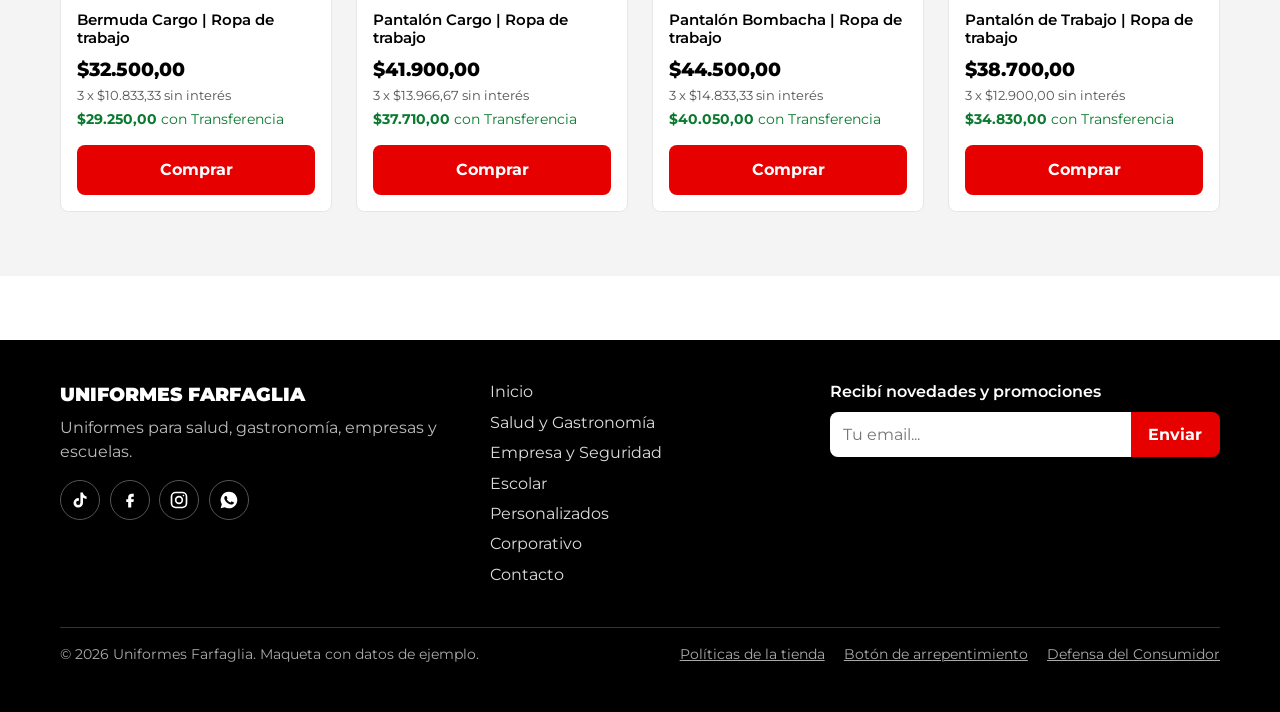
<file: producto.html>
<!DOCTYPE html>
<html lang="es-AR">
<head>
  <meta charset="UTF-8">
  <meta name="viewport" content="width=device-width, initial-scale=1">
  <title>Mameluco de Trabajo | Uniformes Farfaglia</title>
  <meta name="description" content="Maqueta de la nueva tienda online de Uniformes Farfaglia.">
  <meta name="robots" content="noindex, nofollow">
  <link rel="preconnect" href="https://fonts.googleapis.com">
  <link rel="preconnect" href="https://fonts.gstatic.com" crossorigin>
  <link href="https://fonts.googleapis.com/css2?family=Inter:wght@400;600;800&family=Montserrat:wght@400;500;600;700;800;900&display=swap" rel="stylesheet">
  <link rel="stylesheet" href="./css/tokens.css?v=2">
  <link rel="stylesheet" href="./css/base.css?v=2">
  <link rel="stylesheet" href="./css/style.css?v=2">
</head>
<body>
<a class="skip-link" href="#contenido">Ir al contenido</a>
<header class="site-header" id="top">
  <div class="header-top">
    <button class="icono-btn menu-toggle" type="button" aria-label="Abrir menú" aria-expanded="false" aria-controls="nav-principal"><svg viewBox="0 0 28 28" fill="none" stroke="currentColor" stroke-width="2.2" stroke-linecap="round" aria-hidden="true"><path d="M4 8h20M4 14h20M4 20h20"/></svg></button>
    <form class="buscador" role="search" data-demo-form data-demo-titulo="Búsqueda de ejemplo" data-demo-texto="En el sitio final, acá se mostrarían los resultados de tu búsqueda.">
      <label class="sr-only" for="buscar">Buscar productos</label>
      <input id="buscar" type="search" placeholder="Buscar productos..." autocomplete="off">
      <button type="submit">Buscar</button>
    </form>
    <a class="logo" href="./index.html" aria-label="Uniformes Farfaglia, ir al inicio"><span>Uniformes</span><span>Farfaglia</span></a>
    <div class="header-acciones">
      <a class="icono-btn" href="./mi-cuenta.html" aria-label="Mi cuenta"><svg viewBox="0 0 28 28" fill="none" stroke="currentColor" stroke-width="2" stroke-linecap="round" stroke-linejoin="round" aria-hidden="true"><circle cx="14" cy="9" r="5"/><path d="M4 25c0-5.5 4.5-9 10-9s10 3.5 10 9"/></svg></a>
      <a class="icono-btn" href="./carrito.html" aria-label="Carrito"><svg viewBox="0 0 28 28" fill="none" stroke="currentColor" stroke-width="2" stroke-linecap="round" stroke-linejoin="round" aria-hidden="true"><path d="M3 4h4l3 13h12l3-9H8"/><circle cx="11" cy="23" r="1.6"/><circle cx="21" cy="23" r="1.6"/></svg><span class="badge" data-cart-count>2</span></a>
    </div>
  </div>
  <nav class="nav-principal" id="nav-principal" aria-label="Principal"><ul><li><a href="./index.html">Inicio</a></li><li><a href="./salud-gastronomia.html">Salud y Gastronomía</a></li><li><a href="./empresa-seguridad.html" aria-current="page">Empresa y Seguridad</a></li><li><a href="./escolar.html">Escolar</a></li><li><a href="./personalizados.html">Personalizados</a></li><li><a href="./corporativo.html">Corporativo</a></li><li><a href="./contacto.html">Contacto</a></li></ul></nav>
</header>
<main id="contenido">
<nav class="migas contenedor" aria-label="Migas de pan"><a href="./index.html">Inicio</a><span aria-hidden="true">/</span><a href="./empresa-seguridad.html">Empresa y Seguridad</a><span aria-hidden="true">/</span><span>Mameluco de Trabajo</span></nav>
<div class="contenedor ficha">
  <div class="galeria" data-grupo="foto" data-atributo="aria-current">
    <div class="miniaturas"><button type="button" aria-label="Foto 1" aria-current="true"><div class="ph"></div></button><button type="button" aria-label="Foto 2" aria-current="false"><div class="ph"></div></button><button type="button" aria-label="Foto 3" aria-current="false"><div class="ph"></div></button><button type="button" aria-label="Foto 4" aria-current="false"><div class="ph"></div></button></div>
    <div class="ph galeria-principal" role="img" aria-label="Espacio para la foto principal del producto"></div>
  </div>
  <div class="ficha-info">
    <h1>Mameluco de Trabajo | Gabardina</h1>
    <p class="ficha-cod">Cód. 1352</p>
    <p class="ficha-precio">$58.900,00</p>
    <p class="ficha-cuotas">3 x $19.633,33 sin interés</p>
    <p class="ficha-transf"><strong>$53.010,00</strong> con Transferencia</p>

    <div class="opcion"><h2>Color: <span data-valor-de="color">Azul marino</span></h2>
      <div class="swatches" data-grupo="color"><button class="swatch" type="button" style="background:#1f2a44" aria-label="Azul marino" data-valor="Azul marino" aria-pressed="true"></button><button class="swatch" type="button" style="background:#7fb2d9" aria-label="Azul aero" data-valor="Azul aero" aria-pressed="false"></button><button class="swatch" type="button" style="background:#2e6b3a" aria-label="Verde" data-valor="Verde" aria-pressed="false"></button><button class="swatch" type="button" style="background:#d8c7a3" aria-label="Beige" data-valor="Beige" aria-pressed="false"></button><button class="swatch" type="button" style="background:#111111" aria-label="Negro" data-valor="Negro" aria-pressed="false"></button><button class="swatch" type="button" style="background:#e8731a" aria-label="Naranja" data-valor="Naranja" aria-pressed="false"></button><button class="swatch" type="button" style="background:#ffffff" aria-label="Blanco" data-valor="Blanco" aria-pressed="false"></button></div></div>
    <div class="opcion"><h2>Talle: <span data-valor-de="talle">M</span></h2>
      <div class="tallas" data-grupo="talle"><button class="chip" type="button" data-valor="S" aria-pressed="false">S</button><button class="chip" type="button" data-valor="M" aria-pressed="true">M</button><button class="chip" type="button" data-valor="L" aria-pressed="false">L</button><button class="chip" type="button" data-valor="XL" aria-pressed="false">XL</button><button class="chip" type="button" data-valor="XXL" aria-pressed="false">XXL</button></div></div>

    <div class="fila-compra">
      <div class="cantidad"><button type="button" data-paso="menos" aria-label="Menos">−</button><input id="cantidad-ficha" type="number" value="1" min="1" max="99" aria-label="Cantidad"><button type="button" data-paso="mas" aria-label="Más">+</button></div>
      <button class="btn btn-rojo btn-grande" type="button" data-add-ficha>Agregar al carrito</button>
    </div>
    <div class="fila-compra" style="margin-top:.8rem"><a class="btn btn-borde btn-grande btn-bloque" href="https://wa.me/5491173076109?text=Hola%2C%20quisiera%20consultar%20por%20el%20Mameluco%20Cod.%201352">Consultar por WhatsApp</a></div>

    <div class="envio-calc"><h2>Calculá tu envío</h2>
      <form data-calc-envio><label class="sr-only" for="cp">Código postal</label><input class="input" id="cp" inputmode="numeric" placeholder="Tu código postal"><button class="btn btn-rojo" type="submit">Calcular</button></form>
      <p class="resultado" data-calc-resultado aria-live="polite"></p></div>
  </div>
</div>

<div class="contenedor tabs">
  <div role="tablist" class="tablist" aria-label="Información del producto">
    <button role="tab" id="tab-desc" aria-selected="true" aria-controls="panel-desc" type="button">Descripción</button>
    <button role="tab" id="tab-talles" aria-selected="false" aria-controls="panel-talles" type="button">Tabla de talles</button>
    <button role="tab" id="tab-envios" aria-selected="false" aria-controls="panel-envios" type="button">Envíos y cambios</button>
  </div>
  <div class="tabpanel" role="tabpanel" id="panel-desc" aria-labelledby="tab-desc">
    <p><strong>MAMELUCO</strong> · Cód. 1352</p>
    <ul><li>Talles: S al XXL</li><li>Material: gabardina</li><li>Colores: azul marino, azul aero, verde, beige, negro, naranja y blanco</li></ul>
  </div>
  <div class="tabpanel" role="tabpanel" id="panel-talles" aria-labelledby="tab-talles" hidden>
    <p>Medidas de ejemplo, a reemplazar por la tabla real.</p>
    <table class="tabla"><thead><tr><th>Talle</th><th>Pecho (cm)</th><th>Largo (cm)</th></tr></thead>
    <tbody><tr><td>S</td><td>96</td><td>150</td></tr><tr><td>M</td><td>102</td><td>152</td></tr><tr><td>L</td><td>108</td><td>154</td></tr><tr><td>XL</td><td>114</td><td>156</td></tr><tr><td>XXL</td><td>120</td><td>158</td></tr></tbody></table>
  </div>
  <div class="tabpanel" role="tabpanel" id="panel-envios" aria-labelledby="tab-envios" hidden>
    <p>Hacemos envíos a todo el país. El plazo depende del producto, la cantidad y el destino.</p>
    <p>Las condiciones de cambios y devoluciones están en las <a href="./politicas.html">políticas de la tienda</a>.</p>
  </div>
</div>

<section class="seccion gris" aria-labelledby="t-rel"><div class="contenedor"><h2 class="titulo-seccion" id="t-rel">Productos relacionados</h2><div class="grid-productos"><article class="producto">
  <a class="producto-img" href="./producto.html" aria-label="Ver Bermuda Cargo | Ropa de trabajo"><div class="ph"></div><span class="dots-img" aria-hidden="true"><i class="on"></i><i></i></span></a>
  <div class="producto-info">
    <h3><a href="./producto.html">Bermuda Cargo | Ropa de trabajo</a></h3>
    <p class="p-precio">$32.500,00</p>
    <p class="p-cuotas">3 x $10.833,33 sin interés</p>
    <p class="p-transf"><strong>$29.250,00</strong> con Transferencia</p>
  </div>
  <button class="btn btn-rojo" type="button" data-add>Comprar</button>
</article><article class="producto">
  <a class="producto-img" href="./producto.html" aria-label="Ver Pantalón Cargo | Ropa de trabajo"><div class="ph"></div><span class="dots-img" aria-hidden="true"><i class="on"></i><i></i></span></a>
  <div class="producto-info">
    <h3><a href="./producto.html">Pantalón Cargo | Ropa de trabajo</a></h3>
    <p class="p-precio">$41.900,00</p>
    <p class="p-cuotas">3 x $13.966,67 sin interés</p>
    <p class="p-transf"><strong>$37.710,00</strong> con Transferencia</p>
  </div>
  <button class="btn btn-rojo" type="button" data-add>Comprar</button>
</article><article class="producto">
  <a class="producto-img" href="./producto.html" aria-label="Ver Pantalón Bombacha | Ropa de trabajo"><div class="ph"></div><span class="dots-img" aria-hidden="true"><i class="on"></i><i></i></span></a>
  <div class="producto-info">
    <h3><a href="./producto.html">Pantalón Bombacha | Ropa de trabajo</a></h3>
    <p class="p-precio">$44.500,00</p>
    <p class="p-cuotas">3 x $14.833,33 sin interés</p>
    <p class="p-transf"><strong>$40.050,00</strong> con Transferencia</p>
  </div>
  <button class="btn btn-rojo" type="button" data-add>Comprar</button>
</article><article class="producto">
  <a class="producto-img" href="./producto.html" aria-label="Ver Pantalón de Trabajo | Ropa de trabajo"><div class="ph"></div><span class="dots-img" aria-hidden="true"><i class="on"></i><i></i></span></a>
  <div class="producto-info">
    <h3><a href="./producto.html">Pantalón de Trabajo | Ropa de trabajo</a></h3>
    <p class="p-precio">$38.700,00</p>
    <p class="p-cuotas">3 x $12.900,00 sin interés</p>
    <p class="p-transf"><strong>$34.830,00</strong> con Transferencia</p>
  </div>
  <button class="btn btn-rojo" type="button" data-add>Comprar</button>
</article></div></div></section>
</main>
<footer class="site-footer">
  <div class="footer-grid">
    <div>
      <p class="footer-marca">Uniformes Farfaglia</p>
      <p class="footer-desc">Uniformes para salud, gastronomía, empresas y escuelas.</p>
      <div class="redes">
        <a href="#" aria-label="TikTok"><svg viewBox="0 0 24 24" fill="currentColor" aria-hidden="true"><path d="M16.6 5.8A4.3 4.3 0 0 1 15.5 3h-3v12.4a2.6 2.6 0 1 1-2.6-2.6c.3 0 .5 0 .8.1V9.8a5.7 5.7 0 1 0 4.9 5.6V9.3a7.3 7.3 0 0 0 4.3 1.4V7.7a4.3 4.3 0 0 1-3.3-1.9z"/></svg></a>
        <a href="#" aria-label="Facebook"><svg viewBox="0 0 24 24" fill="currentColor" aria-hidden="true"><path d="M14 8h2.5V4.5H14C11.5 4.5 9.8 6.2 9.8 8.7V11H7.5v3.5h2.3V21H13.5v-6.5h2.6l.6-3.5h-3.2V9.1c0-.6.4-1.1 1.1-1.1z"/></svg></a>
        <a href="#" aria-label="Instagram"><svg viewBox="0 0 24 24" fill="none" stroke="currentColor" stroke-width="2" aria-hidden="true"><rect x="3" y="3" width="18" height="18" rx="5"/><circle cx="12" cy="12" r="4"/><circle cx="17.3" cy="6.7" r="1" fill="currentColor" stroke="none"/></svg></a>
        <a href="https://wa.me/5491173076109" aria-label="WhatsApp"><svg viewBox="0 0 24 24" fill="currentColor" aria-hidden="true"><path d="M12 2a10 10 0 0 0-8.6 15.1L2 22l5-1.3A10 10 0 1 0 12 2zm5.2 14.2c-.2.6-1.3 1.2-1.8 1.2-.5.1-1 .2-3.3-.7-2.8-1.2-4.6-4-4.7-4.2-.1-.2-1.1-1.5-1.1-2.8s.7-2 1-2.3c.2-.3.5-.3.7-.3h.5c.2 0 .4 0 .6.5l.9 2.1c.1.2.1.4 0 .5l-.4.6c-.1.2-.3.3-.1.6.2.3.8 1.3 1.7 2.1 1.1 1 2 1.3 2.3 1.4.3.1.4.1.6-.1l.8-1c.2-.2.4-.2.6-.1l2 .9c.3.1.5.2.5.3.1.2.1.8-.1 1.4z"/></svg></a>
      </div>
    </div>
    <nav class="footer-nav" aria-label="Pie de página"><a href="./index.html">Inicio</a><a href="./salud-gastronomia.html">Salud y Gastronomía</a><a href="./empresa-seguridad.html">Empresa y Seguridad</a><a href="./escolar.html">Escolar</a><a href="./personalizados.html">Personalizados</a><a href="./corporativo.html">Corporativo</a><a href="./contacto.html">Contacto</a></nav>
    <form class="footer-sub" data-demo-form data-demo-titulo="Suscripción de ejemplo" data-demo-texto="En el sitio final, acá se registraría tu email para recibir novedades.">
      <label for="email-sub">Recibí novedades y promociones</label>
      <div class="suscribir">
        <input id="email-sub" type="email" placeholder="Tu email..." required>
        <button type="submit">Enviar</button>
      </div>
    </form>
  </div>
  <div class="footer-legal">
    <p>© 2026 Uniformes Farfaglia. Maqueta con datos de ejemplo.</p>
    <nav aria-label="Legal">
      <a href="./politicas.html">Políticas de la tienda</a>
      <a href="./politicas.html#arrepentimiento">Botón de arrepentimiento</a>
      <a href="./politicas.html#defensa-consumidor">Defensa del Consumidor</a>
    </nav>
  </div>
</footer>
<div class="ribbon-demo" aria-hidden="true">Maqueta v2 · datos de ejemplo</div>
<dialog class="dlg" id="dlg-demo" aria-labelledby="dlg-titulo">
  <h2 id="dlg-titulo" data-dlg-titulo>Esto es una maqueta</h2>
  <p data-dlg-texto>Esta acción no envía datos.</p>
  <button class="btn btn-rojo" type="button" data-dlg-cerrar>Entendido</button>
</dialog>
<script src="./js/main.js?v=2" defer></script>
</body>
</html>
</file>
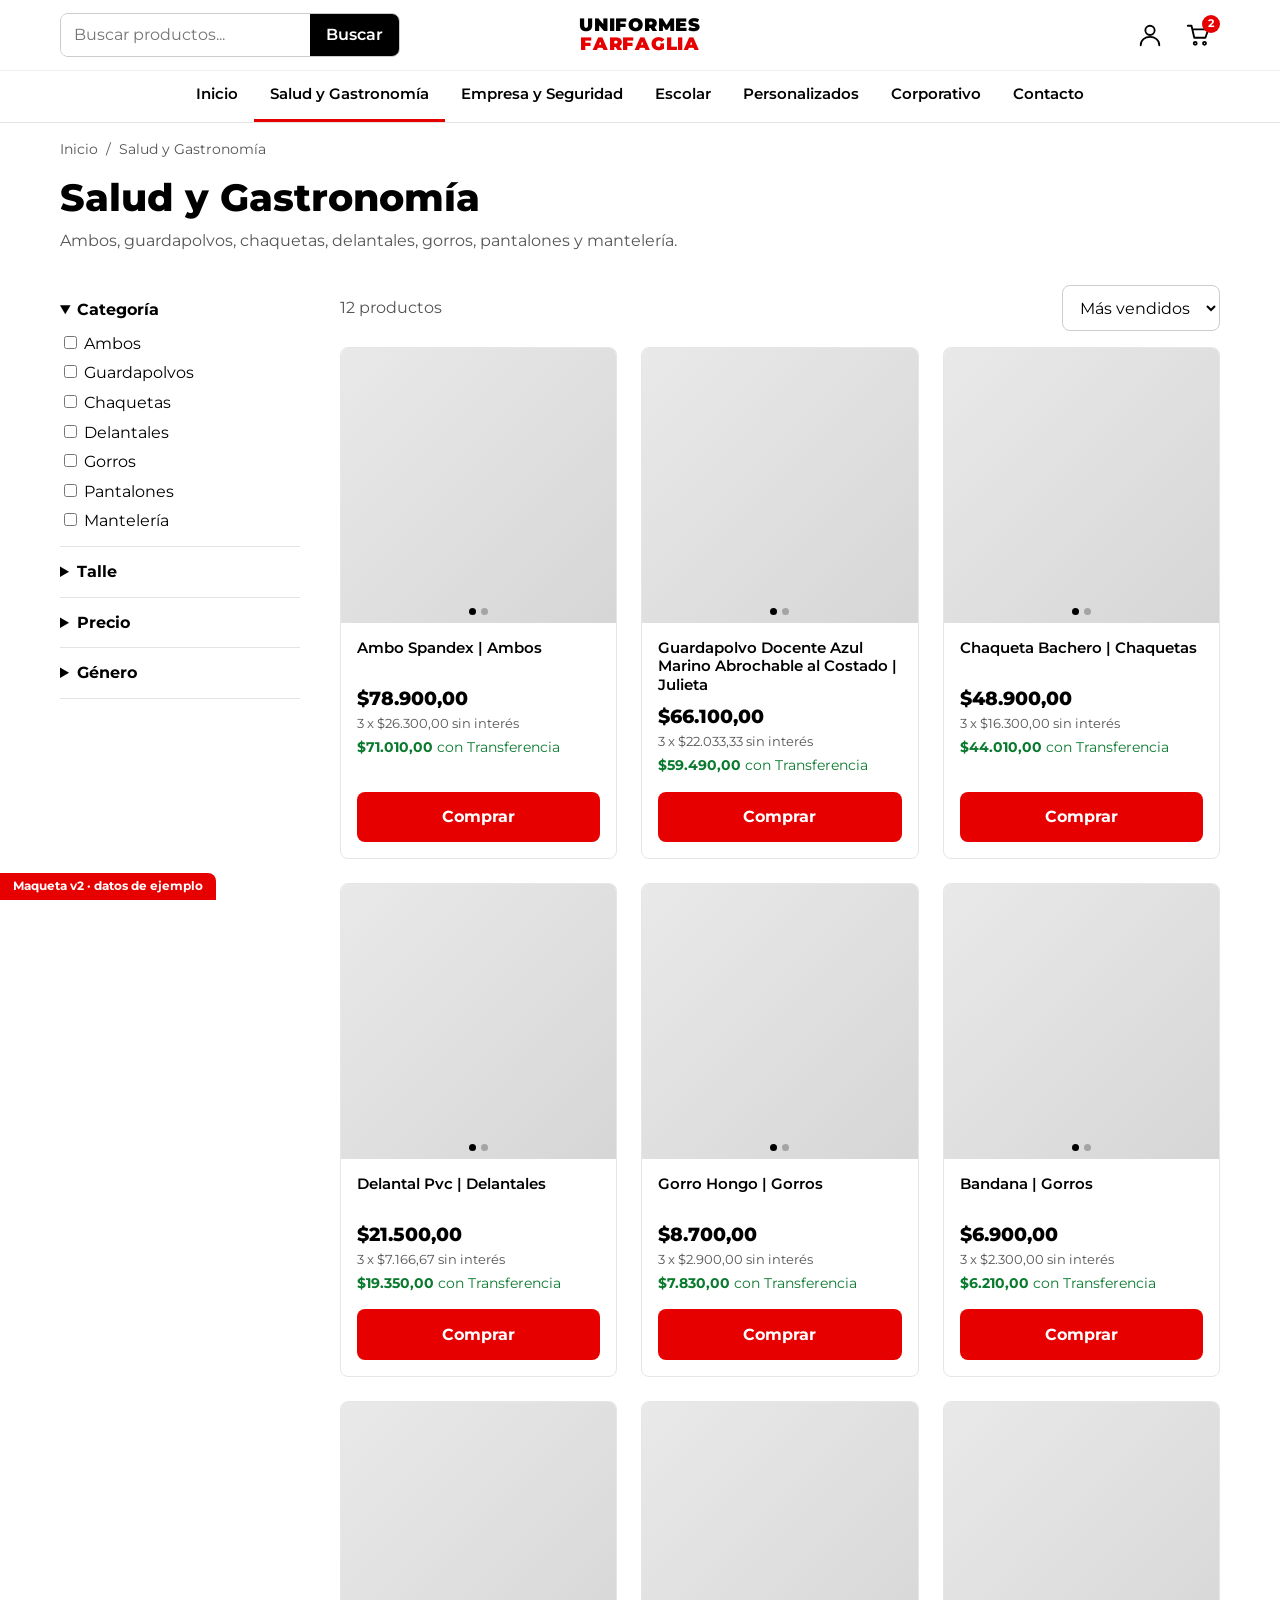
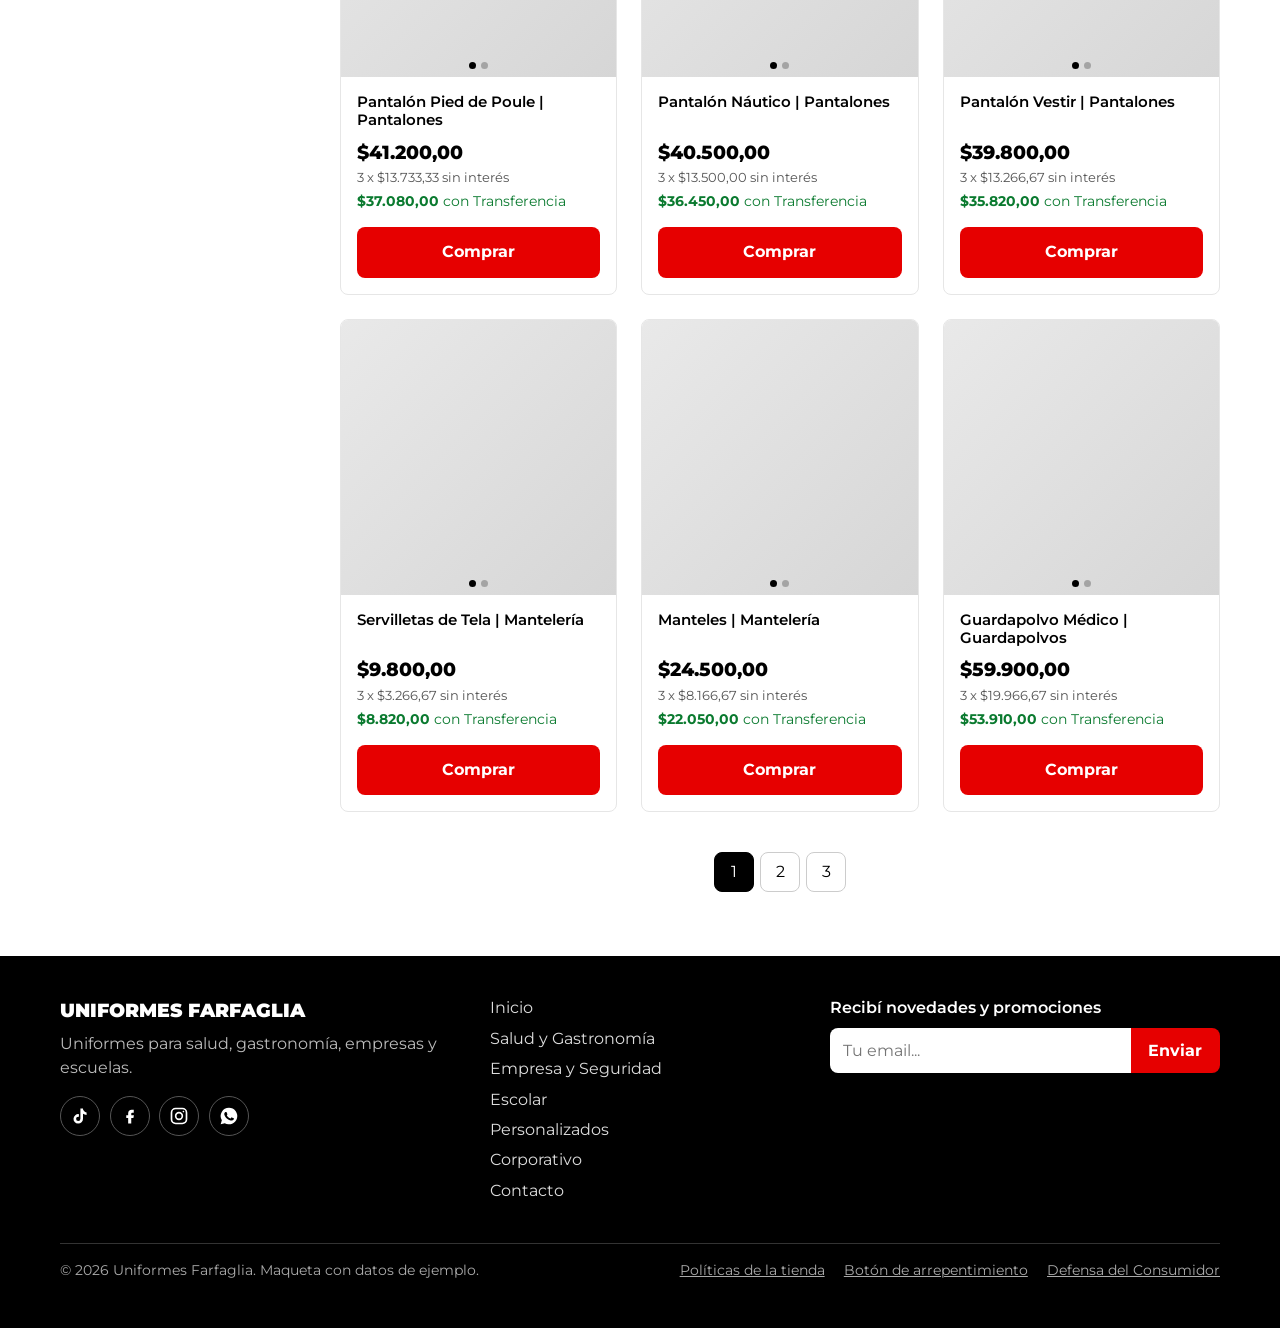
<file: salud-gastronomia.html>
<!DOCTYPE html>
<html lang="es-AR">
<head>
  <meta charset="UTF-8">
  <meta name="viewport" content="width=device-width, initial-scale=1">
  <title>Salud y Gastronomía | Uniformes Farfaglia</title>
  <meta name="description" content="Ambos, guardapolvos, chaquetas, delantales, gorros, pantalones y mantelería.">
  <meta name="robots" content="noindex, nofollow">
  <link rel="preconnect" href="https://fonts.googleapis.com">
  <link rel="preconnect" href="https://fonts.gstatic.com" crossorigin>
  <link href="https://fonts.googleapis.com/css2?family=Inter:wght@400;600;800&family=Montserrat:wght@400;500;600;700;800;900&display=swap" rel="stylesheet">
  <link rel="stylesheet" href="./css/tokens.css?v=2">
  <link rel="stylesheet" href="./css/base.css?v=2">
  <link rel="stylesheet" href="./css/style.css?v=2">
</head>
<body>
<a class="skip-link" href="#contenido">Ir al contenido</a>
<header class="site-header" id="top">
  <div class="header-top">
    <button class="icono-btn menu-toggle" type="button" aria-label="Abrir menú" aria-expanded="false" aria-controls="nav-principal"><svg viewBox="0 0 28 28" fill="none" stroke="currentColor" stroke-width="2.2" stroke-linecap="round" aria-hidden="true"><path d="M4 8h20M4 14h20M4 20h20"/></svg></button>
    <form class="buscador" role="search" data-demo-form data-demo-titulo="Búsqueda de ejemplo" data-demo-texto="En el sitio final, acá se mostrarían los resultados de tu búsqueda.">
      <label class="sr-only" for="buscar">Buscar productos</label>
      <input id="buscar" type="search" placeholder="Buscar productos..." autocomplete="off">
      <button type="submit">Buscar</button>
    </form>
    <a class="logo" href="./index.html" aria-label="Uniformes Farfaglia, ir al inicio"><span>Uniformes</span><span>Farfaglia</span></a>
    <div class="header-acciones">
      <a class="icono-btn" href="./mi-cuenta.html" aria-label="Mi cuenta"><svg viewBox="0 0 28 28" fill="none" stroke="currentColor" stroke-width="2" stroke-linecap="round" stroke-linejoin="round" aria-hidden="true"><circle cx="14" cy="9" r="5"/><path d="M4 25c0-5.5 4.5-9 10-9s10 3.5 10 9"/></svg></a>
      <a class="icono-btn" href="./carrito.html" aria-label="Carrito"><svg viewBox="0 0 28 28" fill="none" stroke="currentColor" stroke-width="2" stroke-linecap="round" stroke-linejoin="round" aria-hidden="true"><path d="M3 4h4l3 13h12l3-9H8"/><circle cx="11" cy="23" r="1.6"/><circle cx="21" cy="23" r="1.6"/></svg><span class="badge" data-cart-count>2</span></a>
    </div>
  </div>
  <nav class="nav-principal" id="nav-principal" aria-label="Principal"><ul><li><a href="./index.html">Inicio</a></li><li><a href="./salud-gastronomia.html" aria-current="page">Salud y Gastronomía</a></li><li><a href="./empresa-seguridad.html">Empresa y Seguridad</a></li><li><a href="./escolar.html">Escolar</a></li><li><a href="./personalizados.html">Personalizados</a></li><li><a href="./corporativo.html">Corporativo</a></li><li><a href="./contacto.html">Contacto</a></li></ul></nav>
</header>
<main id="contenido">
<nav class="migas contenedor" aria-label="Migas de pan"><a href="./index.html">Inicio</a><span aria-hidden="true">/</span><span>Salud y Gastronomía</span></nav>
<div class="contenedor cabecera-pagina"><h1>Salud y Gastronomía</h1><p>Ambos, guardapolvos, chaquetas, delantales, gorros, pantalones y mantelería.</p></div>
<div class="contenedor listado">
  <aside class="filtros" aria-label="Filtros">
    <details open><summary>Categoría</summary><ul><li><label><input type="checkbox"> Ambos</label></li><li><label><input type="checkbox"> Guardapolvos</label></li><li><label><input type="checkbox"> Chaquetas</label></li><li><label><input type="checkbox"> Delantales</label></li><li><label><input type="checkbox"> Gorros</label></li><li><label><input type="checkbox"> Pantalones</label></li><li><label><input type="checkbox"> Mantelería</label></li></ul></details>
    <details><summary>Talle</summary><div class="chips"><button class="chip" type="button" aria-pressed="false">XS</button><button class="chip" type="button" aria-pressed="false">S</button><button class="chip" type="button" aria-pressed="false">M</button><button class="chip" type="button" aria-pressed="false">L</button><button class="chip" type="button" aria-pressed="false">XL</button><button class="chip" type="button" aria-pressed="false">XXL</button></div></details>
    <details><summary>Precio</summary><div class="rango"><input type="number" placeholder="Mín." aria-label="Precio mínimo"><input type="number" placeholder="Máx." aria-label="Precio máximo"></div></details>
    <details><summary>Género</summary><ul><li><label><input type="radio" name="gen"> Hombre</label></li><li><label><input type="radio" name="gen"> Mujer</label></li><li><label><input type="radio" name="gen"> Unisex</label></li></ul></details>
  </aside>
  <section aria-label="Productos">
    <div class="barra-listado">
      <p>12 productos</p>
      <label class="sr-only" for="orden">Ordenar por</label>
      <select class="select" id="orden"><option>Más vendidos</option><option>Menor precio</option><option>Mayor precio</option><option>Nombre A-Z</option></select>
    </div>
    <div class="grid-productos"><article class="producto">
  <a class="producto-img" href="./producto.html" aria-label="Ver Ambo Spandex | Ambos"><div class="ph"></div><span class="dots-img" aria-hidden="true"><i class="on"></i><i></i></span></a>
  <div class="producto-info">
    <h3><a href="./producto.html">Ambo Spandex | Ambos</a></h3>
    <p class="p-precio">$78.900,00</p>
    <p class="p-cuotas">3 x $26.300,00 sin interés</p>
    <p class="p-transf"><strong>$71.010,00</strong> con Transferencia</p>
  </div>
  <button class="btn btn-rojo" type="button" data-add>Comprar</button>
</article><article class="producto">
  <a class="producto-img" href="./producto.html" aria-label="Ver Guardapolvo Docente Azul Marino Abrochable al Costado | Julieta"><div class="ph"></div><span class="dots-img" aria-hidden="true"><i class="on"></i><i></i></span></a>
  <div class="producto-info">
    <h3><a href="./producto.html">Guardapolvo Docente Azul Marino Abrochable al Costado | Julieta</a></h3>
    <p class="p-precio">$66.100,00</p>
    <p class="p-cuotas">3 x $22.033,33 sin interés</p>
    <p class="p-transf"><strong>$59.490,00</strong> con Transferencia</p>
  </div>
  <button class="btn btn-rojo" type="button" data-add>Comprar</button>
</article><article class="producto">
  <a class="producto-img" href="./producto.html" aria-label="Ver Chaqueta Bachero | Chaquetas"><div class="ph"></div><span class="dots-img" aria-hidden="true"><i class="on"></i><i></i></span></a>
  <div class="producto-info">
    <h3><a href="./producto.html">Chaqueta Bachero | Chaquetas</a></h3>
    <p class="p-precio">$48.900,00</p>
    <p class="p-cuotas">3 x $16.300,00 sin interés</p>
    <p class="p-transf"><strong>$44.010,00</strong> con Transferencia</p>
  </div>
  <button class="btn btn-rojo" type="button" data-add>Comprar</button>
</article><article class="producto">
  <a class="producto-img" href="./producto.html" aria-label="Ver Delantal Pvc | Delantales"><div class="ph"></div><span class="dots-img" aria-hidden="true"><i class="on"></i><i></i></span></a>
  <div class="producto-info">
    <h3><a href="./producto.html">Delantal Pvc | Delantales</a></h3>
    <p class="p-precio">$21.500,00</p>
    <p class="p-cuotas">3 x $7.166,67 sin interés</p>
    <p class="p-transf"><strong>$19.350,00</strong> con Transferencia</p>
  </div>
  <button class="btn btn-rojo" type="button" data-add>Comprar</button>
</article><article class="producto">
  <a class="producto-img" href="./producto.html" aria-label="Ver Gorro Hongo | Gorros"><div class="ph"></div><span class="dots-img" aria-hidden="true"><i class="on"></i><i></i></span></a>
  <div class="producto-info">
    <h3><a href="./producto.html">Gorro Hongo | Gorros</a></h3>
    <p class="p-precio">$8.700,00</p>
    <p class="p-cuotas">3 x $2.900,00 sin interés</p>
    <p class="p-transf"><strong>$7.830,00</strong> con Transferencia</p>
  </div>
  <button class="btn btn-rojo" type="button" data-add>Comprar</button>
</article><article class="producto">
  <a class="producto-img" href="./producto.html" aria-label="Ver Bandana | Gorros"><div class="ph"></div><span class="dots-img" aria-hidden="true"><i class="on"></i><i></i></span></a>
  <div class="producto-info">
    <h3><a href="./producto.html">Bandana | Gorros</a></h3>
    <p class="p-precio">$6.900,00</p>
    <p class="p-cuotas">3 x $2.300,00 sin interés</p>
    <p class="p-transf"><strong>$6.210,00</strong> con Transferencia</p>
  </div>
  <button class="btn btn-rojo" type="button" data-add>Comprar</button>
</article><article class="producto">
  <a class="producto-img" href="./producto.html" aria-label="Ver Pantalón Pied de Poule | Pantalones"><div class="ph"></div><span class="dots-img" aria-hidden="true"><i class="on"></i><i></i></span></a>
  <div class="producto-info">
    <h3><a href="./producto.html">Pantalón Pied de Poule | Pantalones</a></h3>
    <p class="p-precio">$41.200,00</p>
    <p class="p-cuotas">3 x $13.733,33 sin interés</p>
    <p class="p-transf"><strong>$37.080,00</strong> con Transferencia</p>
  </div>
  <button class="btn btn-rojo" type="button" data-add>Comprar</button>
</article><article class="producto">
  <a class="producto-img" href="./producto.html" aria-label="Ver Pantalón Náutico | Pantalones"><div class="ph"></div><span class="dots-img" aria-hidden="true"><i class="on"></i><i></i></span></a>
  <div class="producto-info">
    <h3><a href="./producto.html">Pantalón Náutico | Pantalones</a></h3>
    <p class="p-precio">$40.500,00</p>
    <p class="p-cuotas">3 x $13.500,00 sin interés</p>
    <p class="p-transf"><strong>$36.450,00</strong> con Transferencia</p>
  </div>
  <button class="btn btn-rojo" type="button" data-add>Comprar</button>
</article><article class="producto">
  <a class="producto-img" href="./producto.html" aria-label="Ver Pantalón Vestir | Pantalones"><div class="ph"></div><span class="dots-img" aria-hidden="true"><i class="on"></i><i></i></span></a>
  <div class="producto-info">
    <h3><a href="./producto.html">Pantalón Vestir | Pantalones</a></h3>
    <p class="p-precio">$39.800,00</p>
    <p class="p-cuotas">3 x $13.266,67 sin interés</p>
    <p class="p-transf"><strong>$35.820,00</strong> con Transferencia</p>
  </div>
  <button class="btn btn-rojo" type="button" data-add>Comprar</button>
</article><article class="producto">
  <a class="producto-img" href="./producto.html" aria-label="Ver Servilletas de Tela | Mantelería"><div class="ph"></div><span class="dots-img" aria-hidden="true"><i class="on"></i><i></i></span></a>
  <div class="producto-info">
    <h3><a href="./producto.html">Servilletas de Tela | Mantelería</a></h3>
    <p class="p-precio">$9.800,00</p>
    <p class="p-cuotas">3 x $3.266,67 sin interés</p>
    <p class="p-transf"><strong>$8.820,00</strong> con Transferencia</p>
  </div>
  <button class="btn btn-rojo" type="button" data-add>Comprar</button>
</article><article class="producto">
  <a class="producto-img" href="./producto.html" aria-label="Ver Manteles | Mantelería"><div class="ph"></div><span class="dots-img" aria-hidden="true"><i class="on"></i><i></i></span></a>
  <div class="producto-info">
    <h3><a href="./producto.html">Manteles | Mantelería</a></h3>
    <p class="p-precio">$24.500,00</p>
    <p class="p-cuotas">3 x $8.166,67 sin interés</p>
    <p class="p-transf"><strong>$22.050,00</strong> con Transferencia</p>
  </div>
  <button class="btn btn-rojo" type="button" data-add>Comprar</button>
</article><article class="producto">
  <a class="producto-img" href="./producto.html" aria-label="Ver Guardapolvo Médico | Guardapolvos"><div class="ph"></div><span class="dots-img" aria-hidden="true"><i class="on"></i><i></i></span></a>
  <div class="producto-info">
    <h3><a href="./producto.html">Guardapolvo Médico | Guardapolvos</a></h3>
    <p class="p-precio">$59.900,00</p>
    <p class="p-cuotas">3 x $19.966,67 sin interés</p>
    <p class="p-transf"><strong>$53.910,00</strong> con Transferencia</p>
  </div>
  <button class="btn btn-rojo" type="button" data-add>Comprar</button>
</article></div>
    <nav class="paginacion" aria-label="Paginación"><a href="#" aria-current="page">1</a><a href="#">2</a><a href="#">3</a></nav>
  </section>
</div>
</main>
<footer class="site-footer">
  <div class="footer-grid">
    <div>
      <p class="footer-marca">Uniformes Farfaglia</p>
      <p class="footer-desc">Uniformes para salud, gastronomía, empresas y escuelas.</p>
      <div class="redes">
        <a href="#" aria-label="TikTok"><svg viewBox="0 0 24 24" fill="currentColor" aria-hidden="true"><path d="M16.6 5.8A4.3 4.3 0 0 1 15.5 3h-3v12.4a2.6 2.6 0 1 1-2.6-2.6c.3 0 .5 0 .8.1V9.8a5.7 5.7 0 1 0 4.9 5.6V9.3a7.3 7.3 0 0 0 4.3 1.4V7.7a4.3 4.3 0 0 1-3.3-1.9z"/></svg></a>
        <a href="#" aria-label="Facebook"><svg viewBox="0 0 24 24" fill="currentColor" aria-hidden="true"><path d="M14 8h2.5V4.5H14C11.5 4.5 9.8 6.2 9.8 8.7V11H7.5v3.5h2.3V21H13.5v-6.5h2.6l.6-3.5h-3.2V9.1c0-.6.4-1.1 1.1-1.1z"/></svg></a>
        <a href="#" aria-label="Instagram"><svg viewBox="0 0 24 24" fill="none" stroke="currentColor" stroke-width="2" aria-hidden="true"><rect x="3" y="3" width="18" height="18" rx="5"/><circle cx="12" cy="12" r="4"/><circle cx="17.3" cy="6.7" r="1" fill="currentColor" stroke="none"/></svg></a>
        <a href="https://wa.me/5491173076109" aria-label="WhatsApp"><svg viewBox="0 0 24 24" fill="currentColor" aria-hidden="true"><path d="M12 2a10 10 0 0 0-8.6 15.1L2 22l5-1.3A10 10 0 1 0 12 2zm5.2 14.2c-.2.6-1.3 1.2-1.8 1.2-.5.1-1 .2-3.3-.7-2.8-1.2-4.6-4-4.7-4.2-.1-.2-1.1-1.5-1.1-2.8s.7-2 1-2.3c.2-.3.5-.3.7-.3h.5c.2 0 .4 0 .6.5l.9 2.1c.1.2.1.4 0 .5l-.4.6c-.1.2-.3.3-.1.6.2.3.8 1.3 1.7 2.1 1.1 1 2 1.3 2.3 1.4.3.1.4.1.6-.1l.8-1c.2-.2.4-.2.6-.1l2 .9c.3.1.5.2.5.3.1.2.1.8-.1 1.4z"/></svg></a>
      </div>
    </div>
    <nav class="footer-nav" aria-label="Pie de página"><a href="./index.html">Inicio</a><a href="./salud-gastronomia.html">Salud y Gastronomía</a><a href="./empresa-seguridad.html">Empresa y Seguridad</a><a href="./escolar.html">Escolar</a><a href="./personalizados.html">Personalizados</a><a href="./corporativo.html">Corporativo</a><a href="./contacto.html">Contacto</a></nav>
    <form class="footer-sub" data-demo-form data-demo-titulo="Suscripción de ejemplo" data-demo-texto="En el sitio final, acá se registraría tu email para recibir novedades.">
      <label for="email-sub">Recibí novedades y promociones</label>
      <div class="suscribir">
        <input id="email-sub" type="email" placeholder="Tu email..." required>
        <button type="submit">Enviar</button>
      </div>
    </form>
  </div>
  <div class="footer-legal">
    <p>© 2026 Uniformes Farfaglia. Maqueta con datos de ejemplo.</p>
    <nav aria-label="Legal">
      <a href="./politicas.html">Políticas de la tienda</a>
      <a href="./politicas.html#arrepentimiento">Botón de arrepentimiento</a>
      <a href="./politicas.html#defensa-consumidor">Defensa del Consumidor</a>
    </nav>
  </div>
</footer>
<div class="ribbon-demo" aria-hidden="true">Maqueta v2 · datos de ejemplo</div>
<dialog class="dlg" id="dlg-demo" aria-labelledby="dlg-titulo">
  <h2 id="dlg-titulo" data-dlg-titulo>Esto es una maqueta</h2>
  <p data-dlg-texto>Esta acción no envía datos.</p>
  <button class="btn btn-rojo" type="button" data-dlg-cerrar>Entendido</button>
</dialog>
<script src="./js/main.js?v=2" defer></script>
</body>
</html>
</file>
<file: css/tokens.css>
/* Variables de diseño.
   Valores PROVISORIOS: se ajustan con los exactos del Figma
   cuando armemos el header. */
:root {
  /* Color */
  --color-negro: #000000;
  --color-blanco: #ffffff;
  --color-rojo: #e60000;
  --color-gris-fondo: #f4f4f4;
  --color-gris-texto: #555555;

  /* Tipografía */
  --fuente-base: "Montserrat", system-ui, -apple-system, "Segoe UI", Roboto, Arial, sans-serif;

  /* Espaciado */
  --espacio-1: 0.5rem;
  --espacio-2: 1rem;
  --espacio-3: 1.5rem;
  --espacio-4: 2.5rem;
  --espacio-5: 4rem;

  /* Layout (el diseño de Figma tiene 1363 px de ancho, contenido ~1163 px) */
  --ancho-contenido: 1160px;
  --radio: 8px;
}
</file>
<file: css/base.css>
*, *::before, *::after { box-sizing: border-box; }

html { scroll-behavior: smooth; }

@media (prefers-reduced-motion: reduce) {
  html { scroll-behavior: auto; }
}

body {
  margin: 0;
  font-family: var(--fuente-base);
  color: var(--color-negro);
  background: var(--color-blanco);
  line-height: 1.5;
  -webkit-font-smoothing: antialiased;
}

img, svg { max-width: 100%; display: block; }

a { color: inherit; }

:focus-visible {
  outline: 3px solid var(--color-rojo);
  outline-offset: 2px;
}

.contenedor {
  width: min(100% - 2rem, var(--ancho-contenido));
  margin-inline: auto;
}

.sr-only {
  position: absolute;
  width: 1px;
  height: 1px;
  overflow: hidden;
  clip: rect(0 0 0 0);
  white-space: nowrap;
}
</file>
<file: css/style.css>
/* Estilos de la maqueta Uniformes Farfaglia */

/* ---------- Utilidades y base ---------- */
.skip-link { position: absolute; left: -999px; top: 0; background: var(--color-negro); color: #fff; padding: .6rem 1rem; z-index: 100; }
.skip-link:focus { left: 0; }
h1, h2, h3 { line-height: 1.2; margin: 0 0 var(--espacio-1); }
h1 { font-size: clamp(1.6rem, 3vw, 2.4rem); font-weight: 800; }
h2 { font-size: 1.25rem; font-weight: 700; }
h3 { font-size: 1rem; font-weight: 600; }
p { margin: 0 0 var(--espacio-1); }
button, input, select, textarea { font: inherit; }

.ph { background: linear-gradient(135deg, #e9e9e9, #d6d6d6); display: block; width: 100%; height: 100%; }
.placeholder { min-height: 60vh; display: grid; place-content: center; text-align: center; gap: var(--espacio-1); padding: var(--espacio-4); }

/* ---------- Botones ---------- */
.btn { display: inline-flex; align-items: center; justify-content: center; gap: .5rem; padding: .7rem 1.4rem; border: 2px solid transparent; border-radius: var(--radio); font-weight: 700; text-decoration: none; cursor: pointer; text-align: center; transition: background .15s, color .15s; }
.btn-rojo { background: var(--color-rojo); color: #fff; }
.btn-rojo:hover { background: #b80000; }
.btn-borde { background: transparent; border-color: var(--color-negro); color: var(--color-negro); }
.btn-borde:hover { background: var(--color-negro); color: #fff; }
.btn-grande { padding: .9rem 1.8rem; font-size: 1.05rem; }
.btn-bloque { display: flex; width: 100%; }

/* ---------- Header ---------- */
.site-header { background: #fff; border-bottom: 1px solid #e3e3e3; position: sticky; top: 0; z-index: 50; }
.header-top { display: grid; grid-template-columns: 1fr auto 1fr; align-items: center; gap: var(--espacio-2); width: min(100% - 2rem, var(--ancho-contenido)); margin-inline: auto; padding: .8rem 0; }
.logo { text-decoration: none; text-align: center; font-weight: 900; text-transform: uppercase; line-height: 1; letter-spacing: .04em; display: grid; font-size: 1.15rem; }
.logo span:last-child { color: var(--color-rojo); }
.header-acciones { display: flex; justify-content: flex-end; gap: .25rem; }
.icono-btn { position: relative; display: inline-grid; place-items: center; width: 44px; height: 44px; border: 0; background: none; color: inherit; cursor: pointer; border-radius: 50%; text-decoration: none; }
.icono-btn:hover { background: var(--color-gris-fondo); }
.icono-btn svg { width: 26px; height: 26px; }
.badge { position: absolute; top: 2px; right: 0; min-width: 18px; height: 18px; padding: 0 5px; border-radius: 9px; background: var(--color-rojo); color: #fff; font-size: .7rem; font-weight: 700; display: grid; place-items: center; }
.menu-toggle { display: none; }
.buscador { display: flex; max-width: 340px; border: 1.5px solid #ccc; border-radius: var(--radio); overflow: hidden; }
.buscador input { flex: 1; min-width: 0; border: 0; padding: .55rem .8rem; outline: 0; }
.buscador button { border: 0; background: var(--color-negro); color: #fff; padding: 0 1rem; cursor: pointer; font-weight: 600; }
.buscador:focus-within { border-color: var(--color-negro); }

.nav-principal { border-top: 1px solid #eee; }
.nav-principal ul { list-style: none; margin: 0 auto; padding: 0; display: flex; justify-content: center; flex-wrap: wrap; width: min(100% - 2rem, var(--ancho-contenido)); }
.nav-principal a { display: block; padding: .8rem 1rem; text-decoration: none; font-weight: 600; font-size: .95rem; border-bottom: 3px solid transparent; }
.nav-principal a:hover, .nav-principal a[aria-current="page"] { border-bottom-color: var(--color-rojo); }

/* ---------- Footer ---------- */
.site-footer { background: var(--color-negro); color: #fff; margin-top: var(--espacio-5); padding-top: var(--espacio-4); }
.footer-grid { width: min(100% - 2rem, var(--ancho-contenido)); margin-inline: auto; display: grid; grid-template-columns: 1.3fr 1fr 1.3fr; gap: var(--espacio-4); }
.footer-marca { font-weight: 900; font-size: 1.2rem; text-transform: uppercase; margin-bottom: .4rem; }
.footer-desc { color: #bbb; }
.redes { display: flex; gap: .6rem; margin-top: var(--espacio-2); }
.redes a { width: 40px; height: 40px; display: grid; place-items: center; border: 1px solid #555; border-radius: 50%; }
.redes a:hover { background: var(--color-rojo); border-color: var(--color-rojo); }
.redes svg { width: 20px; height: 20px; }
.footer-nav { display: grid; gap: .4rem; align-content: start; }
.footer-nav a { text-decoration: none; color: #ddd; }
.footer-nav a:hover { color: #fff; text-decoration: underline; }
.footer-sub label { display: block; font-weight: 600; margin-bottom: .5rem; }
.suscribir { display: flex; }
.suscribir input { flex: 1; min-width: 0; padding: .65rem .8rem; border: 0; border-radius: var(--radio) 0 0 var(--radio); }
.suscribir button { border: 0; background: var(--color-rojo); color: #fff; padding: 0 1.1rem; font-weight: 700; border-radius: 0 var(--radio) var(--radio) 0; cursor: pointer; }
.footer-legal { width: min(100% - 2rem, var(--ancho-contenido)); margin: var(--espacio-4) auto 0; padding: var(--espacio-2) 0 var(--espacio-4); border-top: 1px solid #333; display: flex; justify-content: space-between; flex-wrap: wrap; gap: 1rem; font-size: .85rem; color: #aaa; }
.footer-legal nav { display: flex; gap: 1.2rem; flex-wrap: wrap; }
.footer-legal a:hover { color: #fff; }

.ribbon-demo { position: fixed; left: 0; bottom: 0; background: var(--color-rojo); color: #fff; font-size: .72rem; font-weight: 700; padding: .3rem .8rem; border-radius: 0 var(--radio) 0 0; z-index: 60; pointer-events: none; }

/* ---------- Estructura de páginas ---------- */
.migas { display: flex; flex-wrap: wrap; gap: .5rem; padding: var(--espacio-2) 0; font-size: .85rem; color: var(--color-gris-texto); }
.migas a { text-decoration: none; }
.migas a:hover { text-decoration: underline; }
.cabecera-pagina { padding-bottom: var(--espacio-3); }
.cabecera-pagina p { color: var(--color-gris-texto); }
.seccion { padding: var(--espacio-5) 0; }
.seccion.gris, .gris { background: var(--color-gris-fondo); }
.titulo-seccion { font-size: 1.6rem; font-weight: 800; text-align: center; margin-bottom: var(--espacio-4); }

/* ---------- Hero / bandas ---------- */
.hero { background: linear-gradient(120deg, #111 0%, #2a2a2a 100%); color: #fff; padding: var(--espacio-5) 0; }
.hero .contenedor { display: grid; gap: var(--espacio-2); justify-items: start; max-width: 760px; margin-left: max(1rem, calc((100% - var(--ancho-contenido)) / 2)); }
.hero h1 { font-size: clamp(2rem, 5vw, 3.4rem); font-weight: 900; }
.hero p { font-size: 1.15rem; color: #ddd; max-width: 52ch; }
.banda-oscura { background: var(--color-negro); color: #fff; padding: var(--espacio-5) 0; }
.banda-oscura p { color: #ccc; max-width: 60ch; margin-bottom: var(--espacio-3); font-size: 1.1rem; }

.categorias { display: grid; grid-template-columns: repeat(4, 1fr); gap: var(--espacio-2); }
.categoria { position: relative; aspect-ratio: 4 / 5; border-radius: var(--radio); overflow: hidden; text-decoration: none; color: #fff; display: flex; align-items: flex-end; background: linear-gradient(160deg, #3a3a3a, #111); }
.categoria:nth-child(2) { background: linear-gradient(160deg, #1f2a44, #0b1020); }
.categoria:nth-child(3) { background: linear-gradient(160deg, #e60000, #7a0000); }
.categoria:nth-child(4) { background: linear-gradient(160deg, #2e6b3a, #0f2a15); }
.categoria span { padding: var(--espacio-2); font-weight: 800; font-size: 1.15rem; width: 100%; background: linear-gradient(transparent, rgba(0,0,0,.55)); }
.categoria:hover { transform: translateY(-3px); box-shadow: 0 8px 20px rgba(0,0,0,.25); }

.grid-info { display: grid; grid-template-columns: repeat(3, 1fr); gap: var(--espacio-3); }
.grid-info.cuatro { grid-template-columns: repeat(4, 1fr); }
.tarjeta-info { background: #fff; border: 1px solid #e3e3e3; border-radius: var(--radio); padding: var(--espacio-3); border-top: 4px solid var(--color-rojo); }
.gris .tarjeta-info { border-color: #e3e3e3; border-top-color: var(--color-rojo); }
.tarjeta-info p { color: var(--color-gris-texto); margin: 0; }
.rubros { list-style: none; margin: 0; padding: 0; display: flex; flex-wrap: wrap; justify-content: center; gap: .7rem; }
.rubros li { background: #fff; border: 1px solid #ddd; border-radius: 999px; padding: .5rem 1.3rem; font-weight: 600; }
.pasos { list-style: none; counter-reset: paso; margin: 0; padding: 0; display: grid; grid-template-columns: repeat(auto-fit, minmax(200px, 1fr)); gap: var(--espacio-3); }
.pasos li { counter-increment: paso; background: #fff; border-radius: var(--radio); padding: var(--espacio-3); position: relative; }
.pasos li::before { content: counter(paso); display: grid; place-items: center; width: 36px; height: 36px; border-radius: 50%; background: var(--color-rojo); color: #fff; font-weight: 800; margin-bottom: .7rem; }
.pasos p { color: var(--color-gris-texto); margin: 0; }

/* ---------- Productos ---------- */
.grid-productos { display: grid; grid-template-columns: repeat(4, 1fr); gap: var(--espacio-3); }
.listado .grid-productos { grid-template-columns: repeat(3, 1fr); }
.producto { display: flex; flex-direction: column; background: #fff; border: 1px solid #e6e6e6; border-radius: var(--radio); overflow: hidden; }
.producto-img { position: relative; display: block; aspect-ratio: 1 / 1; }
.dots-img { position: absolute; bottom: 8px; left: 0; right: 0; display: flex; justify-content: center; gap: 5px; }
.dots-img i { width: 7px; height: 7px; border-radius: 50%; background: rgba(0,0,0,.25); }
.dots-img i.on { background: var(--color-negro); }
.producto-info { padding: var(--espacio-2); flex: 1; }
.producto-info h3 { font-size: .95rem; font-weight: 600; min-height: 2.4em; }
.producto-info h3 a { text-decoration: none; }
.producto-info h3 a:hover { text-decoration: underline; }
.p-precio { font-size: 1.2rem; font-weight: 800; margin: .5rem 0 .1rem; }
.p-cuotas { font-size: .82rem; color: var(--color-gris-texto); margin: 0; }
.p-transf { font-size: .85rem; margin: .2rem 0 0; color: #0a7a2f; }
.producto > .btn { margin: 0 var(--espacio-2) var(--espacio-2); }

/* ---------- Listado con filtros ---------- */
.listado { display: grid; grid-template-columns: 240px 1fr; gap: var(--espacio-4); align-items: start; }
.filtros details { border-bottom: 1px solid #e3e3e3; padding: .8rem 0; }
.filtros summary { font-weight: 700; cursor: pointer; }
.filtros ul { list-style: none; margin: .6rem 0 0; padding: 0; display: grid; gap: .35rem; }
.filtros label { cursor: pointer; }
.chips, .tallas { display: flex; flex-wrap: wrap; gap: .4rem; margin-top: .6rem; }
.chip { min-width: 44px; padding: .4rem .8rem; border: 1.5px solid #ccc; background: #fff; border-radius: var(--radio); cursor: pointer; font-weight: 600; }
.chip:hover { border-color: var(--color-negro); }
.chip[aria-pressed="true"] { background: var(--color-negro); color: #fff; border-color: var(--color-negro); }
.rango { display: flex; gap: .5rem; margin-top: .6rem; }
.rango input { width: 100%; min-width: 0; padding: .5rem; border: 1.5px solid #ccc; border-radius: var(--radio); }
.barra-listado { display: flex; justify-content: space-between; align-items: center; margin-bottom: var(--espacio-2); }
.barra-listado p { margin: 0; color: var(--color-gris-texto); }
.paginacion { display: flex; justify-content: center; gap: .4rem; margin-top: var(--espacio-4); }
.paginacion a, .paginacion button, .paginacion span { min-width: 40px; height: 40px; display: grid; place-items: center; border: 1.5px solid #ccc; border-radius: var(--radio); background: #fff; text-decoration: none; cursor: pointer; }
.paginacion [aria-current] { background: var(--color-negro); color: #fff; border-color: var(--color-negro); }

/* ---------- Formularios ---------- */
.campo { display: grid; gap: .3rem; margin-bottom: var(--espacio-2); }
.campo label { font-weight: 600; font-size: .9rem; }
.input, .select { width: 100%; padding: .7rem .8rem; border: 1.5px solid #ccc; border-radius: var(--radio); background: #fff; }
.input:focus, .select:focus { border-color: var(--color-negro); outline: 0; }
.select { width: auto; }
.campo .select { width: 100%; }
textarea.input { resize: vertical; }
.grid-form { display: grid; grid-template-columns: 1fr 1fr; gap: 0 var(--espacio-2); }
.grid-form .ancho { grid-column: 1 / -1; }
.bloque-form { margin-bottom: var(--espacio-4); }
.bloque-form h2 { margin-bottom: var(--espacio-2); padding-bottom: .5rem; border-bottom: 2px solid var(--color-negro); }
.check { display: flex; gap: .5rem; align-items: center; cursor: pointer; }
.opciones-radio { display: grid; gap: .6rem; }
.opcion-radio { display: flex; justify-content: space-between; align-items: center; gap: 1rem; padding: .9rem 1rem; border: 1.5px solid #ccc; border-radius: var(--radio); cursor: pointer; }
.opcion-radio:has(input:checked) { border-color: var(--color-negro); background: var(--color-gris-fondo); }
.opcion-radio small { color: var(--color-gris-texto); }
.aviso-demo { font-size: .82rem; color: var(--color-gris-texto); margin-top: .8rem; }
.caja { background: #fff; border: 1px solid #e3e3e3; border-radius: var(--radio); padding: var(--espacio-3); }
.dos-col { display: grid; grid-template-columns: 1fr 1fr; gap: var(--espacio-3); align-items: start; }
.lista-contacto { margin: 0; display: grid; gap: var(--espacio-2); }
.lista-contacto dt { font-weight: 700; font-size: .85rem; text-transform: uppercase; color: var(--color-gris-texto); }
.lista-contacto dd { margin: 0; }
.texto-legal { max-width: 800px; }
.texto-legal h2 { margin-top: var(--espacio-4); }

/* ---------- Ficha de producto ---------- */
.ficha { display: grid; grid-template-columns: 1.1fr 1fr; gap: var(--espacio-4); align-items: start; }
.galeria { display: grid; grid-template-columns: 80px 1fr; gap: var(--espacio-1); }
.miniaturas { display: grid; gap: var(--espacio-1); align-content: start; }
.miniaturas button { padding: 0; border: 2px solid transparent; border-radius: var(--radio); overflow: hidden; cursor: pointer; aspect-ratio: 1; background: none; }
.miniaturas button[aria-current="true"] { border-color: var(--color-negro); }
.galeria-principal { aspect-ratio: 1; border-radius: var(--radio); }
.ficha-cod { color: var(--color-gris-texto); font-size: .9rem; }
.ficha-precio { font-size: 2rem; font-weight: 800; margin: var(--espacio-1) 0 0; }
.ficha-cuotas { color: var(--color-gris-texto); margin: 0; }
.ficha-transf { color: #0a7a2f; }
.opcion { margin: var(--espacio-3) 0; }
.opcion h2 { font-size: 1rem; }
.swatches { display: flex; gap: .5rem; flex-wrap: wrap; }
.swatch { width: 36px; height: 36px; border-radius: 50%; border: 2px solid #ccc; cursor: pointer; padding: 0; }
.swatch[aria-pressed="true"] { outline: 3px solid var(--color-negro); outline-offset: 2px; }
.fila-compra { display: flex; gap: var(--espacio-1); align-items: stretch; }
.fila-compra .btn { flex: 1; }
.cantidad { display: inline-flex; border: 1.5px solid #ccc; border-radius: var(--radio); overflow: hidden; }
.cantidad button { width: 40px; border: 0; background: var(--color-gris-fondo); cursor: pointer; font-size: 1.2rem; }
.cantidad input { width: 52px; border: 0; text-align: center; -moz-appearance: textfield; }
.cantidad input::-webkit-outer-spin-button, .cantidad input::-webkit-inner-spin-button { -webkit-appearance: none; }
.envio-calc { margin-top: var(--espacio-4); padding: var(--espacio-2); background: var(--color-gris-fondo); border-radius: var(--radio); }
.envio-calc form { display: flex; gap: .5rem; }
.envio-calc .input { flex: 1; }
.resultado { margin: .6rem 0 0; font-weight: 600; }
.tabs { margin-top: var(--espacio-5); }
.tablist { display: flex; gap: .3rem; border-bottom: 2px solid #e3e3e3; flex-wrap: wrap; }
.tablist button { border: 0; background: none; padding: .8rem 1.2rem; font-weight: 700; cursor: pointer; border-bottom: 3px solid transparent; margin-bottom: -2px; }
.tablist button[aria-selected="true"] { border-bottom-color: var(--color-rojo); }
.tabpanel { padding: var(--espacio-3) 0; }
.tabpanel[hidden] { display: none; }
.tabla { border-collapse: collapse; width: 100%; max-width: 500px; }
.tabla th, .tabla td { border: 1px solid #ddd; padding: .6rem .8rem; text-align: left; }
.tabla th { background: var(--color-gris-fondo); }

/* ---------- Carrito y checkout ---------- */
.carrito, .checkout { display: grid; grid-template-columns: 1fr 360px; gap: var(--espacio-4); align-items: start; }
.item-carrito { display: grid; grid-template-columns: 90px 1fr auto; gap: var(--espacio-2); padding: var(--espacio-2) 0; border-bottom: 1px solid #e3e3e3; align-items: center; }
.item-carrito .ph { width: 90px; height: 90px; border-radius: var(--radio); }
.item-carrito h2 { font-size: 1rem; }
.item-carrito h2 a { text-decoration: none; }
.meta { color: var(--color-gris-texto); font-size: .88rem; }
.derecha { display: grid; justify-items: end; gap: .5rem; }
.subtotal { font-weight: 800; font-size: 1.1rem; }
.quitar { border: 0; background: none; color: var(--color-rojo); cursor: pointer; text-decoration: underline; }
.vacio { padding: var(--espacio-4); text-align: center; background: var(--color-gris-fondo); border-radius: var(--radio); }
[hidden] { display: none !important; }
.progreso-envio { margin-bottom: var(--espacio-2); font-size: .9rem; }
.barra { height: 8px; background: #e3e3e3; border-radius: 4px; margin-top: .4rem; overflow: hidden; }
.barra i { display: block; height: 100%; width: 0; background: var(--color-rojo); transition: width .3s; }
.resumen { background: var(--color-gris-fondo); border-radius: var(--radio); padding: var(--espacio-3); position: sticky; top: 140px; }
.resumen dl { margin: 0 0 var(--espacio-2); }
.resumen .fila { display: flex; justify-content: space-between; gap: 1rem; padding: .4rem 0; }
.resumen dd { margin: 0; font-weight: 600; }
.resumen .total { border-top: 2px solid var(--color-negro); margin-top: .5rem; padding-top: .8rem; font-size: 1.2rem; font-weight: 800; }
.nota { font-size: .88rem; color: #0a7a2f; }

/* ---------- Diálogo ---------- */
.dlg { border: 0; border-radius: var(--radio); padding: var(--espacio-4); max-width: 420px; box-shadow: 0 20px 60px rgba(0,0,0,.35); }
.dlg::backdrop { background: rgba(0,0,0,.55); }
.dlg .btn { margin-top: var(--espacio-2); }

/* ---------- Responsive ---------- */
@media (max-width: 1000px) {
  .grid-productos, .listado .grid-productos { grid-template-columns: repeat(2, 1fr); }
  .categorias, .grid-info.cuatro { grid-template-columns: repeat(2, 1fr); }
  .listado { grid-template-columns: 1fr; }
  .ficha, .carrito, .checkout, .dos-col { grid-template-columns: 1fr; }
  .resumen { position: static; }
  .footer-grid { grid-template-columns: 1fr 1fr; }
}
@media (max-width: 720px) {
  .header-top { grid-template-columns: auto 1fr auto; grid-template-areas: "menu logo acc" "busq busq busq"; }
  .menu-toggle { display: inline-grid; grid-area: menu; }
  .logo { grid-area: logo; }
  .header-acciones { grid-area: acc; }
  .buscador { grid-area: busq; max-width: none; }
  .nav-principal { display: none; }
  .nav-principal.abierto { display: block; }
  .nav-principal ul { flex-direction: column; }
  .grid-info, .grid-info.cuatro, .grid-form { grid-template-columns: 1fr; }
  .footer-grid { grid-template-columns: 1fr; }
  .galeria { grid-template-columns: 1fr; }
  .miniaturas { grid-auto-flow: column; grid-auto-columns: 64px; order: 2; }
  .item-carrito { grid-template-columns: 72px 1fr; }
  .item-carrito .ph { width: 72px; height: 72px; }
  .derecha { grid-column: 1 / -1; grid-auto-flow: column; justify-content: space-between; justify-items: start; }
}
@media (max-width: 480px) {
  .grid-productos, .listado .grid-productos { grid-template-columns: 1fr 1fr; gap: var(--espacio-1); }
  .categorias { grid-template-columns: 1fr 1fr; }
}
</file>
